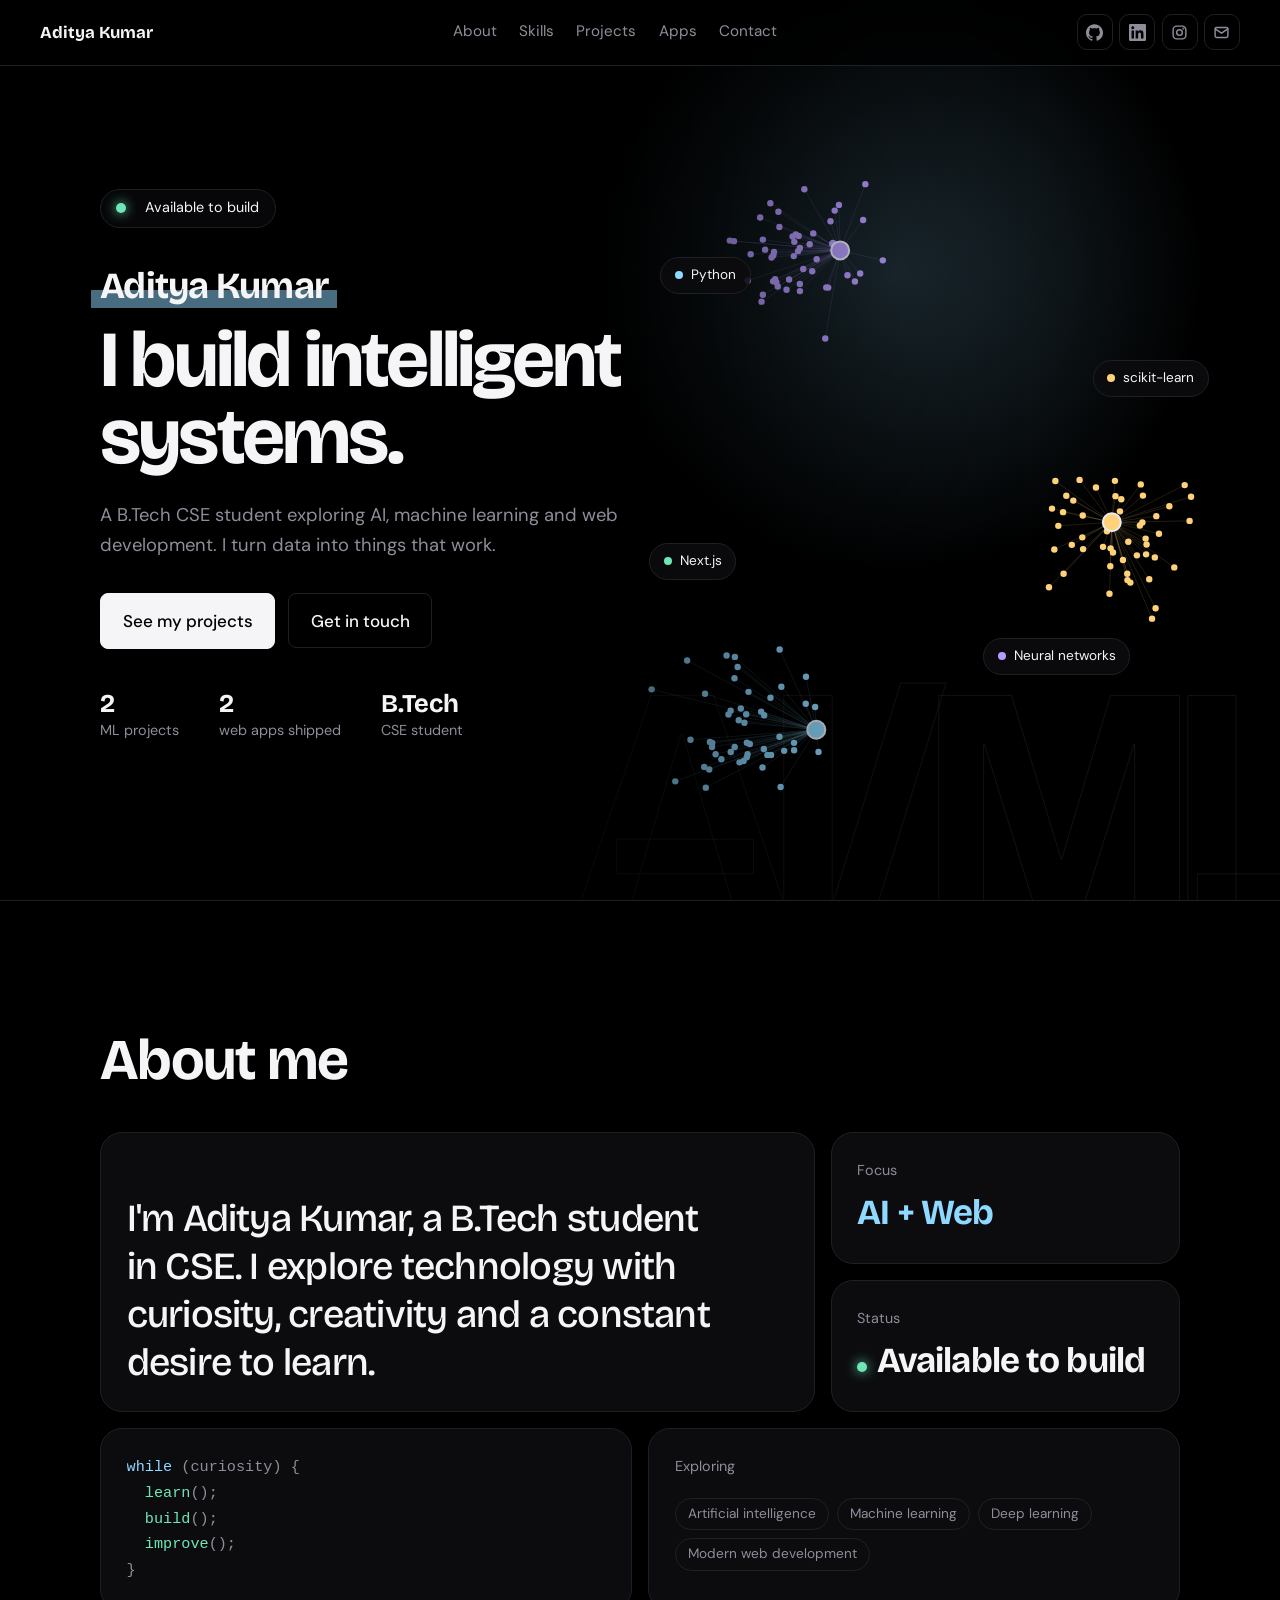
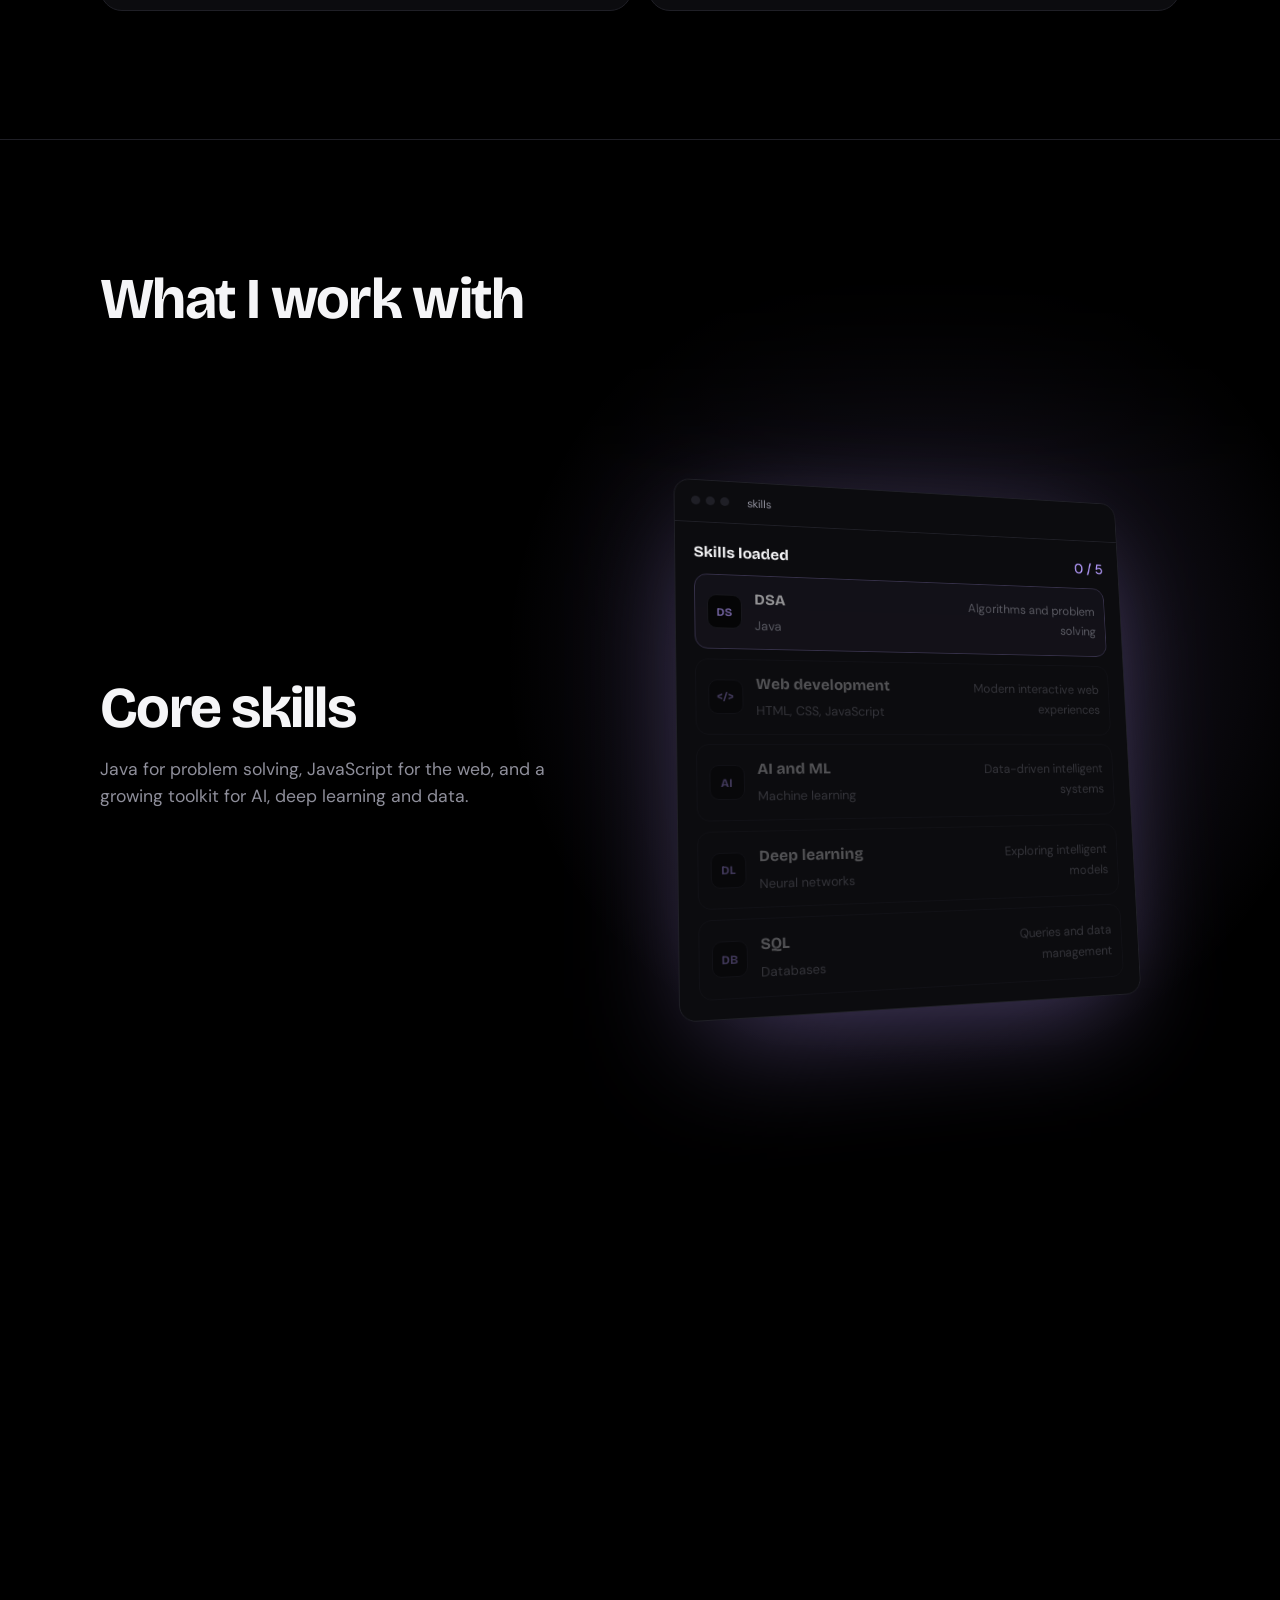
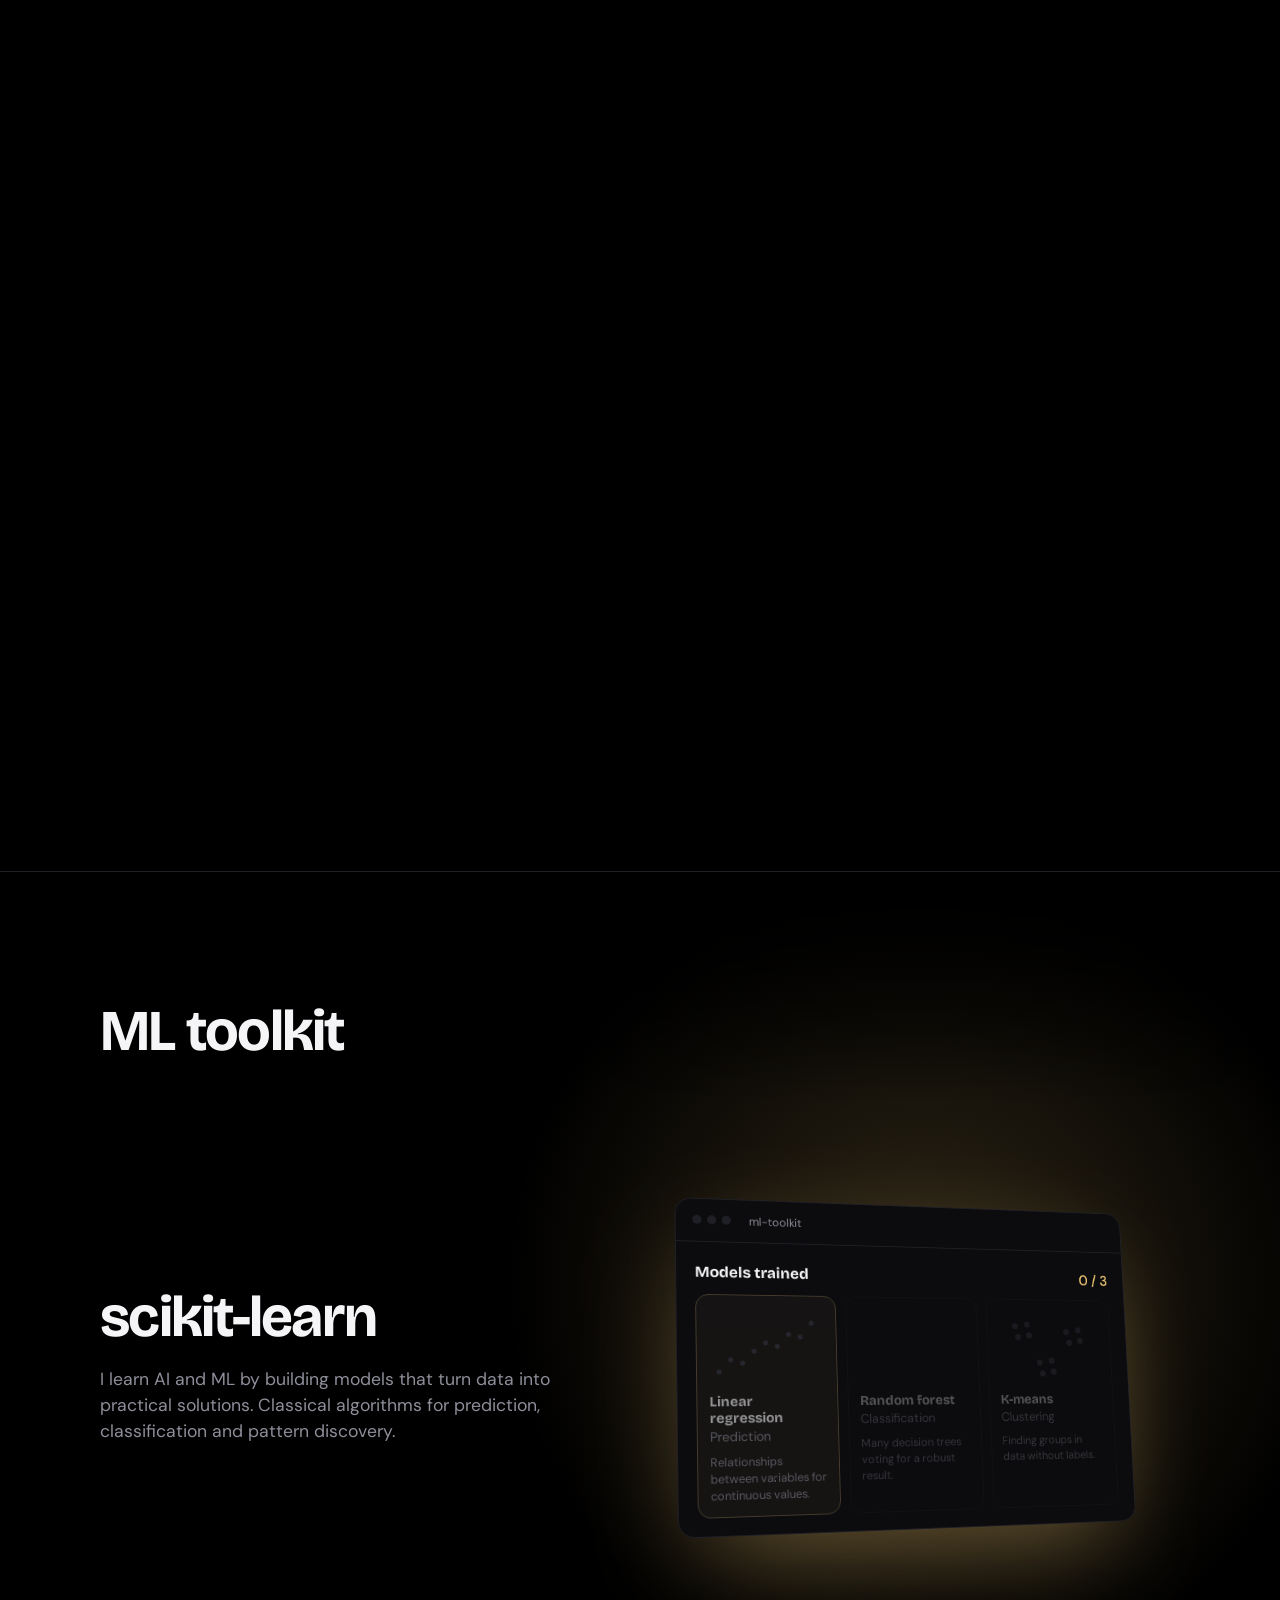
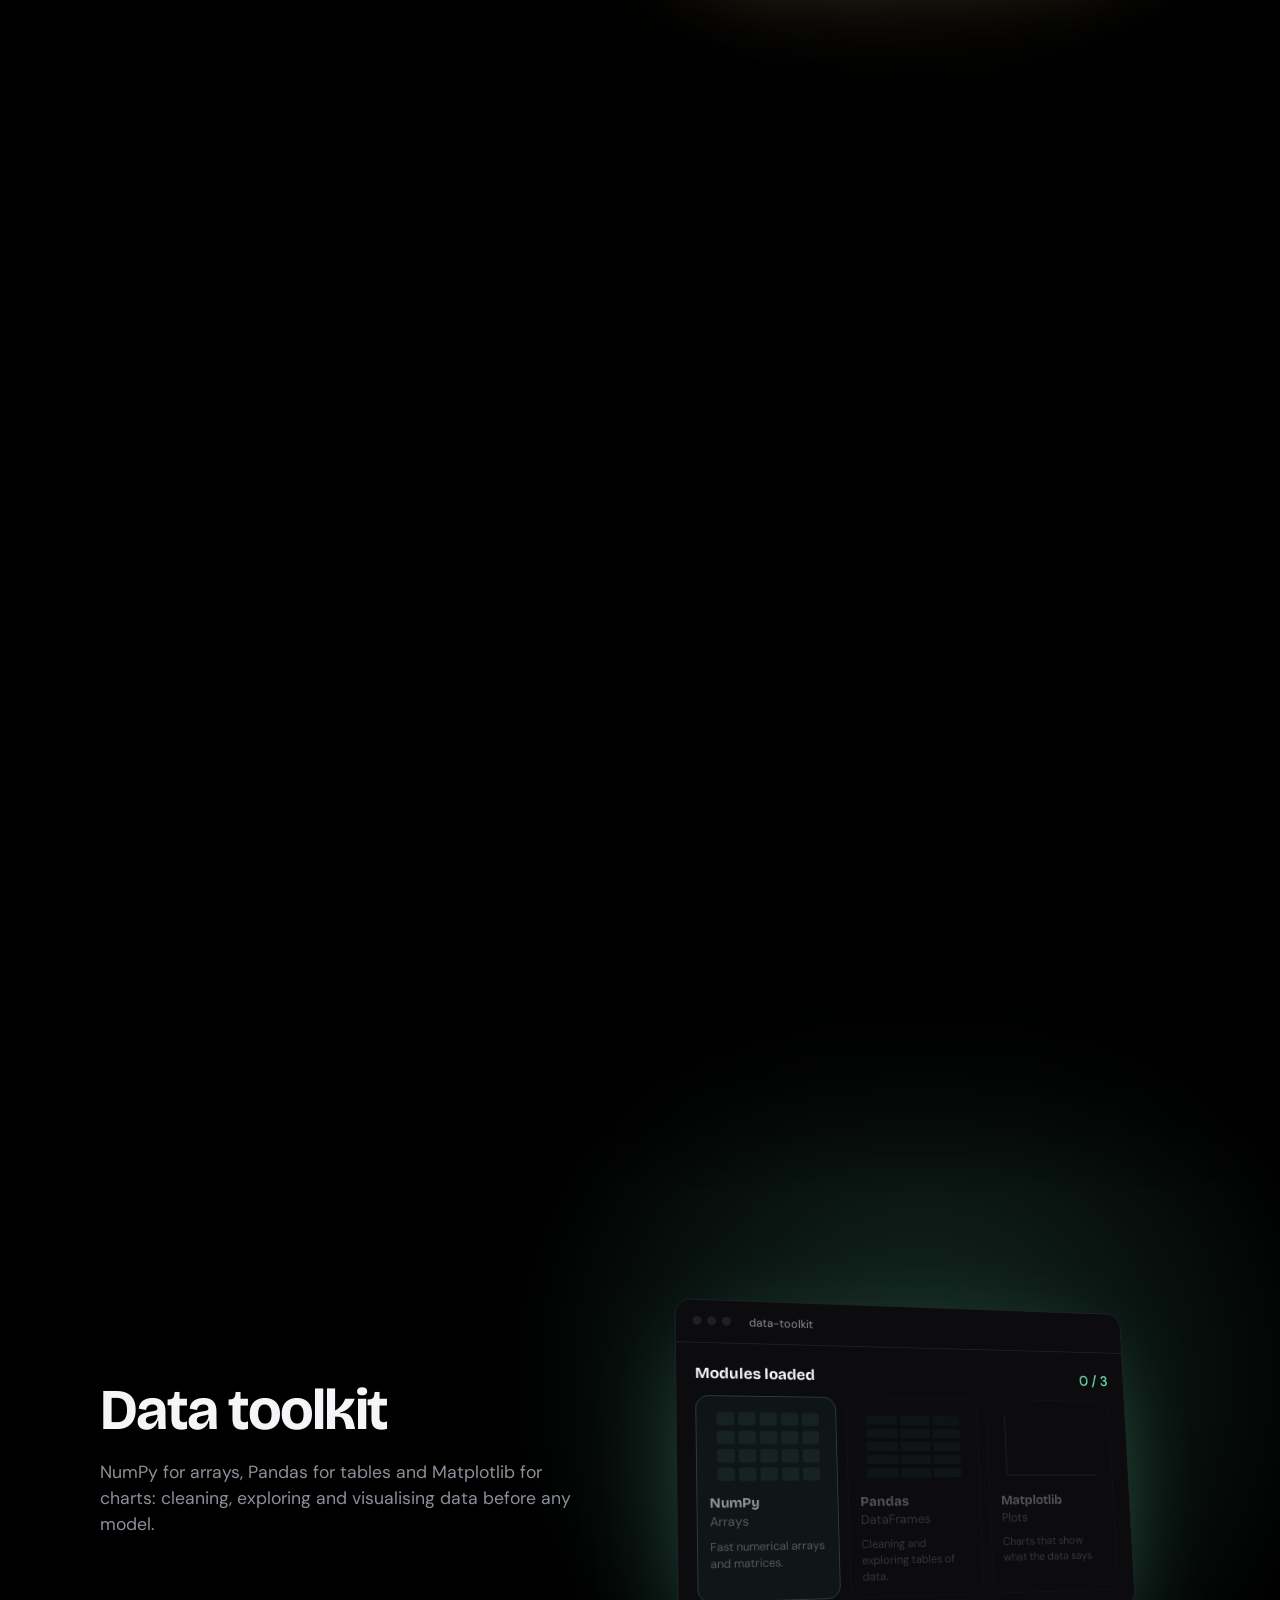
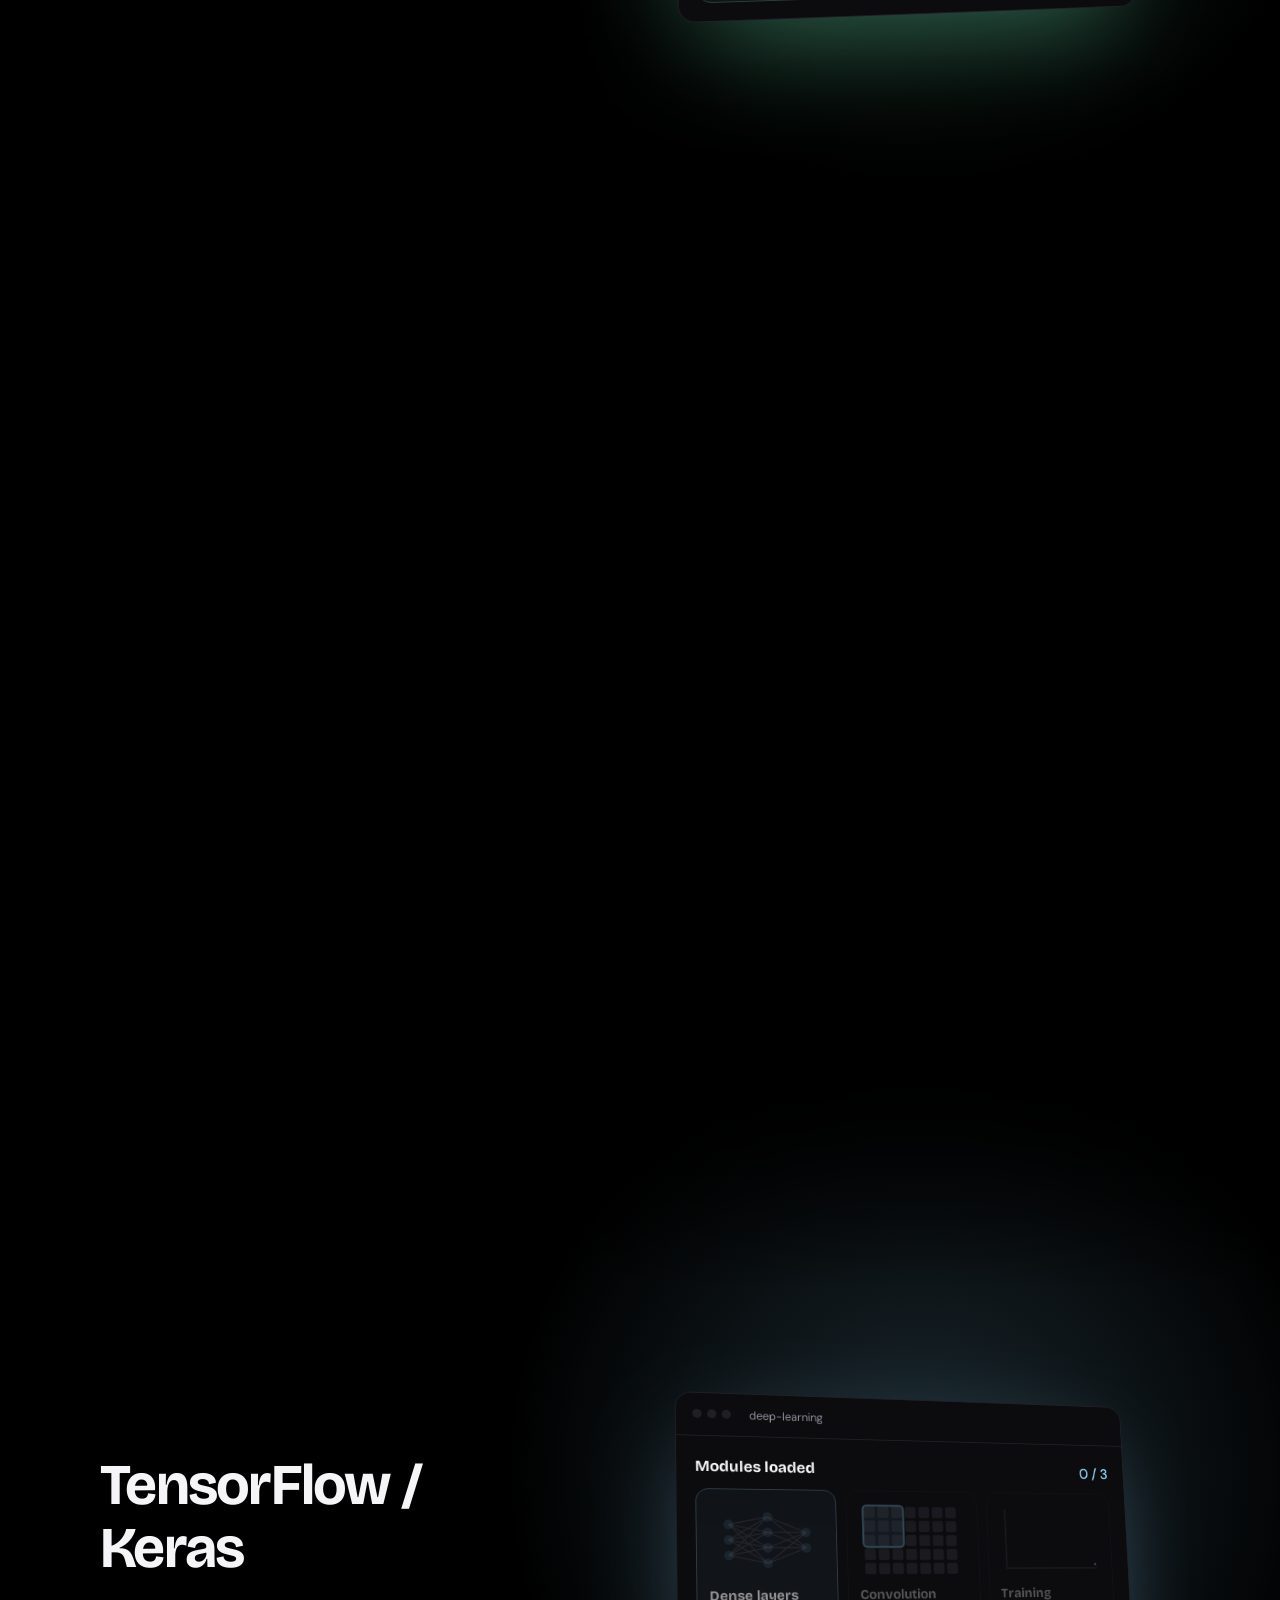
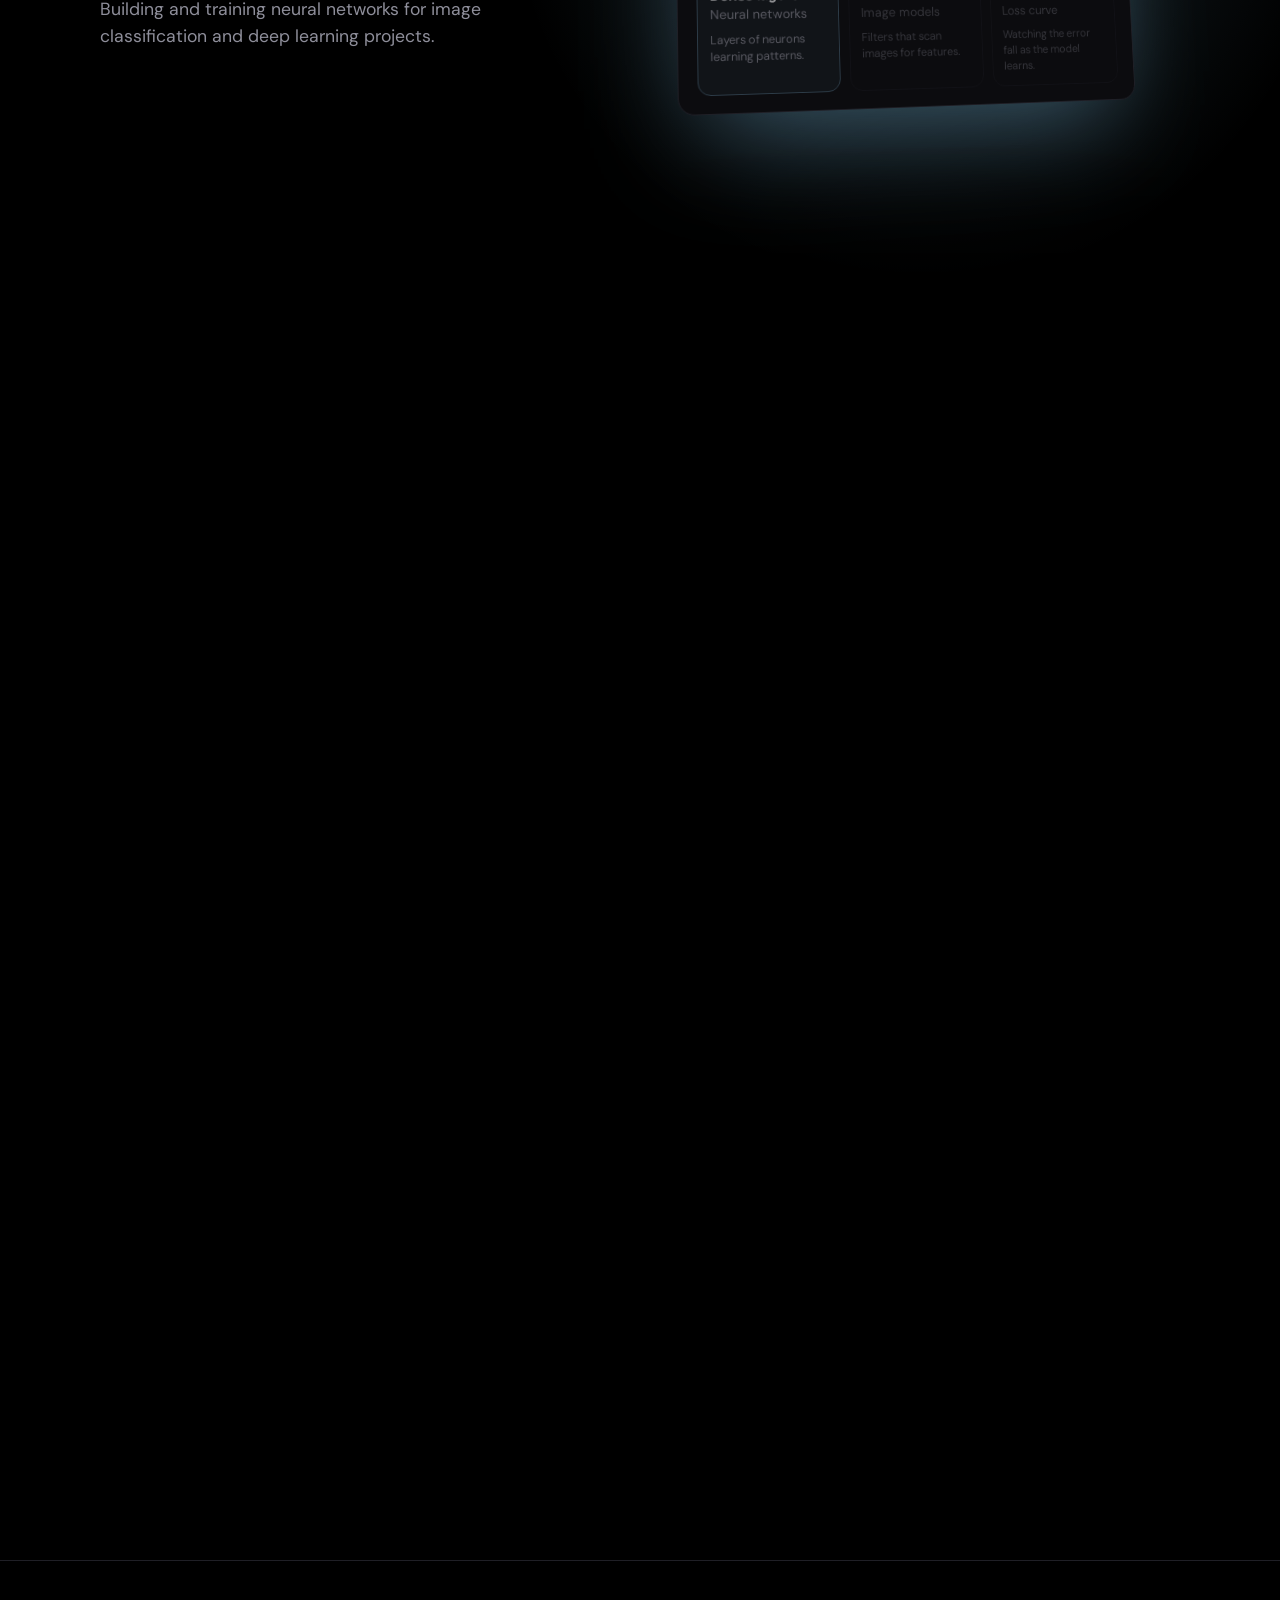
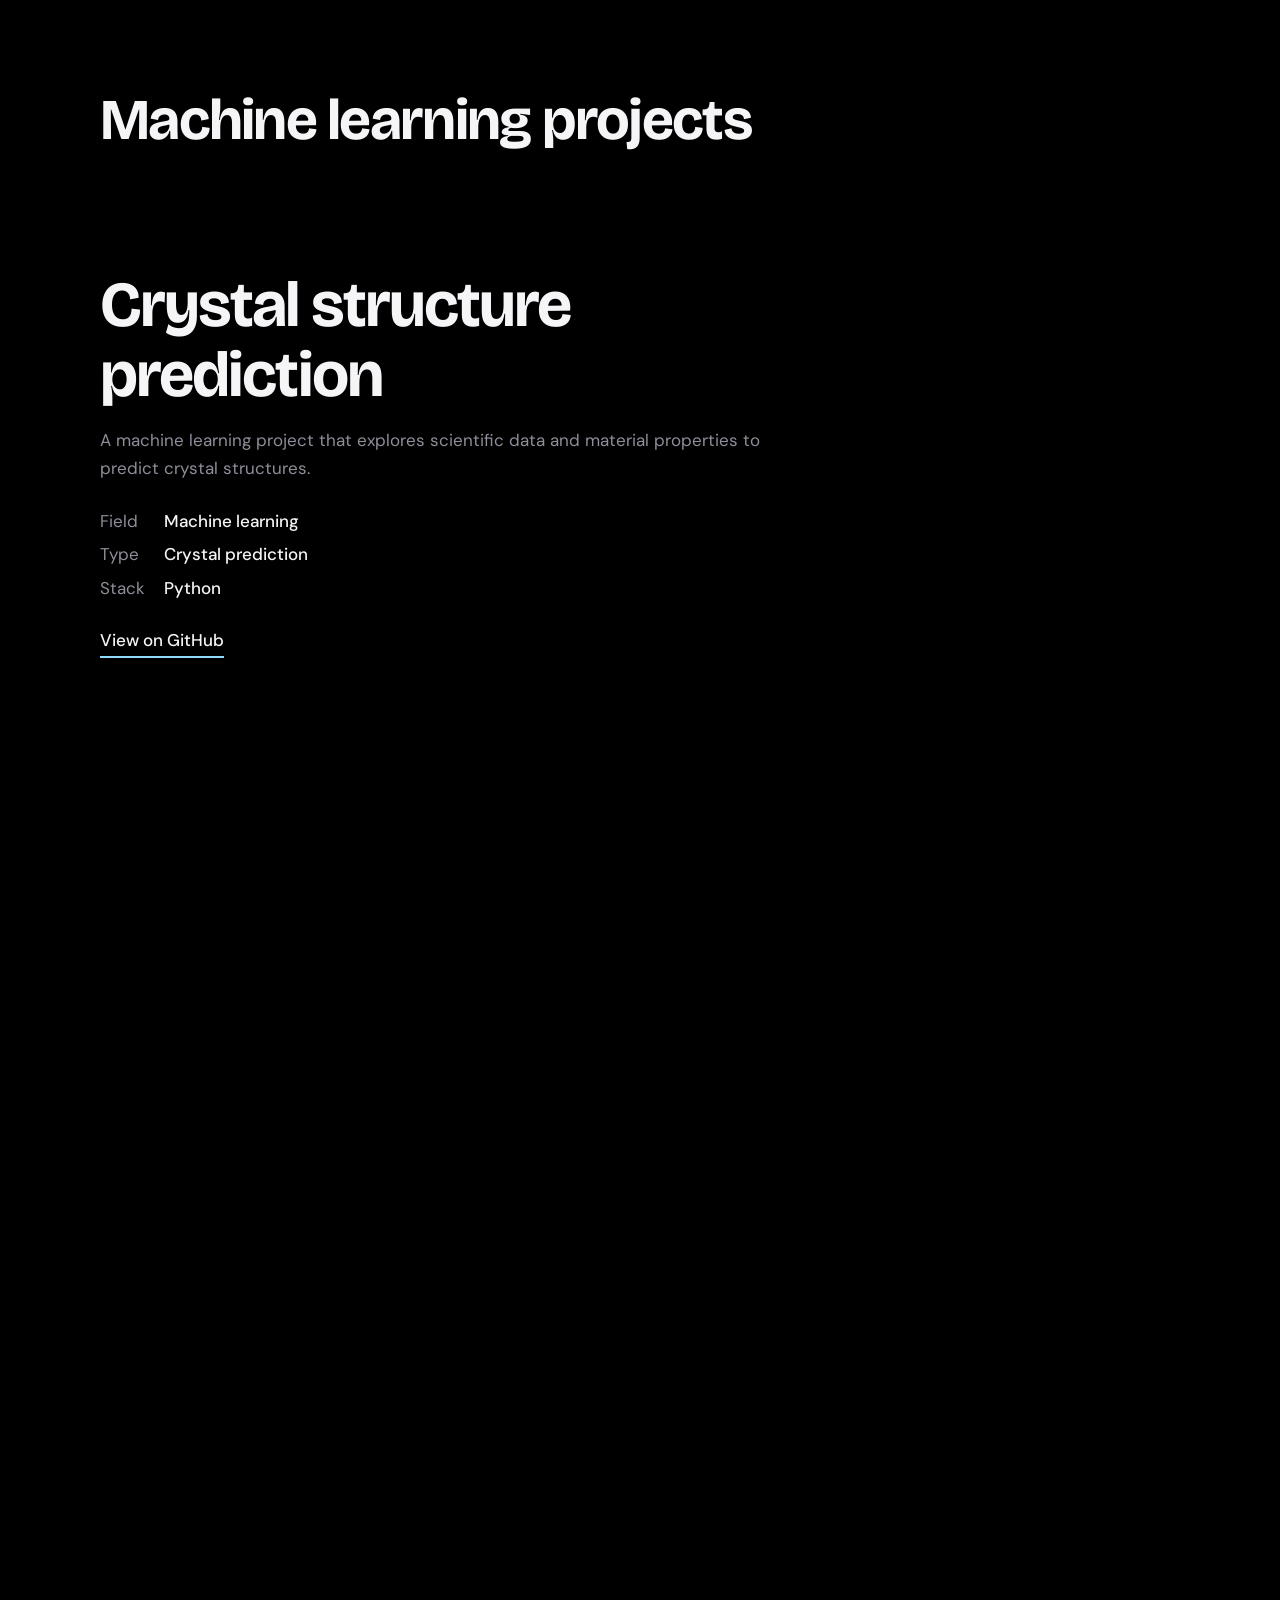
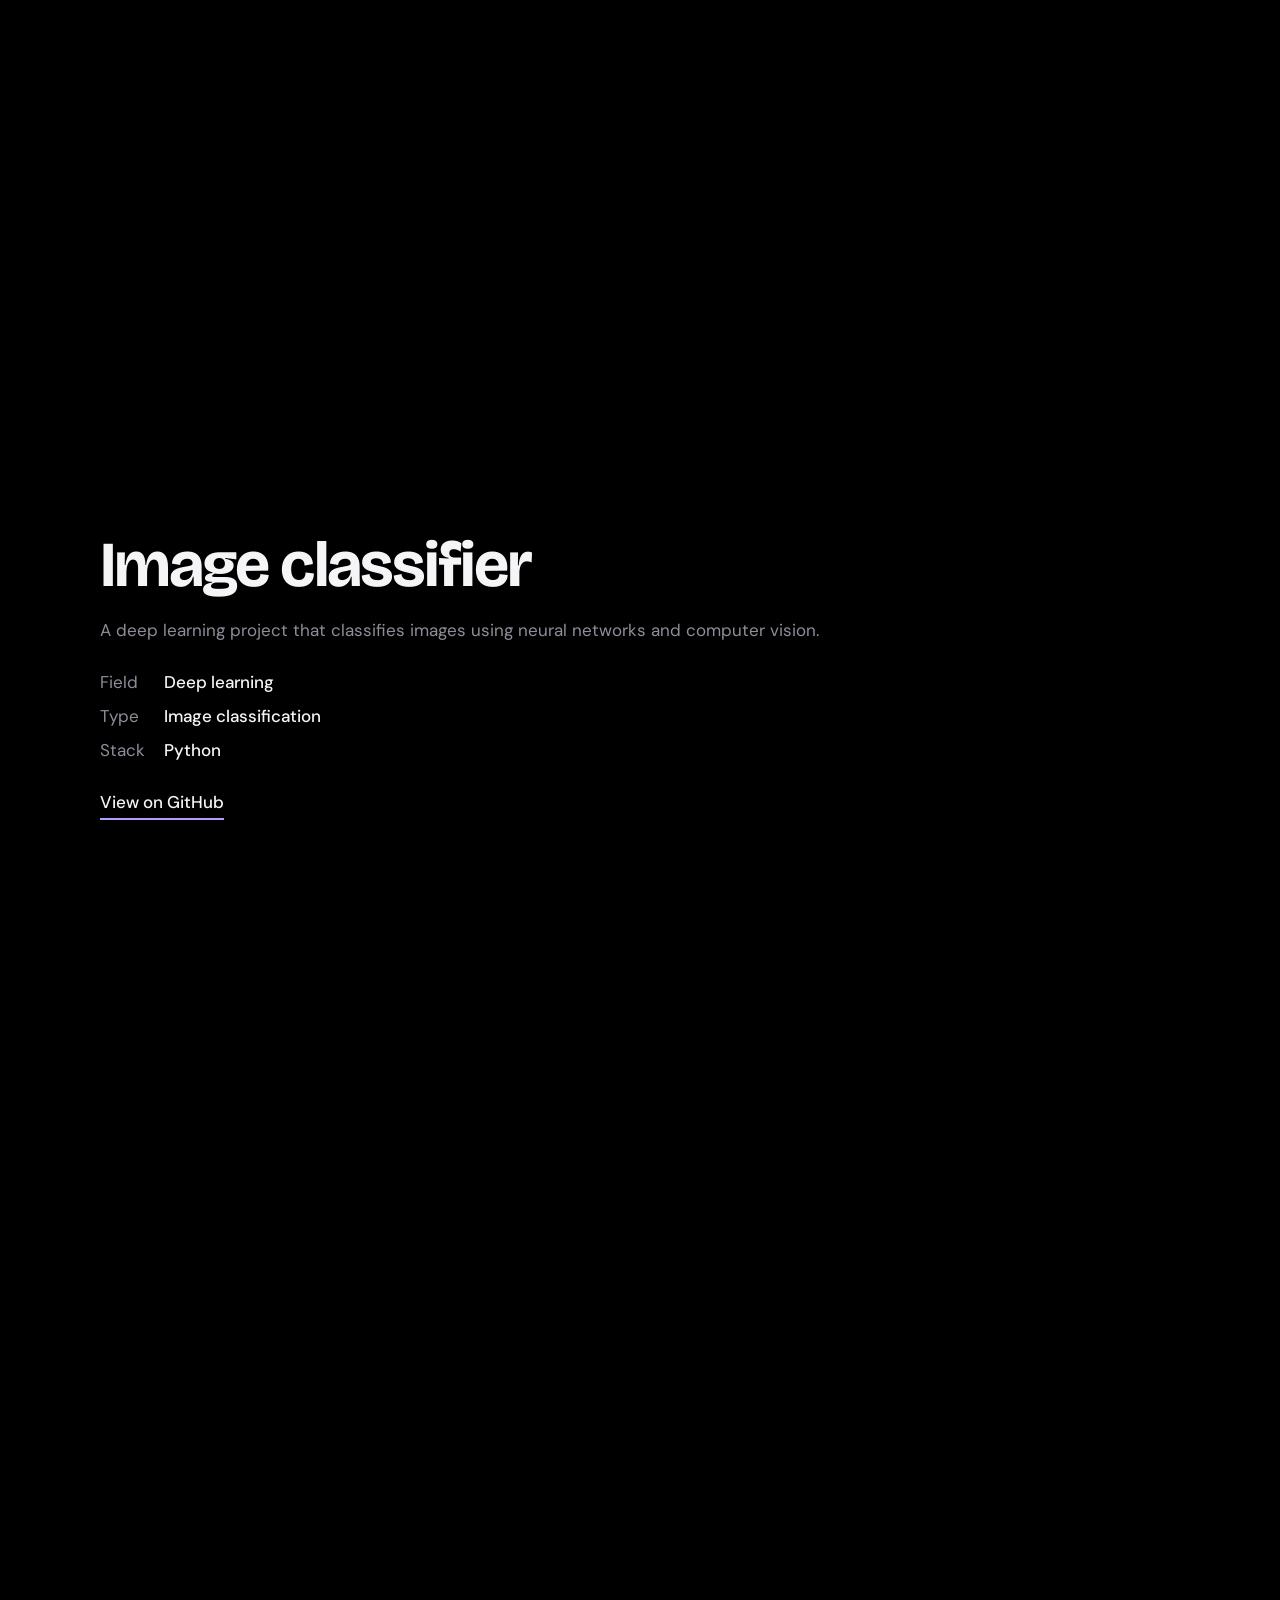
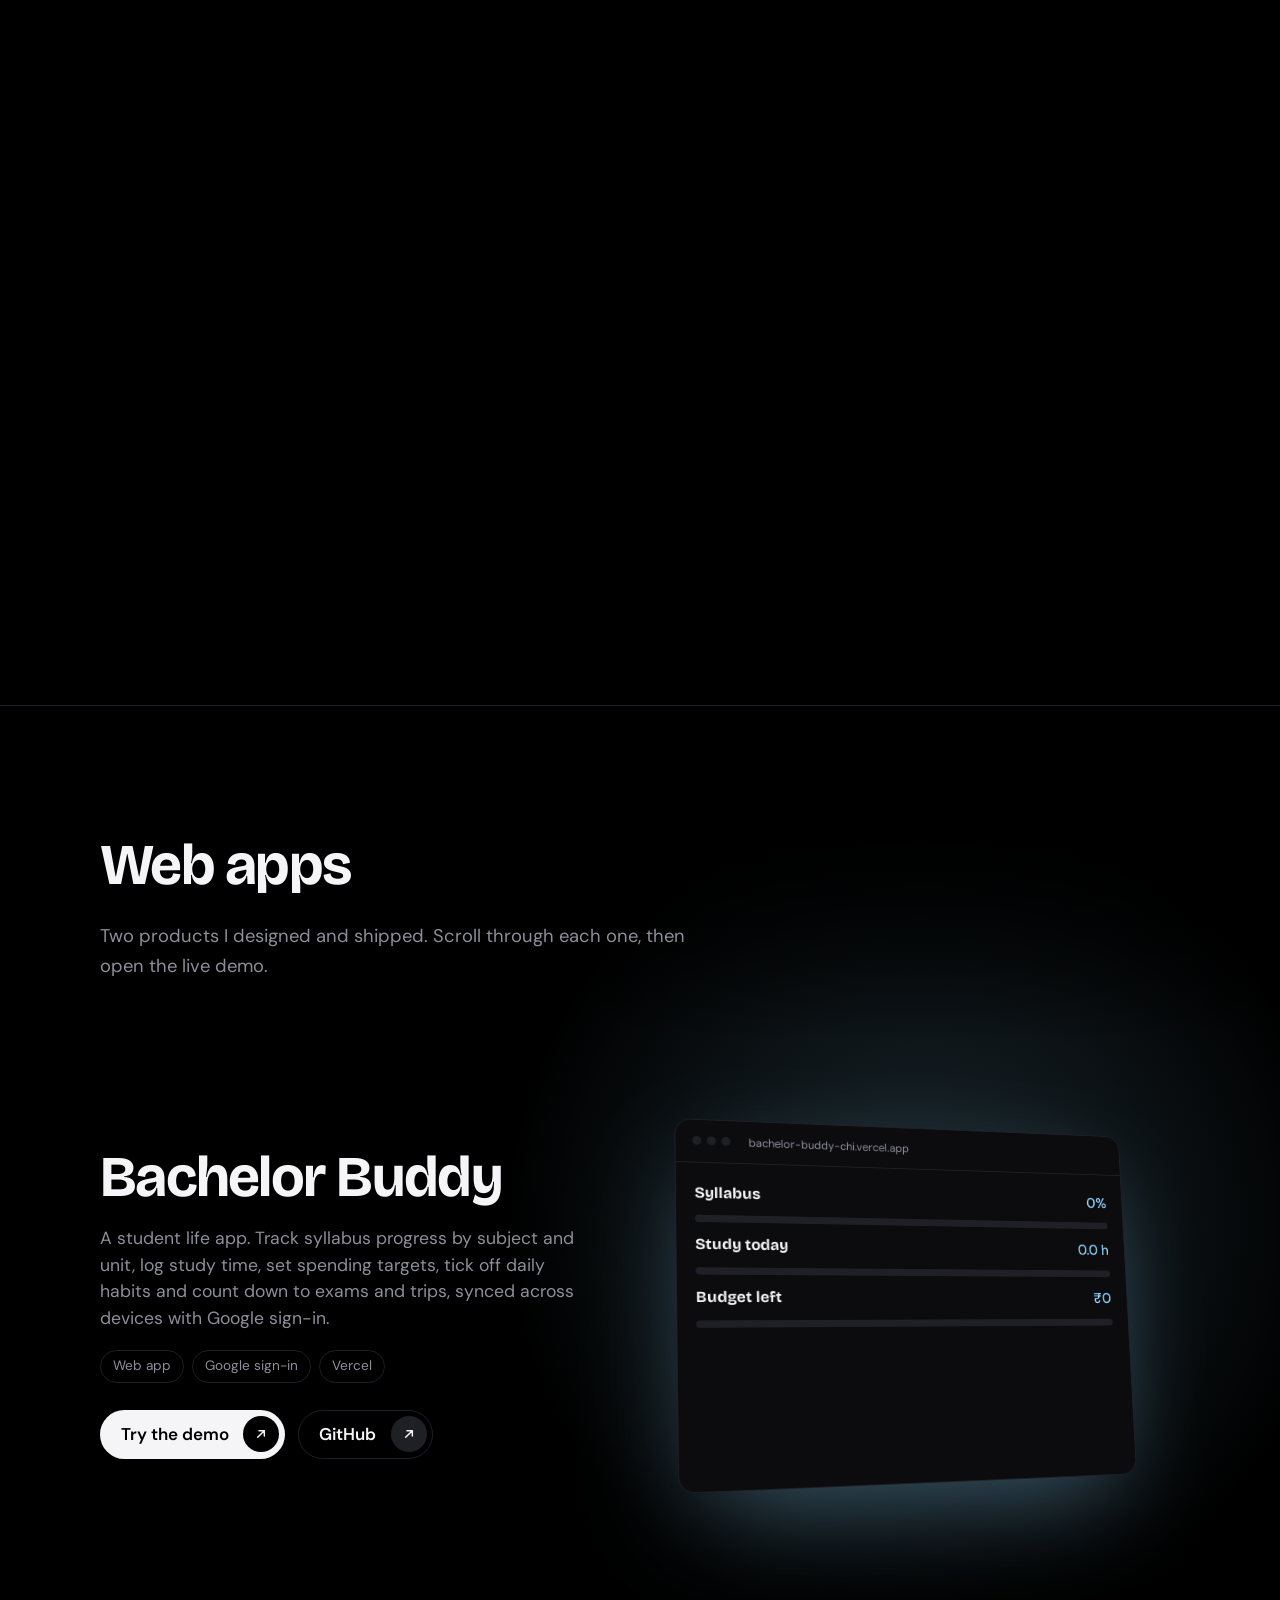
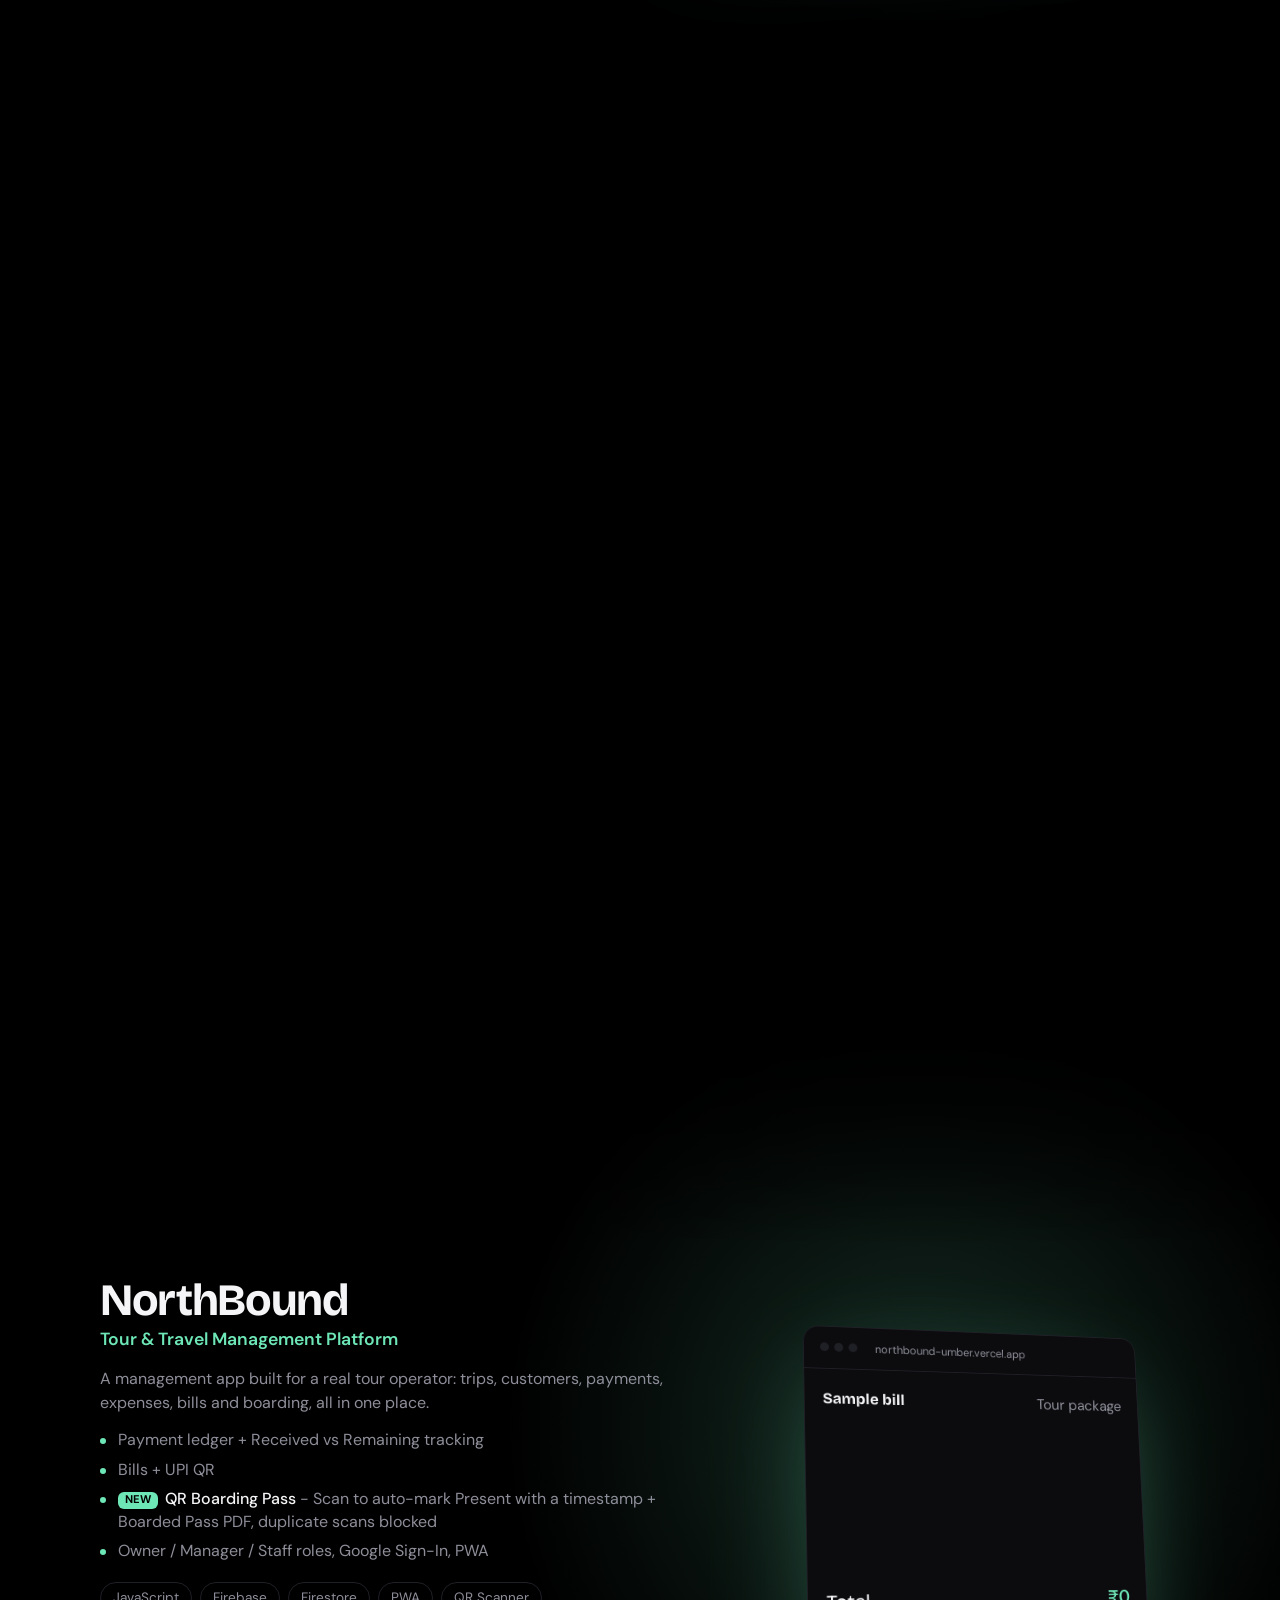
<file: index.html>
<!DOCTYPE html>
<html lang="en">
<head>
<meta charset="utf-8">
<meta name="viewport" content="width=device-width, initial-scale=1, viewport-fit=cover">
<title>Aditya Kumar | AI / ML Developer</title>
<meta name="description" content="Portfolio of Aditya Kumar, a B.Tech CSE student building machine learning, deep learning and web projects.">
<meta property="og:title" content="Aditya Kumar | AI / ML Developer">
<meta property="og:description" content="B.Tech CSE student building machine learning, deep learning and web projects.">
<meta property="og:type" content="website">
<meta name="twitter:card" content="summary">
<meta name="theme-color" content="#000000">
<link rel="icon" href="data:image/svg+xml,<svg xmlns=%22http://www.w3.org/2000/svg%22 viewBox=%220 0 32 32%22><circle cx=%2210%22 cy=%2212%22 r=%225%22 fill=%22%236ea8ff%22/><circle cx=%2222%22 cy=%2212%22 r=%225%22 fill=%22%23f2c14e%22/><circle cx=%2216%22 cy=%2223%22 r=%225%22 fill=%22%235fd3b0%22/></svg>">
<link rel="preconnect" href="https://fonts.googleapis.com">
<link rel="preconnect" href="https://fonts.gstatic.com" crossorigin>
<link href="https://fonts.googleapis.com/css2?family=Bricolage+Grotesque:opsz,wght@12..96,500;12..96,700&family=DM+Sans:wght@400;500&display=swap" rel="stylesheet">
<style>
:root{
  --ink:#000; --ink-2:#0c0c0f; --line:#1f1f26;
  --text:#f5f5f7; --muted:#8e8e9a;
  --blue:#8fd8ff; --amber:#ffd27a; --mint:#6ee7b7; --violet:#b69cff;
  --display:'Bricolage Grotesque',system-ui,sans-serif;
  --body:'DM Sans',system-ui,sans-serif;
  --wrap:1080px;
}
*{box-sizing:border-box;margin:0}
html{scroll-behavior:smooth;scroll-padding-top:72px}
body{background:var(--ink);color:var(--text);font:400 1.0625rem/1.65 var(--body);-webkit-font-smoothing:antialiased}
a{color:inherit;text-decoration:none}
a:focus-visible{outline:2px solid var(--amber);outline-offset:3px;border-radius:4px}
h1,h2,h3{font-family:var(--display);line-height:1.1;letter-spacing:-.02em}
p{color:var(--muted);max-width:60ch}
p+p,p+pre{margin-top:1rem}
strong{color:var(--text);font-weight:500}
.wrap{width:min(var(--wrap),100% - 2.5rem);margin-inline:auto}

/* nav */
.nav{position:fixed;inset:0 0 auto;z-index:10;display:flex;justify-content:space-between;align-items:center;gap:1.5rem;padding:.9rem clamp(1.25rem,4vw,2.5rem);background:rgba(0,0,0,.72);backdrop-filter:blur(12px);border-bottom:1px solid var(--line)}
.brand{font:700 1.05rem var(--display)}
.nav nav{display:flex;gap:1.4rem;overflow-x:auto;font-size:.95rem}
.nav nav a{color:var(--muted);padding:.2rem 0;border-bottom:2px solid transparent;transition:color .2s,border-color .2s;white-space:nowrap}
.nav nav a:hover,.nav nav a[aria-current]{color:var(--text)}
.nav nav a[aria-current]{border-color:var(--amber)}

/* hero */
.hero{position:relative;min-height:100svh;display:grid;align-items:center;overflow:hidden;padding-top:4rem}
h1{font-size:clamp(2.8rem,8.5vw,6rem);font-weight:700;letter-spacing:-.035em;line-height:.98;max-width:11ch}
.lead{font-size:1.15rem;margin-top:1.5rem;max-width:46ch}
.cta{display:flex;flex-wrap:wrap;gap:.8rem;margin-top:2rem}
.btn{display:inline-block;padding:.8rem 1.35rem;border:1px solid var(--line);border-radius:8px;font-weight:500;transition:background .2s,border-color .2s}
.btn:hover{border-color:var(--muted);background:var(--ink-2)}
.btn.primary{background:var(--amber);border-color:var(--amber);color:var(--ink)}
.btn.primary:hover{background:#f6d27a}

/* sections */
section:not(.hero){padding-block:clamp(4.5rem,10vw,8rem);border-top:1px solid var(--line)}
h2{font-size:clamp(1.8rem,4vw,2.7rem);font-weight:700}
h2.big{font-size:clamp(2.2rem,6vw,4.2rem);max-width:14ch}
.split{display:grid;grid-template-columns:minmax(0,1fr) minmax(0,2fr);gap:clamp(2rem,6vw,5rem)}
.split h2{margin-bottom:1rem}

pre{background:var(--ink-2);border:1px solid var(--line);border-radius:10px;padding:1.25rem 1.5rem;font:.95rem/1.7 ui-monospace,SFMono-Regular,Menlo,monospace;color:var(--muted);overflow-x:auto;width:fit-content;max-width:100%}
pre .k{color:var(--blue)} pre .f{color:var(--mint)}

/* rows (skills, toolkit, contact) */
.rows{list-style:none;padding:0;margin-top:2.5rem}
.split .rows{margin-top:0}
.rows li{display:grid;grid-template-columns:1.1fr 1fr 1.4fr;gap:1rem;align-items:baseline;padding:1.3rem 0;border-top:1px solid var(--line)}
.rows li:last-child{border-bottom:1px solid var(--line)}
.rows h3{font-size:1.3rem;transition:color .2s}
.rows li:hover h3{color:var(--amber)}
.tool{color:var(--blue);font-weight:500}
.rows.two li{grid-template-columns:1fr auto;align-items:start}
.rows.two p{margin-top:.4rem}

/* projects */
dl{display:grid;grid-template-columns:auto 1fr;gap:.35rem 1.2rem;margin-bottom:1.2rem}
dt{color:var(--muted)} dd{font-weight:500}
.link{display:inline-block;color:var(--text);font-weight:500;border-bottom:2px solid var(--amber);padding-bottom:2px;transition:color .2s}
.link:hover{color:var(--amber)}

.foot{display:flex;justify-content:space-between;gap:1rem;flex-wrap:wrap;padding-block:2rem;border-top:1px solid var(--line);color:var(--muted);font-size:.9rem}

@media (max-width:800px){
  .split,.project{grid-template-columns:1fr}
  .rows li{grid-template-columns:1fr;gap:.2rem}
  .rows.two li{grid-template-columns:1fr}
  .brand{display:none}
  .nav nav{gap:1.1rem}
}
@media (prefers-reduced-motion:reduce){html{scroll-behavior:auto}*{transition:none!important}}

/* scroll experience */
.progress{position:fixed;inset:0 0 auto;height:3px;z-index:20;background:linear-gradient(90deg,var(--blue),var(--amber),var(--mint));transform:scaleX(0);transform-origin:0 50%}
@keyframes rise{from{opacity:0;transform:translateY(28px)}}
.js .hero-copy>*{animation:rise 1s cubic-bezier(.2,.7,.2,1) both}
.hero-copy>:nth-child(2){animation-delay:.1s}.hero-copy>:nth-child(3){animation-delay:.2s}.hero-copy>:nth-child(4){animation-delay:.3s}
.js .rv{opacity:0;transform:translateY(40px) scale(.98)}
.js .rv.in{opacity:1;transform:none;transition:opacity .9s cubic-bezier(.2,.7,.2,1),transform .9s cubic-bezier(.2,.7,.2,1)}

/* contact tiles */
.tiles{list-style:none;padding:0;display:grid;grid-template-columns:repeat(auto-fit,minmax(min(230px,100%),1fr));gap:1rem;margin-top:3rem}
.tile{--c:var(--text);position:relative;display:flex;flex-direction:column;gap:1.6rem;height:100%;padding:1.5rem;background:var(--ink-2);border:1px solid var(--line);border-radius:18px;overflow:hidden;transition:transform .3s cubic-bezier(.2,.7,.2,1),border-color .3s}
.tile::before{content:"";position:absolute;inset:0;background:radial-gradient(260px circle at var(--mx,50%) var(--my,0),color-mix(in srgb,var(--c) 20%,transparent),transparent 70%);opacity:0;transition:opacity .3s}
.tile::after{content:"\2197";position:absolute;top:1.3rem;right:1.4rem;color:var(--muted);transition:color .3s,transform .3s}
.tile:hover{transform:translateY(-6px);border-color:var(--c)}
.tile:hover::before{opacity:1}
.tile:hover::after{color:var(--c);transform:translate(3px,-3px)}
.t-li{--c:var(--blue)}.t-ig{--c:var(--amber)}.t-ml{--c:var(--mint)}
.logo{position:relative;width:52px;height:52px;display:grid;place-items:center;border-radius:14px;background:var(--ink);border:1px solid var(--line);transition:background .3s,color .3s,border-color .3s}
.logo svg{width:24px;height:24px;fill:currentColor}
.logo svg.s{fill:none;stroke:currentColor;stroke-width:2;stroke-linecap:round;stroke-linejoin:round}
.tile:hover .logo{background:var(--c);border-color:var(--c);color:var(--ink)}
.tile h3{position:relative;font-size:1.25rem}
.tile small{position:relative;display:block;color:var(--muted);font-size:.95rem;overflow-wrap:anywhere}
.foot a:hover{color:var(--text)}
.nav{padding-top:calc(.9rem + env(safe-area-inset-top,0px))}

/* black redesign */
h2{font-size:clamp(2.2rem,5vw,3.6rem);letter-spacing:-.03em}
.btn.primary{background:var(--text);border-color:var(--text)}.btn.primary:hover{background:#fff}
.social{display:flex;gap:.4rem}
.social a{width:36px;height:36px;display:grid;place-items:center;border:1px solid var(--line);border-radius:10px;color:var(--muted);transition:color .25s,background .25s,border-color .25s}
.social a:hover{color:var(--ink);background:var(--text);border-color:var(--text)}
.social svg{width:17px;height:17px;fill:currentColor}
.social svg.s{fill:none;stroke:currentColor;stroke-width:2;stroke-linecap:round;stroke-linejoin:round}
@media (max-width:700px){.nav nav{display:none}.brand{display:block}}

/* 3D project stages */
#projects{padding-bottom:0}
.track{height:260vh;margin-top:clamp(2rem,5vw,4rem)}
.sticky{position:sticky;top:0;height:100svh;box-sizing:border-box;padding-top:4.5rem;display:grid;align-items:center;overflow:hidden}
.sticky::after{content:"";position:absolute;inset:0;pointer-events:none;background:linear-gradient(90deg,#000 8%,rgba(0,0,0,.55) 45%,transparent 78%)}
.scene{position:absolute;inset:0;width:100%;height:100%}
.copy{position:relative;z-index:2}
.copy h3{font-size:clamp(2.2rem,5.5vw,4rem);letter-spacing:-.03em;max-width:12ch;margin-bottom:1rem}
.copy dl{margin:1.5rem 0}
.copy .link{border-color:var(--blue)}
.track[data-scene=scan] .link{border-color:var(--violet)}

/* web apps */
.chrome{display:flex;align-items:center;gap:.4rem;padding:.8rem 1.1rem;border-bottom:1px solid var(--line)}
.chrome i{width:10px;height:10px;border-radius:50%;background:var(--line)}
.chrome span{margin-left:.8rem;font-size:.8rem;color:var(--muted)}
.tags{list-style:none;padding:0;display:flex;flex-wrap:wrap;gap:.5rem;margin-top:1.2rem}
.tags li{padding:.25rem .75rem;border:1px solid var(--line);border-radius:99px;font-size:.85rem;color:var(--muted)}

/* interactive background + app showcases */
.atrack{--p:1;--ac:var(--blue);height:240vh;margin-top:clamp(2rem,5vw,4rem)}
.atrack[data-theme=mint]{--ac:var(--mint)}
.asticky{position:sticky;top:0;height:100svh;box-sizing:border-box;padding-top:4.5rem;display:grid;align-items:center}
.aglow{position:absolute;inset:0;pointer-events:none;background:radial-gradient(640px circle at var(--mx,72%) var(--my,45%),color-mix(in srgb,var(--ac) 18%,transparent),transparent 65%)}
.acols{position:relative;display:grid;grid-template-columns:minmax(0,1fr) minmax(0,1.1fr);gap:clamp(1.5rem,5vw,4rem);align-items:center}
.atrack .link,.atrack .btn.primary:hover{border-color:var(--ac)}
.device{background:var(--ink-2);border:1px solid var(--line);border-radius:18px;overflow:hidden;box-shadow:0 40px 120px -30px color-mix(in srgb,var(--ac) 40%,transparent);transform:perspective(1200px) rotateY(calc(16deg - var(--p)*28deg + var(--tx,0)*8deg)) rotateX(calc(7deg - var(--p)*9deg - var(--ty,0)*6deg)) scale(calc(.88 + var(--p)*.12));transition:transform .12s linear}
.screen{padding:1.5rem;display:grid;gap:.8rem}
.mrow,.ln,.total{display:flex;justify-content:space-between;gap:1rem}
.mrow b,.total{font-family:var(--display)}
.num{color:var(--ac);font-weight:500}
.muted{color:var(--muted)}
.bar{height:8px;border-radius:99px;background:var(--line);overflow:hidden}
.bar u{display:block;height:100%;width:calc(var(--p)*var(--w)*100%);border-radius:inherit;background:var(--ac)}
.checks{list-style:none;padding:0;display:grid;gap:.5rem}
.checks li,.chip,.ln,.stamp{--k:clamp(0,calc((var(--p) - var(--t,0))*8),1);opacity:var(--k);transform:translateY(calc((1 - var(--k))*12px))}
.checks li::before{content:"";display:inline-block;width:14px;height:14px;margin-right:.6rem;border-radius:4px;background:var(--ac);vertical-align:-2px}
.chip{justify-self:start;padding:.3rem .8rem;border:1px solid var(--ac);border-radius:99px;font-size:.85rem;color:var(--ac)}
.ln{padding:.6rem 0;border-bottom:1px solid var(--line)}
.total{font-size:1.4rem;padding-top:.4rem}
.stamp{justify-self:start;margin-top:.4rem;padding:.4rem 1rem;border:2px solid var(--ac);border-radius:8px;color:var(--ac);font-weight:700;transform:rotate(-4deg) scale(calc(1.3 - var(--k)*.3))}
@media (max-width:800px){.acols{grid-template-columns:1fr;gap:1.25rem}.atrack{height:200vh}.copy h3{font-size:2rem;margin-bottom:.5rem}.copy p{font-size:.95rem}.screen{padding:1rem;gap:.55rem}}

/* about bento */
.bento{display:grid;grid-template-columns:repeat(6,1fr);gap:1rem;margin-top:2.5rem}
.cell{--mx:50%;--my:0;position:relative;overflow:hidden;padding:1.6rem;background:var(--ink-2);border:1px solid var(--line);border-radius:22px;transition:border-color .3s}
.cell::before{content:"";position:absolute;inset:0;background:radial-gradient(300px circle at var(--mx) var(--my),rgba(143,216,255,.13),transparent 70%);opacity:0;transition:opacity .3s}
.cell:hover{border-color:#34343f}.cell:hover::before{opacity:1}
.cell>*{position:relative}
.cell small{display:block;color:var(--muted);font-size:.9rem}
.cell b{display:block;margin-top:.7rem;font:700 clamp(1.5rem,3vw,2.2rem)/1.1 var(--display);letter-spacing:-.025em}
.c-main{grid-column:span 4;grid-row:span 2;display:flex;align-items:flex-end;min-height:280px}
.c-main p{font:500 clamp(1.5rem,3vw,2.4rem)/1.25 var(--display);letter-spacing:-.02em;color:var(--text);max-width:24ch}
.c-focus{grid-column:span 2}.c-focus b{color:var(--blue)}
.c-open{grid-column:span 2}
.c-code{grid-column:span 3;display:flex;align-items:center}
.c-code pre{border:0;background:none;padding:0}
.c-stack{grid-column:span 3}
.dot{display:inline-block;width:10px;height:10px;margin-right:.6rem;border-radius:50%;background:var(--mint);box-shadow:0 0 12px var(--mint)}
@media (max-width:800px){.bento{grid-template-columns:1fr}.bento>.cell{grid-column:auto;grid-row:auto}.c-main{min-height:200px}}

/* cursor glow: follows the pointer, changes colour per section, never animates on its own */
@property --glow{syntax:'<color>';inherits:true;initial-value:#8fd8ff}
#bg{position:fixed;left:0;top:0;width:640px;height:640px;margin:-320px 0 0 -320px;z-index:-1;pointer-events:none;border-radius:50%;background:radial-gradient(circle,color-mix(in srgb,var(--glow) 20%,transparent),transparent 68%);transform:translate(var(--gx,70vw),var(--gy,30vh));transition:transform .35s cubic-bezier(.2,.7,.2,1),--glow .9s}

/* skills + ML toolkit showcases */
.atrack[data-theme=violet]{--ac:var(--violet)}
.atrack[data-theme=amber]{--ac:var(--amber)}
.srow,.mini{border:1px solid var(--line);border-radius:14px;--k:clamp(0,calc((var(--p) - var(--t) + .15)*8),1);--a:clamp(0,calc(1 - max(var(--p) - var(--t),var(--t) - var(--p))*5),1);--d:clamp(0,calc((var(--p) - var(--t) + .1)*3),1);opacity:calc(.3 + var(--k)*.7);background:color-mix(in srgb,var(--ac) calc(var(--a)*14%),transparent);border-color:color-mix(in srgb,var(--ac) calc(var(--a)*70%),var(--line))}
.srow{display:grid;grid-template-columns:auto 1fr auto;gap:.9rem;align-items:center;padding:.8rem}
.srow i{width:38px;height:38px;display:grid;place-items:center;border-radius:10px;background:var(--ink);border:1px solid var(--line);font:700 .8rem var(--display);font-style:normal;color:var(--ac)}
.srow b{display:block;font-family:var(--display)}
.srow small,.srow span,.mini small,.mini p{color:var(--muted)}
.srow span{font-size:.9rem;text-align:right;max-width:18ch}
.minis{display:grid;grid-template-columns:repeat(3,1fr);gap:.7rem}
.mini{padding:.8rem}
.mini svg{width:100%;display:block;margin-bottom:.6rem}
.mini b{display:block;font:700 .95rem var(--display)}
.mini small{display:block;margin-bottom:.4rem}
.mini p{font-size:.8rem;line-height:1.4}
.pt{fill:#3a3a46}
.ln2{fill:none;stroke:var(--ac);stroke-width:2.5;stroke-linecap:round;stroke-dasharray:1;stroke-dashoffset:calc(1 - var(--d))}
.bar2{fill:var(--ac);transform-box:fill-box;transform-origin:50% 100%;transform:scaleY(clamp(0,calc(var(--d)*1.6 - var(--s,0)),1))}
.cc{opacity:var(--d)}.c1{fill:var(--blue)}.c2{fill:var(--amber)}.c3{fill:var(--violet)}
@media (max-width:800px){.srow span,.mini p{display:none}.srow{padding:.55rem}.mini{padding:.5rem}}

/* front page */
.hero{padding-top:5rem;padding-bottom:3rem}
.hero-grid{position:relative;z-index:2;display:grid;grid-template-columns:minmax(0,1.05fr) minmax(0,1fr);gap:clamp(2rem,5vw,4rem);align-items:center}
.hero h1{font-size:clamp(2.6rem,6.2vw,5.2rem)}
.hero-copy{transform:translateY(calc(var(--p,0)*60px));opacity:calc(1 - var(--p,0)*1.6)}
.hero-copy>:nth-child(5){animation-delay:.4s}
.pill{display:inline-flex;align-items:center;gap:.6rem;margin-bottom:1.4rem;padding:.4rem .95rem;border:1px solid var(--line);border-radius:99px;background:rgba(12,12,15,.6);color:var(--text);font-size:.9rem}
.stats{list-style:none;display:flex;flex-wrap:wrap;gap:1.5rem 2.5rem;margin-top:2.5rem;padding:0}
.stats li{color:var(--muted);font-size:.9rem}
.stats b{display:block;color:var(--text);font:700 1.6rem var(--display)}
.ghost{position:absolute;right:-2vw;bottom:-3vw;z-index:1;font:700 clamp(9rem,26vw,24rem)/.8 var(--display);letter-spacing:-.06em;color:transparent;-webkit-text-stroke:1px rgba(255,255,255,.07);pointer-events:none;user-select:none}
.hero-card{position:relative;transform:translateY(calc(var(--p,0)*-50px)) scale(calc(1 - var(--p,0)*.08));opacity:calc(1 - var(--p,0)*1.4)}
.js .hero-card{animation:rise 1.1s .25s cubic-bezier(.2,.7,.2,1) both}
.fl{position:absolute;z-index:3;padding:.4rem .85rem;border:1px solid var(--line);border-radius:99px;background:rgba(12,12,15,.85);backdrop-filter:blur(8px);font-size:.85rem;transform:translate(calc(var(--tx,0)*var(--z)*1px),calc(var(--ty,0)*var(--z)*1px));transition:transform .2s ease-out}
.fl::before{content:"";display:inline-block;width:8px;height:8px;margin-right:.5rem;border-radius:50%;background:var(--c)}
.f1{top:-1.2rem;left:-1.5rem}.f2{top:22%;right:-1.8rem}.f3{bottom:20%;left:-2.2rem}.f4{bottom:-1.2rem;right:10%}
@media (max-width:800px){.hero-grid{grid-template-columns:1fr}.fl{display:none}.hero{padding-top:6rem}}

/* contact popup */
dialog{width:min(560px,calc(100% - 2rem));max-height:90svh;padding:0;border:1px solid var(--line);border-radius:24px;background:var(--ink-2);color:var(--text);box-shadow:0 40px 120px -20px rgba(143,216,255,.25);overflow:auto}
dialog::backdrop{background:rgba(0,0,0,.72);backdrop-filter:blur(8px)}
dialog[open]{animation:pop .35s cubic-bezier(.2,.7,.2,1)}
@keyframes pop{from{opacity:0;transform:translateY(16px) scale(.96)}}
html:has(dialog[open]){overflow:hidden}
.dbox{position:relative;padding:clamp(1.25rem,4vw,2rem)}
.dbox h3{font-size:1.8rem;margin-bottom:.5rem}
.dbox .tiles{grid-template-columns:repeat(2,1fr);margin-top:1.5rem}
.dclose{position:absolute;top:.9rem;right:1rem;width:36px;height:36px;border:1px solid var(--line);border-radius:10px;background:none;color:var(--muted);font-size:1.3rem;line-height:1;cursor:pointer;transition:color .2s,background .2s}
.dclose:hover{color:var(--ink);background:var(--text)}
@media (max-width:480px){.dbox .tiles{grid-template-columns:1fr}}

/* stages: gaps are trimmed by js/interactive.js; headings stay above pinned stages */
section:not(.hero) h2,section:not(.hero) .lead{position:relative;z-index:3}
.aglow{-webkit-mask-image:linear-gradient(transparent,#000 25%,#000 75%,transparent);mask-image:linear-gradient(transparent,#000 25%,#000 75%,transparent)}

/* hero: K-means background and highlighted name */
#cluster{position:absolute;inset:0;width:100%;height:100%}
.hero::after{content:"";position:absolute;inset:0;z-index:1;pointer-events:none;background:linear-gradient(90deg,#000 10%,rgba(0,0,0,.55) 48%,transparent 80%)}
.hero-card{min-height:clamp(260px,32vw,380px)}
.name{margin-bottom:.9rem;color:var(--text);font:700 clamp(1.5rem,3vw,2.3rem)/1.1 var(--display);letter-spacing:-.02em}
.name mark{margin-left:-.25em;padding:0 .25em;color:var(--text);background:linear-gradient(transparent 60%,rgba(143,216,255,.5) 60%);-webkit-box-decoration-break:clone;box-decoration-break:clone}
.hero-copy>:nth-child(6){animation-delay:.5s}

/* web app stages: fit below the top bar on any screen */
.atrack .copy h3{font-size:clamp(1.8rem,min(5.5vw,6.5vh),3.6rem)}
.atrack .copy p{font-size:clamp(.92rem,2.1vh,1.1rem);line-height:1.5}
.atrack .screen{padding:clamp(.8rem,2.2vh,1.5rem);gap:clamp(.4rem,1.2vh,.8rem)}
.atrack .cta{margin-top:clamp(1rem,3vh,2rem)}
@media (max-width:800px){.atrack .tags,.chip,.checks li:nth-child(3){display:none}.hero::after{background:linear-gradient(180deg,rgba(0,0,0,.88),rgba(0,0,0,.5))}}

/* demo and GitHub buttons */
.go{display:inline-flex;align-items:center;gap:.9rem;padding:.35rem .35rem .35rem 1.3rem;border-radius:99px;background:var(--text);color:var(--ink);font-weight:600;transition:background .25s,transform .25s}
.go:hover{background:#fff;transform:translateY(-2px)}
.go i{display:grid;place-items:center;width:36px;height:36px;border-radius:50%;background:var(--ink);color:var(--text);transition:transform .3s cubic-bezier(.2,.7,.2,1),background .3s,color .3s}
.go:hover i{background:var(--ac);color:var(--ink);transform:rotate(45deg)}
.go svg{width:16px;height:16px;fill:none;stroke:currentColor;stroke-width:2.2;stroke-linecap:round;stroke-linejoin:round}
.go.alt{background:transparent;color:var(--text);border:1px solid var(--line)}
.go.alt:hover{background:var(--ink);border-color:var(--ac)}
.go.alt i{background:var(--line)}

/* extra toolkit visuals */
.cell2{fill:var(--ac);opacity:clamp(.12,calc(var(--d)*2 - var(--s,0)),1)}
.nd{fill:var(--ac);opacity:clamp(.15,calc(var(--d)*2.2 - var(--s,0)),1)}
.ax{fill:none;stroke:#3a3a46;stroke-width:1.5}
.flt{fill:color-mix(in srgb,var(--ac) 22%,transparent);stroke:var(--ac);stroke-width:2;transform:translate(calc(var(--d)*60px),calc(var(--d)*30px))}

/* NorthBound card text */
.sub{margin:-.4rem 0 .8rem;color:var(--ac);font-weight:600;font-size:clamp(.95rem,2.2vh,1.1rem)}
.hl{list-style:none;padding:0;margin:.9rem 0 0;display:grid;gap:.45rem;font-size:clamp(.85rem,1.9vh,1rem);line-height:1.4;color:var(--muted)}
.hl li{position:relative;padding-left:1.1rem}
.hl li::before{content:"";position:absolute;left:0;top:.55em;width:6px;height:6px;border-radius:50%;background:var(--ac)}
.hl b{color:var(--text);font-weight:500}
.new{display:inline-block;margin-right:.45rem;padding:.05rem .45rem;border-radius:6px;background:var(--ac);color:var(--ink);font-size:.7em;font-weight:700;vertical-align:.1em}
.impact{margin-top:.9rem;color:var(--text);font-size:clamp(.85rem,1.9vh,1rem);line-height:1.4}
.impact b{color:var(--ac)}

/* NorthBound card: keeps its animated window */
.atrack[data-compact] .acols{grid-template-columns:minmax(0,1.4fr) minmax(0,.9fr)}
.atrack[data-compact] .copy h3{font-size:clamp(1.8rem,min(4.2vw,5vh),2.8rem);margin-bottom:.4rem}
.atrack[data-compact] .copy p{font-size:clamp(.85rem,1.9vh,1rem)}
.atrack[data-compact] .cta{margin-top:clamp(.8rem,2vh,1.2rem)}
@media (max-width:800px){
  .atrack[data-compact]{height:auto}
  .atrack[data-compact] .asticky{position:static;height:auto;padding:3rem 0}
  .atrack[data-compact] .acols{grid-template-columns:1fr}
  .atrack[data-compact] .tags{display:flex}
}
</style>
</head>
<body>
<div class="progress" aria-hidden="true"></div>
<div id="bg" aria-hidden="true"></div>

<header class="nav">
  <a class="brand" href="#home">Aditya Kumar</a>
  <nav aria-label="Main"><a href="#about">About</a><a href="#skills">Skills</a><a href="#projects">Projects</a><a href="#apps">Apps</a><a href="#contact">Contact</a></nav>
  <div class="social"><a href="https://github.com/aditya5393" aria-label="GitHub" title="GitHub" target="_blank" rel="noopener"><svg viewBox="0 0 24 24" aria-hidden="true"><path d="M12 .297c-6.63 0-12 5.373-12 12 0 5.303 3.438 9.8 8.205 11.385.6.113.82-.258.82-.577 0-.285-.01-1.04-.015-2.04-3.338.724-4.042-1.61-4.042-1.61C4.422 18.07 3.633 17.7 3.633 17.7c-1.087-.744.084-.729.084-.729 1.205.084 1.838 1.236 1.838 1.236 1.07 1.835 2.809 1.305 3.495.998.108-.776.417-1.305.76-1.605-2.665-.3-5.466-1.332-5.466-5.93 0-1.31.465-2.38 1.235-3.22-.135-.303-.54-1.523.105-3.176 0 0 1.005-.322 3.3 1.23.96-.267 1.98-.399 3-.405 1.02.006 2.04.138 3 .405 2.28-1.552 3.285-1.23 3.285-1.23.645 1.653.24 2.873.12 3.176.765.84 1.23 1.91 1.23 3.22 0 4.61-2.805 5.625-5.475 5.92.42.36.81 1.096.81 2.22 0 1.606-.015 2.896-.015 3.286 0 .315.21.69.825.57C20.565 22.092 24 17.592 24 12.297c0-6.627-5.373-12-12-12"/></svg></a><a href="https://www.linkedin.com/in/aditya8666/" aria-label="LinkedIn" title="LinkedIn" target="_blank" rel="noopener"><svg viewBox="0 0 24 24" aria-hidden="true"><path d="M20.447 20.452h-3.554v-5.569c0-1.328-.027-3.037-1.852-3.037-1.853 0-2.136 1.445-2.136 2.939v5.667H9.351V9h3.414v1.561h.046c.477-.9 1.637-1.85 3.37-1.85 3.601 0 4.267 2.37 4.267 5.455v6.286zM5.337 7.433c-1.144 0-2.063-.926-2.063-2.065 0-1.138.92-2.063 2.063-2.063 1.14 0 2.064.925 2.064 2.063 0 1.139-.925 2.065-2.064 2.065zm1.782 13.019H3.555V9h3.564v11.452zM22.225 0H1.771C.792 0 0 .774 0 1.729v20.542C0 23.227.792 24 1.771 24h20.451C23.2 24 24 23.227 24 22.271V1.729C24 .774 23.2 0 22.222 0h.003z"/></svg></a><a href="https://www.instagram.com/_adityyasingh29/" aria-label="Instagram" title="Instagram" target="_blank" rel="noopener"><svg class="s" viewBox="0 0 24 24" aria-hidden="true"><rect x="3" y="3" width="18" height="18" rx="5"/><circle cx="12" cy="12" r="4"/><circle cx="17.5" cy="6.5" r=".6"/></svg></a><a href="mailto:adityakumarjbad92@gmail.com" aria-label="Email" title="Email"><svg class="s" viewBox="0 0 24 24" aria-hidden="true"><rect x="3" y="5" width="18" height="14" rx="2"/><path d="m3 7 9 6 9-6"/></svg></a></div>
</header>

<main>
  <section class="hero" id="home">
    <canvas id="cluster" aria-hidden="true"></canvas>
    <div class="ghost" aria-hidden="true">AI/ML</div>
    <div class="wrap hero-grid">
      <div class="hero-copy">
        <p class="pill"><span class="dot"></span>Available to build</p>
        <p class="name"><mark>Aditya Kumar</mark></p>
        <h1>I build intelligent systems.</h1>
        <p class="lead">A B.Tech CSE student exploring AI, machine learning and web development. I turn data into things that work.</p>
        <div class="cta">
          <a class="btn primary" href="#projects">See my projects</a>
          <a class="btn" href="#contact" data-contact>Get in touch</a>
        </div>
        <ul class="stats"><li><b>2</b>ML projects</li><li><b>2</b>web apps shipped</li><li><b>B.Tech</b>CSE student</li></ul>
      </div>
      <div class="hero-card" aria-hidden="true">
        <span class="fl f1" style="--z:34;--c:var(--blue)">Python</span>
        <span class="fl f2" style="--z:-26;--c:var(--amber)">scikit-learn</span>
        <span class="fl f3" style="--z:42;--c:var(--mint)">Next.js</span>
        <span class="fl f4" style="--z:-38;--c:var(--violet)">Neural networks</span>
      </div>
    </div>
  </section>

  <section id="about">
    <div class="wrap">
      <h2>About me</h2>
      <div class="bento">
        <div class="cell c-main"><p>I'm Aditya Kumar, a B.Tech student in CSE. I explore technology with curiosity, creativity and a constant desire to learn.</p></div>
        <div class="cell c-focus"><small>Focus</small><b>AI + Web</b></div>
        <div class="cell c-open"><small>Status</small><b><span class="dot"></span>Available to build</b></div>
        <div class="cell c-code"><pre><code><span class="k">while</span> (curiosity) {
  <span class="f">learn</span>();
  <span class="f">build</span>();
  <span class="f">improve</span>();
}</code></pre></div>
        <div class="cell c-stack"><small>Exploring</small><ul class="tags"><li>Artificial intelligence</li><li>Machine learning</li><li>Deep learning</li><li>Modern web development</li></ul></div>
      </div>
    </div>
  </section>

  <section id="skills">
    <div class="wrap"><h2>What I work with</h2></div>
  <div class="atrack" data-theme="violet">
    <div class="asticky">
      <div class="aglow" aria-hidden="true"></div>
      <div class="wrap acols">
        <div class="copy"><h3>Core skills</h3><p>Java for problem solving, JavaScript for the web, and a growing toolkit for AI, deep learning and data.</p></div>
        <div class="device">
          <div class="chrome"><i></i><i></i><i></i><span>skills</span></div>
          <div class="screen">
            <div class="mrow"><b>Skills loaded</b><span class="num" data-count="5" data-suf=" / 5">0 / 5</span></div>
            <div class="srow" style="--t:.1"><i>DS</i><div><b>DSA</b><small>Java</small></div><span>Algorithms and problem solving</span></div>
            <div class="srow" style="--t:.3"><i>&lt;/&gt;</i><div><b>Web development</b><small>HTML, CSS, JavaScript</small></div><span>Modern interactive web experiences</span></div>
            <div class="srow" style="--t:.5"><i>AI</i><div><b>AI and ML</b><small>Machine learning</small></div><span>Data-driven intelligent systems</span></div>
            <div class="srow" style="--t:.7"><i>DL</i><div><b>Deep learning</b><small>Neural networks</small></div><span>Exploring intelligent models</span></div>
            <div class="srow" style="--t:.9"><i>DB</i><div><b>SQL</b><small>Databases</small></div><span>Queries and data management</span></div>
            
          </div>
        </div>
      </div>
    </div>
  </div>
  </section>

  <section id="lab">
    <div class="wrap"><h2>ML toolkit</h2></div>
  <div class="atrack" data-theme="amber">
    <div class="asticky">
      <div class="aglow" aria-hidden="true"></div>
      <div class="wrap acols">
        <div class="copy"><h3>scikit-learn</h3><p>I learn AI and ML by building models that turn data into practical solutions. Classical algorithms for prediction, classification and pattern discovery.</p></div>
        <div class="device">
          <div class="chrome"><i></i><i></i><i></i><span>ml-toolkit</span></div>
          <div class="screen">
            <div class="mrow"><b>Models trained</b><span class="num" data-count="3" data-suf=" / 3">0 / 3</span></div>
            <div class="minis"><div class="mini" style="--t:.1"><svg viewBox="0 0 120 80" aria-hidden="true"><circle class="pt" cx="10" cy="67.0" r="2.6"/><circle class="pt" cx="22" cy="54.5" r="2.6"/><circle class="pt" cx="34" cy="58.0" r="2.6"/><circle class="pt" cx="46" cy="45.5" r="2.6"/><circle class="pt" cx="58" cy="37.0" r="2.6"/><circle class="pt" cx="70" cy="40.5" r="2.6"/><circle class="pt" cx="82" cy="28.0" r="2.6"/><circle class="pt" cx="94" cy="30.5" r="2.6"/><circle class="pt" cx="106" cy="16.0" r="2.6"/><path class="ln2" pathLength="1" d="M6 68 L112 14"/></svg><b>Linear regression</b><small>Prediction</small><p>Relationships between variables for continuous values.</p></div><div class="mini" style="--t:.4"><svg viewBox="0 0 120 80" aria-hidden="true"><rect class="bar2" style="--s:0.0" x="8" y="32" width="14" height="40" rx="3"/><rect class="bar2" style="--s:0.12" x="30" y="16" width="14" height="56" rx="3"/><rect class="bar2" style="--s:0.24" x="52" y="24" width="14" height="48" rx="3"/><rect class="bar2" style="--s:0.36" x="74" y="10" width="14" height="62" rx="3"/><rect class="bar2" style="--s:0.48" x="96" y="36" width="14" height="36" rx="3"/></svg><b>Random forest</b><small>Classification</small><p>Many decision trees voting for a robust result.</p></div><div class="mini" style="--t:.7"><svg viewBox="0 0 120 80" aria-hidden="true"><circle class="pt" cx="20" cy="17" r="3.4"/><circle class="cc c1" cx="20" cy="17" r="3.4"/><circle class="pt" cx="34" cy="15" r="3.4"/><circle class="cc c1" cx="34" cy="15" r="3.4"/><circle class="pt" cx="23" cy="29" r="3.4"/><circle class="cc c1" cx="23" cy="29" r="3.4"/><circle class="pt" cx="36" cy="27" r="3.4"/><circle class="cc c1" cx="36" cy="27" r="3.4"/><circle class="pt" cx="80" cy="23" r="3.4"/><circle class="cc c2" cx="80" cy="23" r="3.4"/><circle class="pt" cx="94" cy="21" r="3.4"/><circle class="cc c2" cx="94" cy="21" r="3.4"/><circle class="pt" cx="83" cy="35" r="3.4"/><circle class="cc c2" cx="83" cy="35" r="3.4"/><circle class="pt" cx="96" cy="33" r="3.4"/><circle class="cc c2" cx="96" cy="33" r="3.4"/><circle class="pt" cx="47" cy="57" r="3.4"/><circle class="cc c3" cx="47" cy="57" r="3.4"/><circle class="pt" cx="61" cy="55" r="3.4"/><circle class="cc c3" cx="61" cy="55" r="3.4"/><circle class="pt" cx="50" cy="69" r="3.4"/><circle class="cc c3" cx="50" cy="69" r="3.4"/><circle class="pt" cx="63" cy="67" r="3.4"/><circle class="cc c3" cx="63" cy="67" r="3.4"/></svg><b>K-means</b><small>Clustering</small><p>Finding groups in data without labels.</p></div></div>
          </div>
        </div>
      </div>
    </div>
  </div>
  <div class="atrack" data-theme="mint">
    <div class="asticky">
      <div class="aglow" aria-hidden="true"></div>
      <div class="wrap acols">
        <div class="copy"><h3>Data toolkit</h3><p>NumPy for arrays, Pandas for tables and Matplotlib for charts: cleaning, exploring and visualising data before any model.</p></div>
        <div class="device">
          <div class="chrome"><i></i><i></i><i></i><span>data-toolkit</span></div>
          <div class="screen">
            <div class="mrow"><b>Modules loaded</b><span class="num" data-count="3" data-suf=" / 3">0 / 3</span></div>
            <div class="minis"><div class="mini" style="--t:.1"><svg viewBox="0 0 120 80" aria-hidden="true"><rect class="cell2" style="--s:0.00" x="8" y="4" width="18" height="14" rx="3"/><rect class="cell2" style="--s:0.09" x="30" y="4" width="18" height="14" rx="3"/><rect class="cell2" style="--s:0.18" x="52" y="4" width="18" height="14" rx="3"/><rect class="cell2" style="--s:0.27" x="74" y="4" width="18" height="14" rx="3"/><rect class="cell2" style="--s:0.36" x="96" y="4" width="18" height="14" rx="3"/><rect class="cell2" style="--s:0.45" x="8" y="23" width="18" height="14" rx="3"/><rect class="cell2" style="--s:0.54" x="30" y="23" width="18" height="14" rx="3"/><rect class="cell2" style="--s:0.63" x="52" y="23" width="18" height="14" rx="3"/><rect class="cell2" style="--s:0.72" x="74" y="23" width="18" height="14" rx="3"/><rect class="cell2" style="--s:0.81" x="96" y="23" width="18" height="14" rx="3"/><rect class="cell2" style="--s:0.90" x="8" y="42" width="18" height="14" rx="3"/><rect class="cell2" style="--s:0.99" x="30" y="42" width="18" height="14" rx="3"/><rect class="cell2" style="--s:1.08" x="52" y="42" width="18" height="14" rx="3"/><rect class="cell2" style="--s:1.17" x="74" y="42" width="18" height="14" rx="3"/><rect class="cell2" style="--s:1.26" x="96" y="42" width="18" height="14" rx="3"/><rect class="cell2" style="--s:1.35" x="8" y="61" width="18" height="14" rx="3"/><rect class="cell2" style="--s:1.44" x="30" y="61" width="18" height="14" rx="3"/><rect class="cell2" style="--s:1.53" x="52" y="61" width="18" height="14" rx="3"/><rect class="cell2" style="--s:1.62" x="74" y="61" width="18" height="14" rx="3"/><rect class="cell2" style="--s:1.71" x="96" y="61" width="18" height="14" rx="3"/></svg><b>NumPy</b><small>Arrays</small><p>Fast numerical arrays and matrices.</p></div><div class="mini" style="--t:.4"><svg viewBox="0 0 120 80" aria-hidden="true"><rect class="cell2" style="--s:0.00" x="8" y="6" width="104" height="10" rx="3"/><rect class="cell2" style="--s:0.30" x="8" y="20" width="104" height="10" rx="3"/><rect class="cell2" style="--s:0.60" x="8" y="34" width="104" height="10" rx="3"/><rect class="cell2" style="--s:0.90" x="8" y="48" width="104" height="10" rx="3"/><rect class="cell2" style="--s:1.20" x="8" y="62" width="104" height="10" rx="3"/><path d="M44 4V72M80 4V72" style="stroke:var(--ink-2);stroke-width:3"/></svg><b>Pandas</b><small>DataFrames</small><p>Cleaning and exploring tables of data.</p></div><div class="mini" style="--t:.7"><svg viewBox="0 0 120 80" aria-hidden="true"><path class="ax" d="M8 6V70H114"/><path class="ln2" pathLength="1" d="M8 62 L28 48 L48 54 L68 30 L88 36 L112 12"/></svg><b>Matplotlib</b><small>Plots</small><p>Charts that show what the data says.</p></div></div>
          </div>
        </div>
      </div>
    </div>
  </div>
  <div class="atrack" data-theme="ice">
    <div class="asticky">
      <div class="aglow" aria-hidden="true"></div>
      <div class="wrap acols">
        <div class="copy"><h3>TensorFlow / Keras</h3><p>Building and training neural networks for image classification and deep learning projects.</p></div>
        <div class="device">
          <div class="chrome"><i></i><i></i><i></i><span>deep-learning</span></div>
          <div class="screen">
            <div class="mrow"><b>Modules loaded</b><span class="num" data-count="3" data-suf=" / 3">0 / 3</span></div>
            <div class="minis"><div class="mini" style="--t:.1"><svg viewBox="0 0 120 80" aria-hidden="true"><path class="ax" d="M20 24 L60 16" style="stroke-width:1"/><path class="ax" d="M20 24 L60 32" style="stroke-width:1"/><path class="ax" d="M20 24 L60 48" style="stroke-width:1"/><path class="ax" d="M20 24 L60 64" style="stroke-width:1"/><path class="ax" d="M20 40 L60 16" style="stroke-width:1"/><path class="ax" d="M20 40 L60 32" style="stroke-width:1"/><path class="ax" d="M20 40 L60 48" style="stroke-width:1"/><path class="ax" d="M20 40 L60 64" style="stroke-width:1"/><path class="ax" d="M20 56 L60 16" style="stroke-width:1"/><path class="ax" d="M20 56 L60 32" style="stroke-width:1"/><path class="ax" d="M20 56 L60 48" style="stroke-width:1"/><path class="ax" d="M20 56 L60 64" style="stroke-width:1"/><path class="ax" d="M60 16 L100 32" style="stroke-width:1"/><path class="ax" d="M60 16 L100 48" style="stroke-width:1"/><path class="ax" d="M60 32 L100 32" style="stroke-width:1"/><path class="ax" d="M60 32 L100 48" style="stroke-width:1"/><path class="ax" d="M60 48 L100 32" style="stroke-width:1"/><path class="ax" d="M60 48 L100 48" style="stroke-width:1"/><path class="ax" d="M60 64 L100 32" style="stroke-width:1"/><path class="ax" d="M60 64 L100 48" style="stroke-width:1"/><circle class="nd" style="--s:0" cx="20" cy="24" r="5"/><circle class="nd" style="--s:0" cx="20" cy="40" r="5"/><circle class="nd" style="--s:0" cx="20" cy="56" r="5"/><circle class="nd" style="--s:0.5" cx="60" cy="16" r="5"/><circle class="nd" style="--s:0.5" cx="60" cy="32" r="5"/><circle class="nd" style="--s:0.5" cx="60" cy="48" r="5"/><circle class="nd" style="--s:0.5" cx="60" cy="64" r="5"/><circle class="nd" style="--s:1" cx="100" cy="32" r="5"/><circle class="nd" style="--s:1" cx="100" cy="48" r="5"/></svg><b>Dense layers</b><small>Neural networks</small><p>Layers of neurons learning patterns.</p></div><div class="mini" style="--t:.4"><svg viewBox="0 0 120 80" aria-hidden="true"><rect class="pt" x="6" y="4" width="12" height="12" rx="2"/><rect class="pt" x="21" y="4" width="12" height="12" rx="2"/><rect class="pt" x="36" y="4" width="12" height="12" rx="2"/><rect class="pt" x="51" y="4" width="12" height="12" rx="2"/><rect class="pt" x="66" y="4" width="12" height="12" rx="2"/><rect class="pt" x="81" y="4" width="12" height="12" rx="2"/><rect class="pt" x="96" y="4" width="12" height="12" rx="2"/><rect class="pt" x="6" y="19" width="12" height="12" rx="2"/><rect class="pt" x="21" y="19" width="12" height="12" rx="2"/><rect class="pt" x="36" y="19" width="12" height="12" rx="2"/><rect class="pt" x="51" y="19" width="12" height="12" rx="2"/><rect class="pt" x="66" y="19" width="12" height="12" rx="2"/><rect class="pt" x="81" y="19" width="12" height="12" rx="2"/><rect class="pt" x="96" y="19" width="12" height="12" rx="2"/><rect class="pt" x="6" y="34" width="12" height="12" rx="2"/><rect class="pt" x="21" y="34" width="12" height="12" rx="2"/><rect class="pt" x="36" y="34" width="12" height="12" rx="2"/><rect class="pt" x="51" y="34" width="12" height="12" rx="2"/><rect class="pt" x="66" y="34" width="12" height="12" rx="2"/><rect class="pt" x="81" y="34" width="12" height="12" rx="2"/><rect class="pt" x="96" y="34" width="12" height="12" rx="2"/><rect class="pt" x="6" y="49" width="12" height="12" rx="2"/><rect class="pt" x="21" y="49" width="12" height="12" rx="2"/><rect class="pt" x="36" y="49" width="12" height="12" rx="2"/><rect class="pt" x="51" y="49" width="12" height="12" rx="2"/><rect class="pt" x="66" y="49" width="12" height="12" rx="2"/><rect class="pt" x="81" y="49" width="12" height="12" rx="2"/><rect class="pt" x="96" y="49" width="12" height="12" rx="2"/><rect class="pt" x="6" y="64" width="12" height="12" rx="2"/><rect class="pt" x="21" y="64" width="12" height="12" rx="2"/><rect class="pt" x="36" y="64" width="12" height="12" rx="2"/><rect class="pt" x="51" y="64" width="12" height="12" rx="2"/><rect class="pt" x="66" y="64" width="12" height="12" rx="2"/><rect class="pt" x="81" y="64" width="12" height="12" rx="2"/><rect class="pt" x="96" y="64" width="12" height="12" rx="2"/><rect class="flt" x="5" y="3" width="44" height="44" rx="4"/></svg><b>Convolution</b><small>Image models</small><p>Filters that scan images for features.</p></div><div class="mini" style="--t:.7"><svg viewBox="0 0 120 80" aria-hidden="true"><path class="ax" d="M8 6V70H114"/><path class="ln2" pathLength="1" d="M8 12 C28 14 36 52 62 60 S96 66 112 66"/></svg><b>Training</b><small>Loss curve</small><p>Watching the error fall as the model learns.</p></div></div>
          </div>
        </div>
      </div>
    </div>
  </div>
  </section>

  <section id="projects">
    <div class="wrap"><h2>Machine learning projects</h2></div>
  <div class="track" data-scene="crystal">
    <div class="sticky">
      <canvas class="scene" aria-hidden="true"></canvas>
      <div class="wrap copy"><h3>Crystal structure prediction</h3><p>A machine learning project that explores scientific data and material properties to predict crystal structures.</p><dl><dt>Field</dt><dd>Machine learning</dd><dt>Type</dt><dd>Crystal prediction</dd><dt>Stack</dt><dd>Python</dd></dl><a class="link" href="https://github.com/aditya5393/Aditya-Kumar-Crystal-Structure-Predictor" target="_blank" rel="noopener">View on GitHub</a></div>
          </div>
  </div>
  <div class="track" data-scene="scan">
    <div class="sticky">
      <canvas class="scene" aria-hidden="true"></canvas>
      <div class="wrap copy"><h3>Image classifier</h3><p>A deep learning project that classifies images using neural networks and computer vision.</p><dl><dt>Field</dt><dd>Deep learning</dd><dt>Type</dt><dd>Image classification</dd><dt>Stack</dt><dd>Python</dd></dl><a class="link" href="https://github.com/aditya5393/AI-Product-Image-Classifier" target="_blank" rel="noopener">View on GitHub</a></div>
          </div>
  </div>
  </section>

  <section id="apps">
    <div class="wrap"><h2>Web apps</h2><p class="lead">Two products I designed and shipped. Scroll through each one, then open the live demo.</p></div>
  <div class="atrack" data-theme="ice">
    <div class="asticky">
      <div class="aglow" aria-hidden="true"></div>
      <div class="wrap acols">
        <div class="copy"><h3>Bachelor Buddy</h3><p>A student life app. Track syllabus progress by subject and unit, log study time, set spending targets, tick off daily habits and count down to exams and trips, synced across devices with Google sign-in.</p>
          <ul class="tags"><li>Web app</li><li>Google sign-in</li><li>Vercel</li></ul>
          <div class="cta"><a class="go" href="https://bachelor-buddy-chi.vercel.app/" target="_blank" rel="noopener">Try the demo<i><svg viewBox="0 0 24 24" aria-hidden="true"><path d="M7 17 17 7M9 7h8v8"/></svg></i></a><a class="go alt" href="https://github.com/aditya5393/bachelor-buddy" target="_blank" rel="noopener">GitHub<i><svg viewBox="0 0 24 24" aria-hidden="true"><path d="M7 17 17 7M9 7h8v8"/></svg></i></a></div>
        </div>
        <div class="device" aria-hidden="true">
          <div class="chrome"><i></i><i></i><i></i><span>bachelor-buddy-chi.vercel.app</span></div>
          <div class="screen">
            <div class="mrow"><b>Syllabus</b><span class="num" data-count="78" data-suf="%">0%</span></div><div class="bar"><u style="--w:.78"></u></div>
            <div class="mrow"><b>Study today</b><span class="num" data-count="4.5" data-dec="1" data-suf=" h">0 h</span></div><div class="bar"><u style="--w:.6"></u></div>
            <div class="mrow"><b>Budget left</b><span class="num" data-count="1240" data-pre="&#8377;">&#8377;0</span></div><div class="bar"><u style="--w:.45"></u></div>
            <ul class="checks"><li style="--t:.35">Wake up on time</li><li style="--t:.55">Go to college</li><li style="--t:.75">Study session done</li></ul>
            <div class="chip" style="--t:.85">Exam countdown: 12 days</div>
          </div>
        </div>
      </div>
    </div>
  </div>
  <div class="atrack" data-theme="mint" data-compact>
    <div class="asticky">
      <div class="aglow" aria-hidden="true"></div>
      <div class="wrap acols">
        <div class="copy"><h3>NorthBound</h3>
          <div class="sub">Tour &amp; Travel Management Platform</div>
          <p>A management app built for a real tour operator: trips, customers, payments, expenses, bills and boarding, all in one place.</p>
          <ul class="hl">
            <li>Payment ledger + Received vs Remaining tracking</li>
            <li>Bills + UPI QR</li>
            <li><span class="new">NEW</span><b>QR Boarding Pass</b> - Scan to auto-mark Present with a timestamp + Boarded Pass PDF, duplicate scans blocked</li>
            <li>Owner / Manager / Staff roles, Google Sign-In, PWA</li>
          </ul>
          <ul class="tags"><li>JavaScript</li><li>Firebase</li><li>Firestore</li><li>PWA</li><li>QR Scanner</li></ul>
          <div class="impact"><b>Impact:</b> Moved from diary + Excel to one app, boarding in seconds, profit in one click.</div>
          <div class="cta"><a class="go" href="https://northbound-umber.vercel.app/" target="_blank" rel="noopener">Try the demo<i><svg viewBox="0 0 24 24" aria-hidden="true"><path d="M7 17 17 7M9 7h8v8"/></svg></i></a><a class="go alt" href="https://github.com/aditya5393/northbound" target="_blank" rel="noopener">GitHub<i><svg viewBox="0 0 24 24" aria-hidden="true"><path d="M7 17 17 7M9 7h8v8"/></svg></i></a></div>
        </div>
        <div class="device" aria-hidden="true">
          <div class="chrome"><i></i><i></i><i></i><span>northbound-umber.vercel.app</span></div>
          <div class="screen">
            <div class="mrow"><b>Sample bill</b><span class="muted">Tour package</span></div>
            <div class="ln" style="--t:.1"><span>Package</span><span>&#8377;28,000</span></div>
            <div class="ln" style="--t:.28"><span>Hotel</span><span>&#8377;14,500</span></div>
            <div class="ln" style="--t:.46"><span>Transport</span><span>&#8377;6,000</span></div>
            <div class="total"><span>Total</span><span class="num" data-count="48500" data-pre="&#8377;">&#8377;0</span></div>
            <div class="stamp" style="--t:.8">Bill generated</div>
          </div>
        </div>
      </div>
    </div>
  </div>
  </section>

  <section id="contact">
    <div class="wrap">
      <h2 class="big">Let's build something together.</h2>
      <p class="lead">Have an idea, project or opportunity? Let's turn it into something real.</p>
      <ul class="tiles">
<li><a class="tile t-gh" href="https://github.com/aditya5393" target="_blank" rel="noopener"><div class="logo"><svg viewBox="0 0 24 24" aria-hidden="true"><path d="M12 .297c-6.63 0-12 5.373-12 12 0 5.303 3.438 9.8 8.205 11.385.6.113.82-.258.82-.577 0-.285-.01-1.04-.015-2.04-3.338.724-4.042-1.61-4.042-1.61C4.422 18.07 3.633 17.7 3.633 17.7c-1.087-.744.084-.729.084-.729 1.205.084 1.838 1.236 1.838 1.236 1.07 1.835 2.809 1.305 3.495.998.108-.776.417-1.305.76-1.605-2.665-.3-5.466-1.332-5.466-5.93 0-1.31.465-2.38 1.235-3.22-.135-.303-.54-1.523.105-3.176 0 0 1.005-.322 3.3 1.23.96-.267 1.98-.399 3-.405 1.02.006 2.04.138 3 .405 2.28-1.552 3.285-1.23 3.285-1.23.645 1.653.24 2.873.12 3.176.765.84 1.23 1.91 1.23 3.22 0 4.61-2.805 5.625-5.475 5.92.42.36.81 1.096.81 2.22 0 1.606-.015 2.896-.015 3.286 0 .315.21.69.825.57C20.565 22.092 24 17.592 24 12.297c0-6.627-5.373-12-12-12"/></svg></div><div><h3>GitHub</h3><small>aditya5393</small></div></a></li>
<li><a class="tile t-li" href="https://www.linkedin.com/in/aditya8666/" target="_blank" rel="noopener"><div class="logo"><svg viewBox="0 0 24 24" aria-hidden="true"><path d="M20.447 20.452h-3.554v-5.569c0-1.328-.027-3.037-1.852-3.037-1.853 0-2.136 1.445-2.136 2.939v5.667H9.351V9h3.414v1.561h.046c.477-.9 1.637-1.85 3.37-1.85 3.601 0 4.267 2.37 4.267 5.455v6.286zM5.337 7.433c-1.144 0-2.063-.926-2.063-2.065 0-1.138.92-2.063 2.063-2.063 1.14 0 2.064.925 2.064 2.063 0 1.139-.925 2.065-2.064 2.065zm1.782 13.019H3.555V9h3.564v11.452zM22.225 0H1.771C.792 0 0 .774 0 1.729v20.542C0 23.227.792 24 1.771 24h20.451C23.2 24 24 23.227 24 22.271V1.729C24 .774 23.2 0 22.222 0h.003z"/></svg></div><div><h3>LinkedIn</h3><small>Connect with me</small></div></a></li>
<li><a class="tile t-ig" href="https://www.instagram.com/_adityyasingh29/" target="_blank" rel="noopener"><div class="logo"><svg class="s" viewBox="0 0 24 24" aria-hidden="true"><rect x="3" y="3" width="18" height="18" rx="5"/><circle cx="12" cy="12" r="4"/><circle cx="17.5" cy="6.5" r=".6"/></svg></div><div><h3>Instagram</h3><small>_adityyasingh29</small></div></a></li>
<li><a class="tile t-ml" href="mailto:adityakumarjbad92@gmail.com"><div class="logo"><svg class="s" viewBox="0 0 24 24" aria-hidden="true"><rect x="3" y="5" width="18" height="14" rx="2"/><path d="m3 7 9 6 9-6"/></svg></div><div><h3>Email</h3><small>adityakumarjbad92@gmail.com</small></div></a></li>
</ul>
    </div>
  </section>
</main>

<footer class="wrap foot">
  <span>Aditya Kumar, AI / ML developer</span>
  <span>&copy; <span id="year">2026</span></span>
<a href="#home">Back to top</a>
</footer>

<dialog id="contactDialog" aria-labelledby="cdTitle">
  <div class="dbox">
    <button class="dclose" type="button" aria-label="Close" data-close>&times;</button>
    <h3 id="cdTitle">Get in touch</h3>
    <p>Choose where you'd like to reach me. Each option opens in its own app or tab.</p>
    <ul class="tiles">
<li><a class="tile t-gh" href="https://github.com/aditya5393" target="_blank" rel="noopener"><div class="logo"><svg viewBox="0 0 24 24" aria-hidden="true"><path d="M12 .297c-6.63 0-12 5.373-12 12 0 5.303 3.438 9.8 8.205 11.385.6.113.82-.258.82-.577 0-.285-.01-1.04-.015-2.04-3.338.724-4.042-1.61-4.042-1.61C4.422 18.07 3.633 17.7 3.633 17.7c-1.087-.744.084-.729.084-.729 1.205.084 1.838 1.236 1.838 1.236 1.07 1.835 2.809 1.305 3.495.998.108-.776.417-1.305.76-1.605-2.665-.3-5.466-1.332-5.466-5.93 0-1.31.465-2.38 1.235-3.22-.135-.303-.54-1.523.105-3.176 0 0 1.005-.322 3.3 1.23.96-.267 1.98-.399 3-.405 1.02.006 2.04.138 3 .405 2.28-1.552 3.285-1.23 3.285-1.23.645 1.653.24 2.873.12 3.176.765.84 1.23 1.91 1.23 3.22 0 4.61-2.805 5.625-5.475 5.92.42.36.81 1.096.81 2.22 0 1.606-.015 2.896-.015 3.286 0 .315.21.69.825.57C20.565 22.092 24 17.592 24 12.297c0-6.627-5.373-12-12-12"/></svg></div><div><h3>GitHub</h3><small>aditya5393</small></div></a></li>
<li><a class="tile t-li" href="https://www.linkedin.com/in/aditya8666/" target="_blank" rel="noopener"><div class="logo"><svg viewBox="0 0 24 24" aria-hidden="true"><path d="M20.447 20.452h-3.554v-5.569c0-1.328-.027-3.037-1.852-3.037-1.853 0-2.136 1.445-2.136 2.939v5.667H9.351V9h3.414v1.561h.046c.477-.9 1.637-1.85 3.37-1.85 3.601 0 4.267 2.37 4.267 5.455v6.286zM5.337 7.433c-1.144 0-2.063-.926-2.063-2.065 0-1.138.92-2.063 2.063-2.063 1.14 0 2.064.925 2.064 2.063 0 1.139-.925 2.065-2.064 2.065zm1.782 13.019H3.555V9h3.564v11.452zM22.225 0H1.771C.792 0 0 .774 0 1.729v20.542C0 23.227.792 24 1.771 24h20.451C23.2 24 24 23.227 24 22.271V1.729C24 .774 23.2 0 22.222 0h.003z"/></svg></div><div><h3>LinkedIn</h3><small>Connect with me</small></div></a></li>
<li><a class="tile t-ig" href="https://www.instagram.com/_adityyasingh29/" target="_blank" rel="noopener"><div class="logo"><svg class="s" viewBox="0 0 24 24" aria-hidden="true"><rect x="3" y="3" width="18" height="18" rx="5"/><circle cx="12" cy="12" r="4"/><circle cx="17.5" cy="6.5" r=".6"/></svg></div><div><h3>Instagram</h3><small>_adityyasingh29</small></div></a></li>
<li><a class="tile t-ml" href="mailto:adityakumarjbad92@gmail.com"><div class="logo"><svg class="s" viewBox="0 0 24 24" aria-hidden="true"><rect x="3" y="5" width="18" height="14" rx="2"/><path d="m3 7 9 6 9-6"/></svg></div><div><h3>Email</h3><small>adityakumarjbad92@gmail.com</small></div></a></li>
</ul>
  </div>
</dialog>

<script>
(function () {
  /* Hero: live K-means clustering on a canvas */
  var hero = document.querySelector('.hero');
  var c = document.getElementById('cluster');
  var g = c.getContext('2d');
  var COLORS = ['#8fd8ff', '#ffd27a', '#b69cff'];
  var reduce = matchMedia('(prefers-reduced-motion: reduce)').matches;
  var W, H, pts = [], cents = [], last = 0, run = true, it = 0;
  var iterEl = document.getElementById("iter"), stateEl = document.getElementById("state");

  function gauss() { return (Math.random() + Math.random() + Math.random() - 1.5) / 1.5; }

  function seed() {
    var blobs = [[.62, .28], [.88, .6], [.58, .8]];
    pts = [];
    for (var i = 0; i < 150; i++) {
      var b = blobs[i % 3];
      pts.push({ x: b[0] + gauss() * .09, y: b[1] + gauss() * .12, k: 0 });
    }
    reseed();
  }

  function reseed() {
    cents = [];
    for (var i = 0; i < 3; i++) {
      var x = .45 + Math.random() * .5, y = .15 + Math.random() * .7;
      cents.push({ x: x, y: y, tx: x, ty: y });
    }
    last = 0; it = 0;
    if (reduce) {
      for (var s = 0; s < 12; s++) step();
      cents.forEach(function (k) { k.x = k.tx; k.y = k.ty; });
      draw();
    }
  }

  // one Lloyd iteration: assign points, then move centroids to the mean
  function step() {
    var b = cents.map(function (k) { return k.tx + k.ty; });
    lloyd();
    var d = 0; cents.forEach(function (k, i) { d += Math.abs(k.tx + k.ty - b[i]); });
    it++;
    if (iterEl) { iterEl.textContent = 'iteration ' + it; stateEl.textContent = d < 1e-3 ? 'converged' : 'clustering'; }
  }

  function lloyd() {
    pts.forEach(function (p) {
      var d = 1e9;
      cents.forEach(function (k, i) {
        var e = Math.pow(p.x - k.tx, 2) + Math.pow(p.y - k.ty, 2);
        if (e < d) { d = e; p.k = i; }
      });
    });
    cents.forEach(function (k, i) {
      var m = pts.filter(function (p) { return p.k === i; });
      if (!m.length) return;
      k.tx = m.reduce(function (s, p) { return s + p.x; }, 0) / m.length;
      k.ty = m.reduce(function (s, p) { return s + p.y; }, 0) / m.length;
    });
  }

  function draw() {
    g.clearRect(0, 0, W, H);
    pts.forEach(function (p) {
      var k = cents[p.k];
      g.strokeStyle = COLORS[p.k] + '22';
      g.beginPath(); g.moveTo(p.x * W, p.y * H); g.lineTo(k.x * W, k.y * H); g.stroke();
    });
    pts.forEach(function (p) {
      g.fillStyle = COLORS[p.k];
      g.beginPath(); g.arc(p.x * W, p.y * H, 3.2, 0, 7); g.fill();
    });
    g.lineWidth = 2; g.strokeStyle = '#e9ecf5';
    cents.forEach(function (k, i) {
      g.fillStyle = COLORS[i];
      g.beginPath(); g.arc(k.x * W, k.y * H, 9, 0, 7); g.fill(); g.stroke();
    });
    g.lineWidth = 1;
  }

  function loop(t) {
    if (run) {
      if (t - last > 800) { step(); last = t; }
      cents.forEach(function (k) { k.x += (k.tx - k.x) * .08; k.y += (k.ty - k.y) * .08; });
      draw();
    }
    requestAnimationFrame(loop);
  }

  function resize() {
    var dpr = Math.min(window.devicePixelRatio || 1, 2);
    W = c.clientWidth; H = c.clientHeight;
    c.width = W * dpr; c.height = H * dpr;
    g.setTransform(dpr, 0, 0, dpr, 0, 0);
    if (reduce) draw();
  }

  window.addEventListener('resize', resize);
  hero.addEventListener('click', function (e) { if (!e.target.closest('a, button')) reseed(); });
  if (!reduce) hero.addEventListener('pointermove', function (e) {
    var r = hero.getBoundingClientRect();
    hero.style.setProperty('--tx', (((e.clientX - r.left) / r.width - .5) * 2).toFixed(2));
    hero.style.setProperty('--ty', (((e.clientY - r.top) / r.height - .5) * 2).toFixed(2));
  });
  new IntersectionObserver(function (es) { run = es[0].isIntersecting; }).observe(hero);
  resize(); seed();
  if (!reduce) requestAnimationFrame(loop);

  /* Nav: highlight the section in view */
  var links = [].slice.call(document.querySelectorAll('.nav nav a'));
  var io = new IntersectionObserver(function (es) {
    es.forEach(function (e) {
      if (!e.isIntersecting) return;
      links.forEach(function (a) {
        if (a.getAttribute('href') === '#' + e.target.id) a.setAttribute('aria-current', 'true');
        else a.removeAttribute('aria-current');
      });
    });
  }, { rootMargin: '-45% 0px -50% 0px' });
  document.querySelectorAll('main section[id]').forEach(function (s) { io.observe(s); });

  document.getElementById('year').textContent = new Date().getFullYear();
})();

/* Scroll experience: progress bar, hero parallax, staggered reveals, tile spotlight */
(function () {
  var root = document.documentElement;
  var reduce = matchMedia('(prefers-reduced-motion: reduce)').matches;
  var hero = document.querySelector('.hero'), bar = document.querySelector('.progress');
  var clamp = function (v) { return Math.min(1, Math.max(0, v)); };

  document.querySelectorAll('.tile, .cell').forEach(function (t) {
    t.addEventListener('pointermove', function (e) {
      var r = t.getBoundingClientRect();
      t.style.setProperty('--mx', (e.clientX - r.left) + 'px');
      t.style.setProperty('--my', (e.clientY - r.top) + 'px');
    });
  });
  if (reduce) return;
  root.classList.add('js');

  var io = new IntersectionObserver(function (es) {
    es.forEach(function (e) {
      if (!e.isIntersecting) return;
      var el = e.target; el.classList.add('in'); io.unobserve(el);
      setTimeout(function () { el.classList.remove('rv', 'in'); el.style.transitionDelay = ''; }, 1300);
    });
  }, { threshold: .15, rootMargin: '0px 0px -6% 0px' });
  document.querySelectorAll('section:not(.hero) h2, .rows li, .cell, .tile, #contact .lead').forEach(function (el) {
    el.classList.add('rv');
    el.style.transitionDelay = Math.min([].indexOf.call(el.parentNode.children, el), 5) * 80 + 'ms';
    io.observe(el);
  });

  var ticking = false;
  function update() {
    ticking = false;
    var y = window.scrollY, vh = window.innerHeight, max = root.scrollHeight - vh;
    bar.style.transform = 'scaleX(' + (max > 0 ? y / max : 0) + ')';
    hero.style.setProperty('--p', clamp(y / (hero.offsetHeight * .8)).toFixed(3));
  }
  function queue() { if (!ticking) { ticking = true; requestAnimationFrame(update); } }
  addEventListener('scroll', queue, { passive: true });
  addEventListener('resize', queue);
  update();
})();

/* 3D scenes for the project stages: a crystal and a neural network that rotate with scroll */
(function () {
  var reduce = matchMedia('(prefers-reduced-motion: reduce)').matches;
  var cl = function (v) { return Math.min(1, Math.max(0, v)); };

  function crystal() {
    var V = [], F = [], E = [], P = [], i, x, y, z, R = .62, H = 1.1, n = 3, m = 4;
    for (i = 0; i < 12; i++) { var a = (i % 6) * Math.PI / 3; V.push([R * Math.cos(a), i < 6 ? -H : H, R * Math.sin(a)]); }
    V.push([0, H + .9, 0], [0, -H - .9, 0]);
    for (i = 0; i < 6; i++) { var j = (i + 1) % 6; F.push([i, j, 6 + j, 6 + i], [6 + i, 6 + j, 12], [j, i, 13]); }
    var b = V.length, id = function (x, y, z) { return b + (x * m + y) * n + z; };
    for (x = 0; x < n; x++) for (y = 0; y < m; y++) for (z = 0; z < n; z++) { V.push([(x - 1) * .3, (y - 1.5) * .5, (z - 1) * .3]); P.push(id(x, y, z)); }
    for (x = 0; x < n; x++) for (y = 0; y < m; y++) for (z = 0; z < n; z++) {
      if (x < n - 1) E.push([id(x, y, z), id(x + 1, y, z)]);
      if (y < m - 1) E.push([id(x, y, z), id(x, y + 1, z)]);
      if (z < n - 1) E.push([id(x, y, z), id(x, y, z + 1)]);
    }
    return { V: V, F: F, E: E, P: P };
  }

  function rr(g, x, y, w, h, r) { g.beginPath(); if (g.roundRect) g.roundRect(x, y, w, h, r); else g.rect(x, y, w, h); }

  /* Image classifier: a robot scans an image, rays follow the scroll, then a box locks on */
  function robot(s, p, t) {
    var g = s.g, W = s.cv.clientWidth, H = s.cv.clientHeight, mob = W < 800;
    var U = mob ? W * .2 : Math.min(W, H) * .3, cy = mob ? H * .68 : H / 2, rx = mob ? W * .26 : W * .54, fx = mob ? W * .72 : W * .82;
    var fw = 1.5 * U, fh = 1.1 * U, fl = fx - fw / 2, ft = cy - fh / 2, cols = 12, rows = 9, cw = fw / cols, ch = fh / rows;
    var sp = cl(p / .75), lock = cl((p - .78) / .2), pulse = Math.sin(t * 40) * .5 + .5;
    var sy = ft + fh * sp, C = lock > 0 ? '255,210,122' : '182,156,255';
    var hx = rx - .45 * U, hy = cy - .75 * U, ey = hy + .3 * U, ex = rx + .2 * U;
    g.clearRect(0, 0, W, H);
    for (var r = 0; r < rows; r++) for (var c = 0; c < cols; c++) {
      var u = (c + .5) / cols - .5, v = (r + .5) / rows - .5, obj = u * u / .09 + v * v / .12 < 1, seen = ft + (r + 1) * ch <= sy, base = .1 + ((c * 7 + r * 13) % 5) * .03;
      g.fillStyle = obj ? 'rgba(255,210,122,' + (.22 + (seen ? .55 : 0)) + ')' : seen ? 'rgba(182,156,255,' + (base + .12) + ')' : 'rgba(255,255,255,' + base + ')';
      g.fillRect(fl + c * cw + 1, ft + r * ch + 1, cw - 2, ch - 2);
    }
    g.lineWidth = 1.5; g.strokeStyle = 'rgba(255,255,255,.25)'; rr(g, fl - 6, ft - 6, fw + 12, fh + 12, 10); g.stroke();
    if (p > .01) {
      g.fillStyle = 'rgba(' + C + ',.14)'; g.strokeStyle = 'rgba(' + C + ',.55)';
      g.beginPath(); g.moveTo(ex, ey); g.lineTo(fl, sy); g.lineTo(fl + fw, sy); g.closePath(); g.fill(); g.stroke();
      g.shadowColor = 'rgb(' + C + ')'; g.shadowBlur = 14; g.lineWidth = 2.5; g.strokeStyle = 'rgb(' + C + ')';
      g.beginPath(); g.moveTo(fl - 6, sy); g.lineTo(fl + fw + 6, sy); g.stroke(); g.shadowBlur = 0;
    }
    if (lock > 0) {
      var k = 1.12 - .12 * lock, bw = fw * .6 * k, bh = fh * .7 * k, bx = fx - bw / 2, by = cy - bh / 2, L = .12 * U;
      g.lineWidth = 2.5; g.strokeStyle = 'rgba(255,210,122,' + lock + ')';
      [[bx, by, 1, 1], [bx + bw, by, -1, 1], [bx, by + bh, 1, -1], [bx + bw, by + bh, -1, -1]].forEach(function (q) {
        g.beginPath(); g.moveTo(q[0], q[1] + q[3] * L); g.lineTo(q[0], q[1]); g.lineTo(q[0] + q[2] * L, q[1]); g.stroke();
      });
      g.fillStyle = 'rgba(255,210,122,' + lock + ')'; g.fillRect(bx, by - 24, 104, 22);
      g.fillStyle = '#000'; g.font = '600 13px system-ui,sans-serif'; g.fillText('Object  ' + Math.round(97 * lock) + '%', bx + 8, by - 8);
    }
    g.lineWidth = 1.5; g.strokeStyle = 'rgba(255,255,255,.28)'; g.fillStyle = '#0c0c0f';
    rr(g, rx - .38 * U, cy - .1 * U, .76 * U, .7 * U, 12); g.fill(); g.stroke();
    g.fillStyle = '#111116'; rr(g, hx, hy, .9 * U, .6 * U, 14); g.fill(); g.stroke();
    g.beginPath(); g.moveTo(rx, hy); g.lineTo(rx, hy - .2 * U); g.stroke();
    g.fillStyle = 'rgba(' + C + ',' + (.4 + .6 * pulse) + ')'; g.beginPath(); g.arc(rx, hy - .22 * U, .04 * U, 0, 7); g.fill();
    var ang = Math.atan2(sy - ey, fl + fw / 2 - rx);
    [-.2, .2].forEach(function (o) {
      g.fillStyle = '#000'; g.strokeStyle = 'rgb(' + C + ')'; g.beginPath(); g.arc(rx + o * U, ey, .1 * U, 0, 7); g.fill(); g.stroke();
      g.fillStyle = 'rgba(' + C + ',' + (.6 + .4 * pulse) + ')'; g.beginPath(); g.arc(rx + o * U + Math.cos(ang) * .04 * U, ey + Math.sin(ang) * .04 * U, .05 * U, 0, 7); g.fill();
    });
    g.fillStyle = 'rgba(' + C + ',.9)'; g.fillRect(rx - .15 * U, cy + .1 * U, .3 * U, 3);
    g.fillStyle = '#8e8e9a'; g.font = '13px system-ui,sans-serif';
    g.fillText(lock > 0 ? 'Classified' : 'Scanning ' + Math.round(sp * 100) + '%', fl, ft + fh + 28);
  }

  function draw(s, p, t) {
    if (s.rb) return robot(s, p, t);
    var g = s.g, W = s.cv.clientWidth, H = s.cv.clientHeight, m = s.m, mob = W < 800;
    var cx = mob ? W / 2 : W * .68, cy = mob ? H * .68 : H / 2, S = Math.min(W, H) * (mob ? .2 : .3) * (.8 + .3 * p);
    var ay = p * 6.283 + t, ca = Math.cos(ay), sa = Math.sin(ay), cb = Math.cos(.4), sb = Math.sin(.4);
    g.clearRect(0, 0, W, H);
    var R = m.V.map(function (v) {
      var x = v[0] * ca + v[2] * sa, z = -v[0] * sa + v[2] * ca, y = v[1] * cb - z * sb; z = v[1] * sb + z * cb;
      var k = 4 / (4 - z); return [cx + x * k * S, cy - y * k * S, z, k, x, y];
    });
    if (m.F) {
      g.strokeStyle = 'rgba(143,216,255,.2)';
      m.E.forEach(function (e) { g.beginPath(); g.moveTo(R[e[0]][0], R[e[0]][1]); g.lineTo(R[e[1]][0], R[e[1]][1]); g.stroke(); });
      g.fillStyle = 'rgba(255,255,255,.85)';
      m.P.forEach(function (i) { g.beginPath(); g.arc(R[i][0], R[i][1], 2 * R[i][3], 0, 7); g.fill(); });
      m.F.map(function (f) {
        var a = R[f[0]], b = R[f[1]], c = R[f[2]], ux = b[4] - a[4], uy = b[5] - a[5], uz = b[2] - a[2], vx = c[4] - a[4], vy = c[5] - a[5], vz = c[2] - a[2];
        var nx = uy * vz - uz * vy, ny = uz * vx - ux * vz, nz = ux * vy - uy * vx, l = Math.hypot(nx, ny, nz) || 1;
        return { f: f, d: f.reduce(function (q, i) { return q + R[i][2]; }, 0) / f.length, sh: Math.abs((nx * .3 + ny * .6 + nz * .75) / l) };
      }).sort(function (a, b) { return a.d - b.d; }).forEach(function (o) {
        g.beginPath(); o.f.forEach(function (i, n) { g[n ? 'lineTo' : 'moveTo'](R[i][0], R[i][1]); }); g.closePath();
        g.fillStyle = 'rgba(143,216,255,' + (.06 + .32 * o.sh).toFixed(3) + ')'; g.fill();
        g.strokeStyle = 'rgba(210,240,255,' + (.25 + .5 * o.sh).toFixed(2) + ')'; g.stroke();
      });
    }
  }

  var scenes = [].map.call(document.querySelectorAll('.track'), function (tr) {
    var cv = tr.querySelector('canvas');
    return { tr: tr, cv: cv, g: cv.getContext('2d'), rb: tr.dataset.scene === 'scan', m: tr.dataset.scene === 'scan' ? null : crystal() };
  });
  function size(s) {
    var d = Math.min(window.devicePixelRatio || 1, 2);
    s.cv.width = s.cv.clientWidth * d; s.cv.height = s.cv.clientHeight * d; s.g.setTransform(d, 0, 0, d, 0, 0);
  }
  function frame(t) {
    scenes.forEach(function (s) {
      var r = s.tr.getBoundingClientRect();
      if (r.bottom < 0 || r.top > innerHeight) return;
      draw(s, cl(-r.top / (r.height - innerHeight)), reduce ? 0 : t * .00015);
    });
    requestAnimationFrame(frame);
  }
  scenes.forEach(size);
  addEventListener('resize', function () { scenes.forEach(size); });
  requestAnimationFrame(frame);
})();

/* Cursor glow (follows the pointer, changes colour per section) and scroll-driven app showcases.
   Nothing here runs on its own: it only reacts to scrolling and pointer movement. */
(function () {
  var reduce = matchMedia('(prefers-reduced-motion: reduce)').matches;
  var cl = function (v) { return Math.min(1, Math.max(0, v)); };
  var bg = document.getElementById('bg');
  var tracks = [].slice.call(document.querySelectorAll('.atrack'));
  var nums = [].slice.call(document.querySelectorAll('[data-count]'));
  nums.forEach(function (el) { el._t = el.closest('.atrack'); });

  function apps() {
    tracks.forEach(function (t) {
      var r = t.getBoundingClientRect(), p = reduce ? 1 : (t.hasAttribute('data-compact') && innerWidth <= 800) ? cl((innerHeight * .95 - t.querySelector('.device').getBoundingClientRect().top) / (innerHeight * .55)) : cl(-r.top / (r.height - innerHeight));
      t._p = p; t.style.setProperty('--p', p.toFixed(3));
    });
    nums.forEach(function (el) {
      var v = (+el.dataset.count) * cl((el._t._p - .05) / .75), dec = +el.dataset.dec || 0;
      el.textContent = (el.dataset.pre || '') + v.toLocaleString('en-IN', { minimumFractionDigits: dec, maximumFractionDigits: dec }) + (el.dataset.suf || '');
    });
  }

  var tick = false;
  function queue() { if (!tick) { tick = true; requestAnimationFrame(function () { tick = false; apps(); }); } }
  addEventListener('scroll', queue, { passive: true });
  addEventListener('resize', queue);
  apps();
  if (reduce) return;

  addEventListener('pointermove', function (e) {
    bg.style.setProperty('--gx', e.clientX + 'px'); bg.style.setProperty('--gy', e.clientY + 'px');
  });
  tracks.forEach(function (t) {
    t.addEventListener('pointermove', function (e) {
      var r = t.querySelector('.asticky').getBoundingClientRect(), nx = (e.clientX - r.left) / r.width, ny = (e.clientY - r.top) / r.height;
      t.style.setProperty('--mx', (nx * 100).toFixed(1) + '%'); t.style.setProperty('--my', (ny * 100).toFixed(1) + '%');
      t.style.setProperty('--tx', ((nx - .5) * 2).toFixed(2)); t.style.setProperty('--ty', ((ny - .5) * 2).toFixed(2));
    });
  });

  var COL = { home: '#8fd8ff', about: '#b69cff', skills: '#8fd8ff', lab: '#ffd27a', contact: '#ffd27a', crystal: '#8fd8ff', scan: '#b69cff', ice: '#8fd8ff', mint: '#6ee7b7', violet: '#b69cff', amber: '#ffd27a' };
  var io = new IntersectionObserver(function (es) {
    es.forEach(function (e) {
      if (e.isIntersecting) bg.style.setProperty('--glow', COL[e.target.id || e.target.dataset.scene || e.target.dataset.theme] || '#8fd8ff');
    });
  }, { rootMargin: '-50% 0px -50% 0px' });
  document.querySelectorAll('#home, #about, #contact, .track, .atrack').forEach(function (el) { io.observe(el); });
})();

/* Pinned stages: trim the empty space above and below each one so content follows content */
(function () {
  var stages = [].slice.call(document.querySelectorAll('.track, .atrack'));
  var isStage = function (el) { return el && el.matches('.track, .atrack'); };
  function fit() {
    var H = window.innerHeight, g = H * .09, prevE = 0;
    stages.forEach(function (t) {
      var c = t.querySelector('.acols') || t.querySelector('.copy');
      var flow = t.hasAttribute('data-compact') && window.innerWidth <= 800;
      var e = Math.max(0, (H - c.offsetHeight) / 2), chained = isStage(t.previousElementSibling);
      if (flow) {
        t.style.marginTop = chained ? -Math.max(0, prevE - g) + 'px' : '';
        t.style.marginBottom = '';
      } else {
        t.style.marginTop = -Math.max(0, chained ? 2 * e - g : e - g) + 'px';
        t.style.marginBottom = isStage(t.nextElementSibling) ? '' : -Math.max(0, e - g) + 'px';
      }
      prevE = e;
    });
  }
  addEventListener('resize', fit);
  addEventListener('load', fit);
  if (document.fonts) document.fonts.ready.then(fit);
  fit();
})();

/* Contact popup: every [data-contact] button opens it; each option opens its own app */
(function () {
  var dlg = document.getElementById('contactDialog');
  if (!dlg || !dlg.showModal) return;
  document.querySelectorAll('[data-contact]').forEach(function (b) {
    b.addEventListener('click', function (e) { e.preventDefault(); dlg.showModal(); });
  });
  dlg.addEventListener('click', function (e) { if (e.target === dlg || e.target.closest('[data-close]')) dlg.close(); });
})();

/* Smooth wheel scrolling: eases toward the target and stops by itself (mouse and trackpad only) */
(function () {
  if (matchMedia('(prefers-reduced-motion: reduce)').matches || matchMedia('(pointer: coarse)').matches) return;
  var target = scrollY, cur = scrollY, raf = 0;
  function step() {
    cur += (target - cur) * .11;
    if (Math.abs(target - cur) < .4) { cur = target; raf = 0; } else raf = requestAnimationFrame(step);
    scrollTo({ top: cur, behavior: 'instant' });
  }
  addEventListener('wheel', function (e) {
    if (e.ctrlKey || e.defaultPrevented || document.querySelector('dialog[open]')) return;
    e.preventDefault();
    if (!raf) { cur = target = scrollY; }
    var dy = e.deltaMode === 1 ? e.deltaY * 32 : e.deltaY;
    target = Math.max(0, Math.min(document.documentElement.scrollHeight - innerHeight, target + dy));
    if (!raf) raf = requestAnimationFrame(step);
  }, { passive: false });
  addEventListener('scroll', function () { if (!raf) cur = target = scrollY; }, { passive: true });
})();
</script>
</body>
</html>
</file>
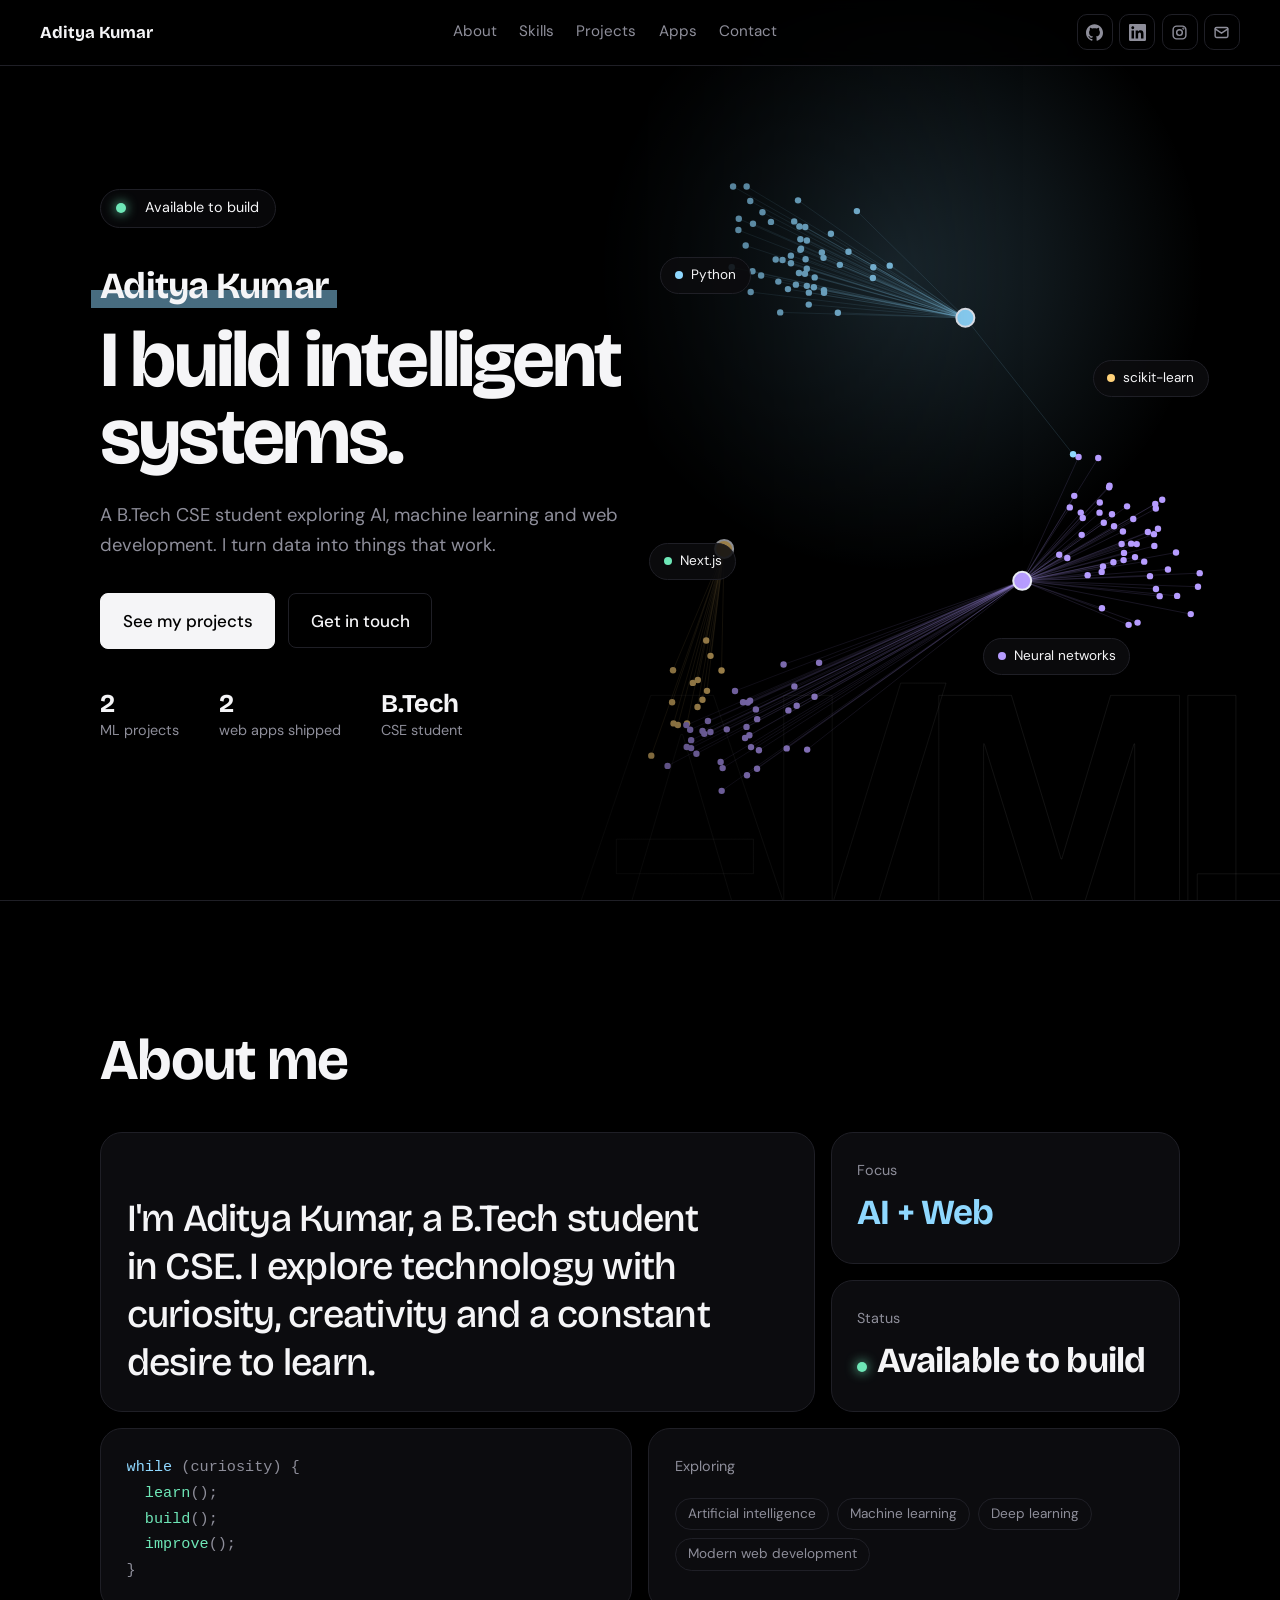
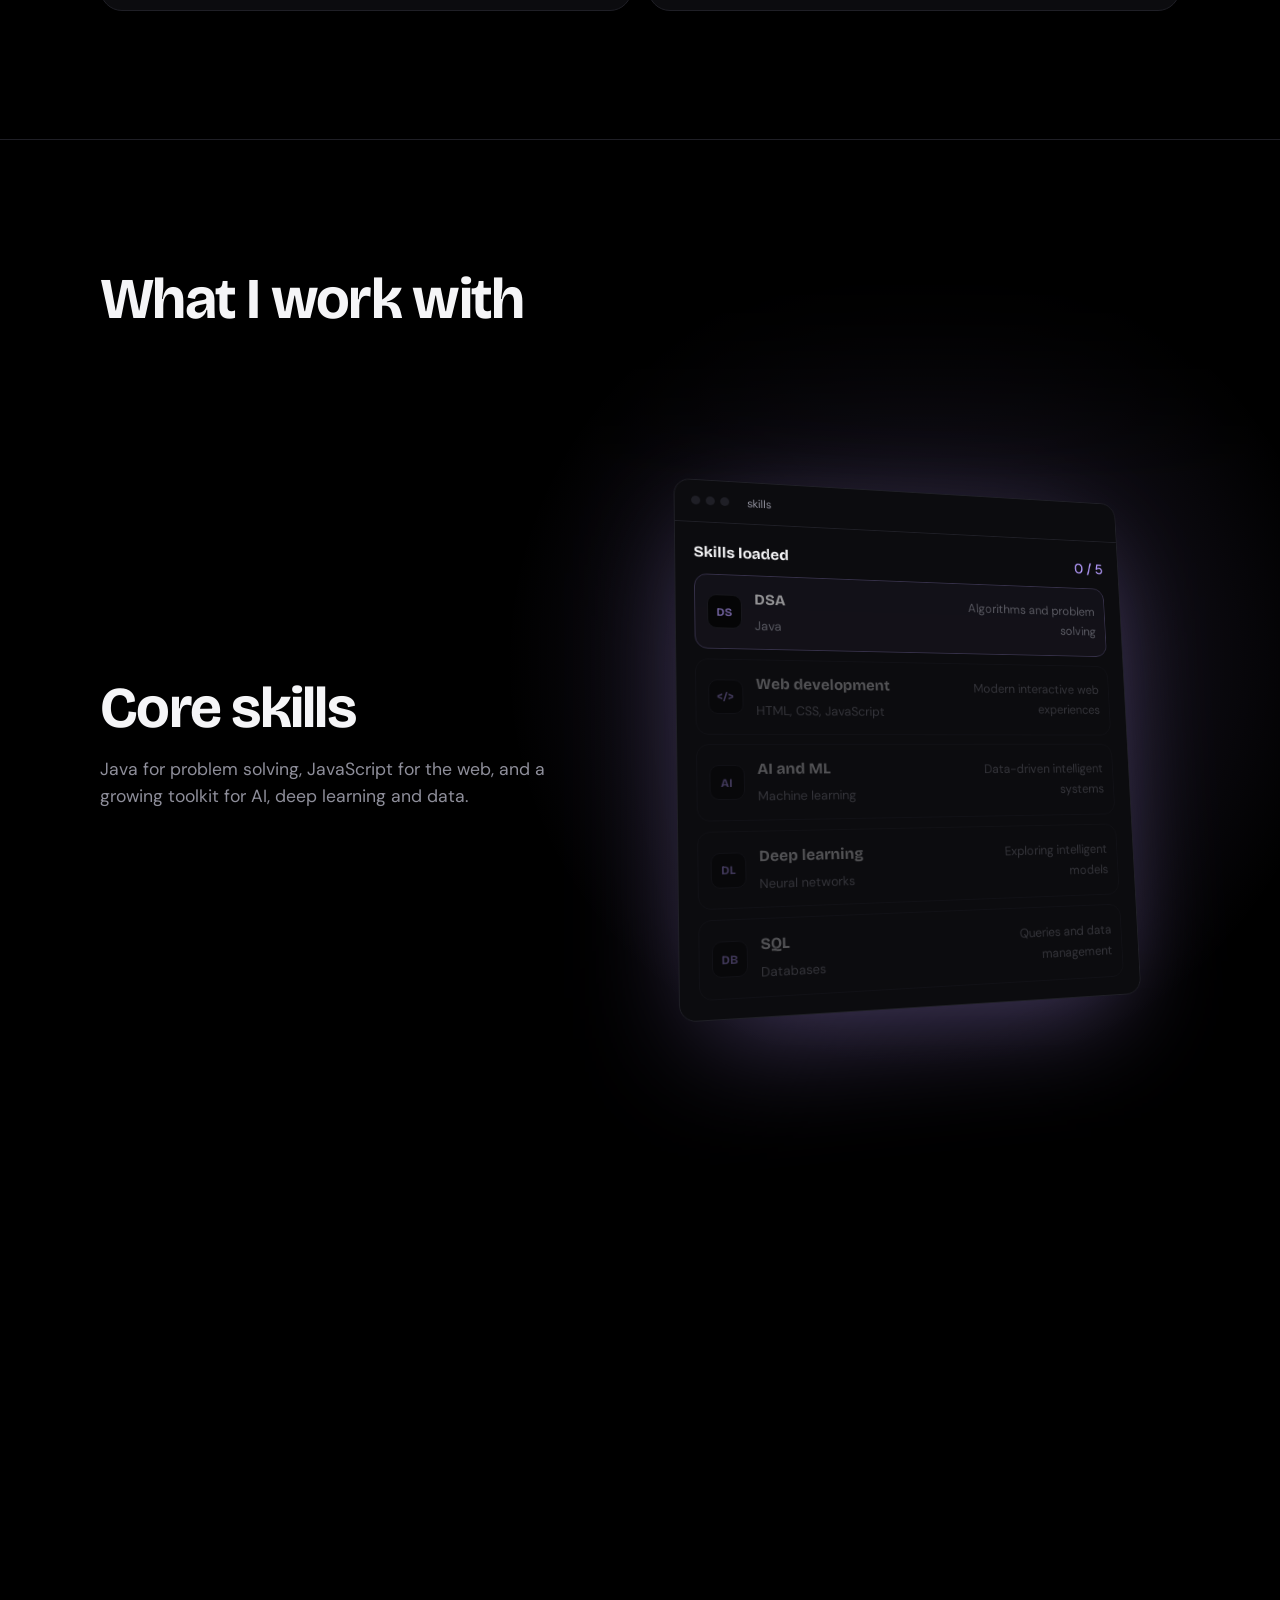
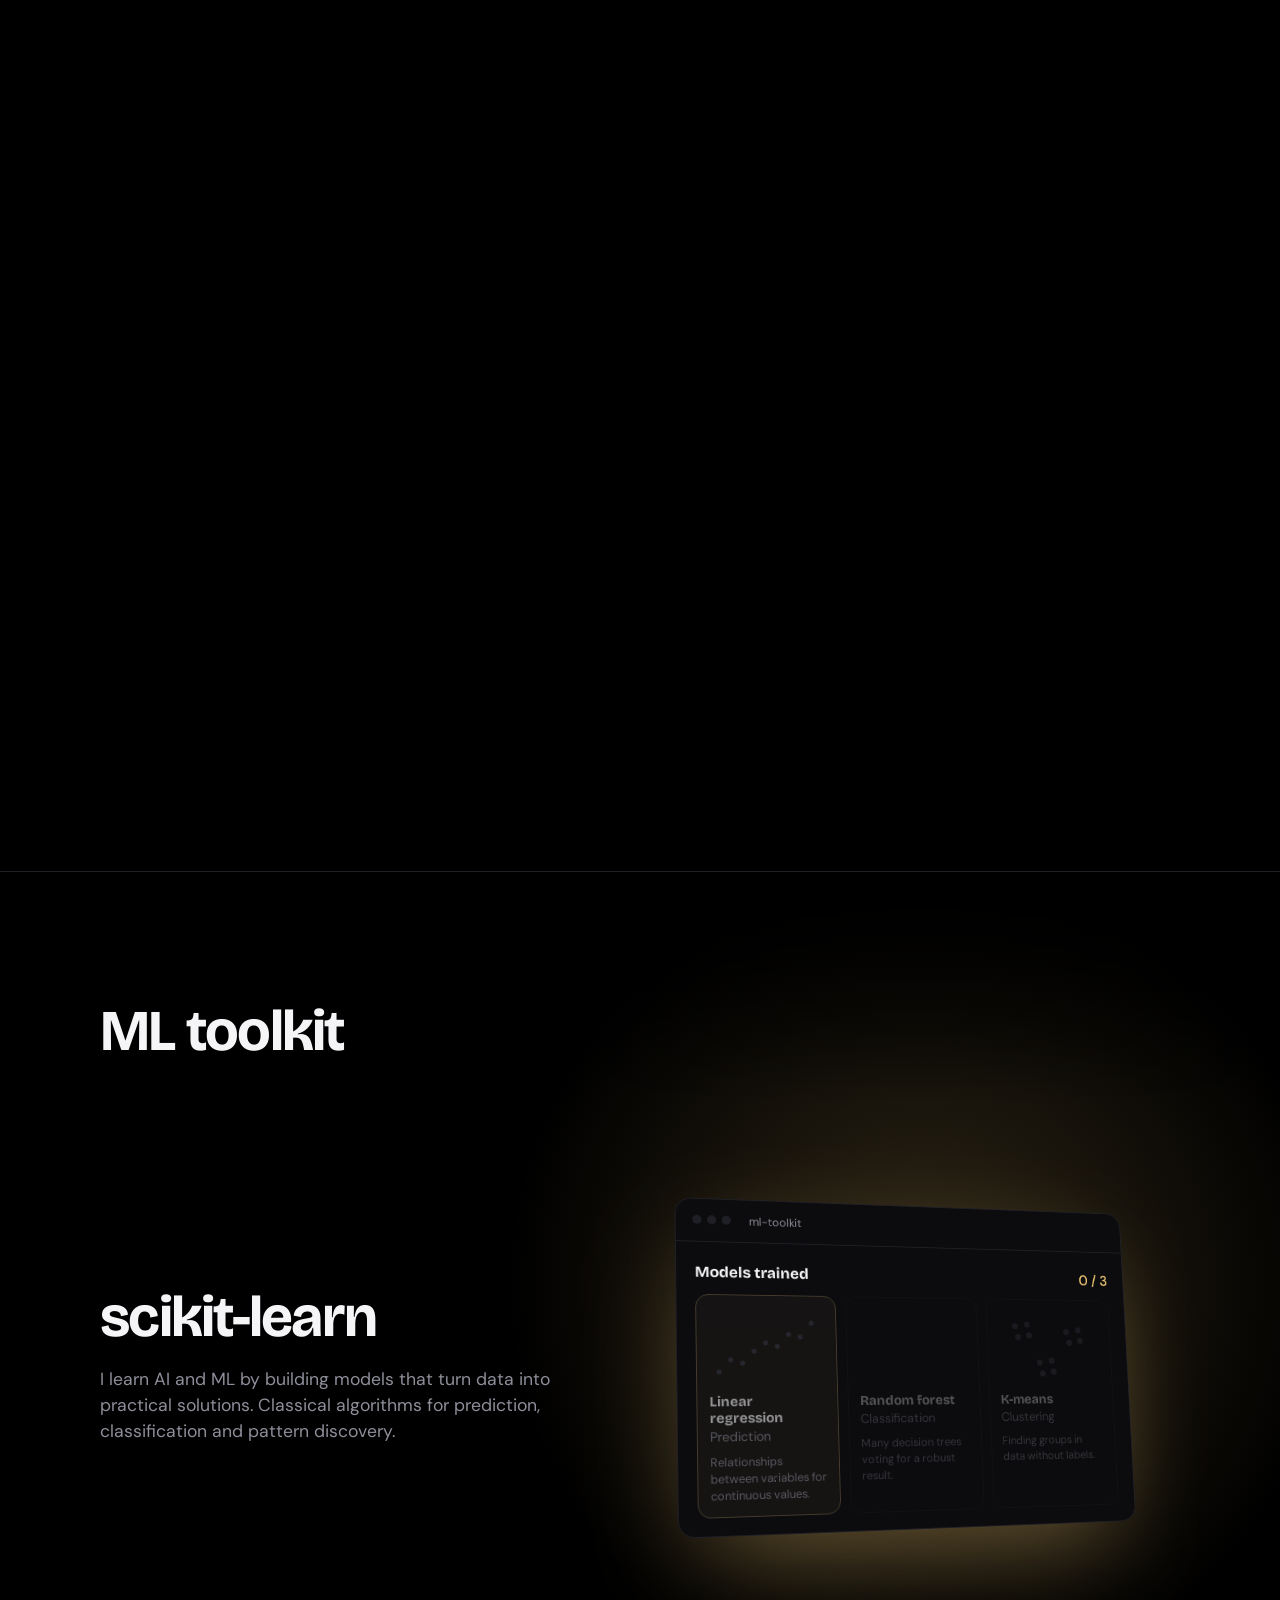
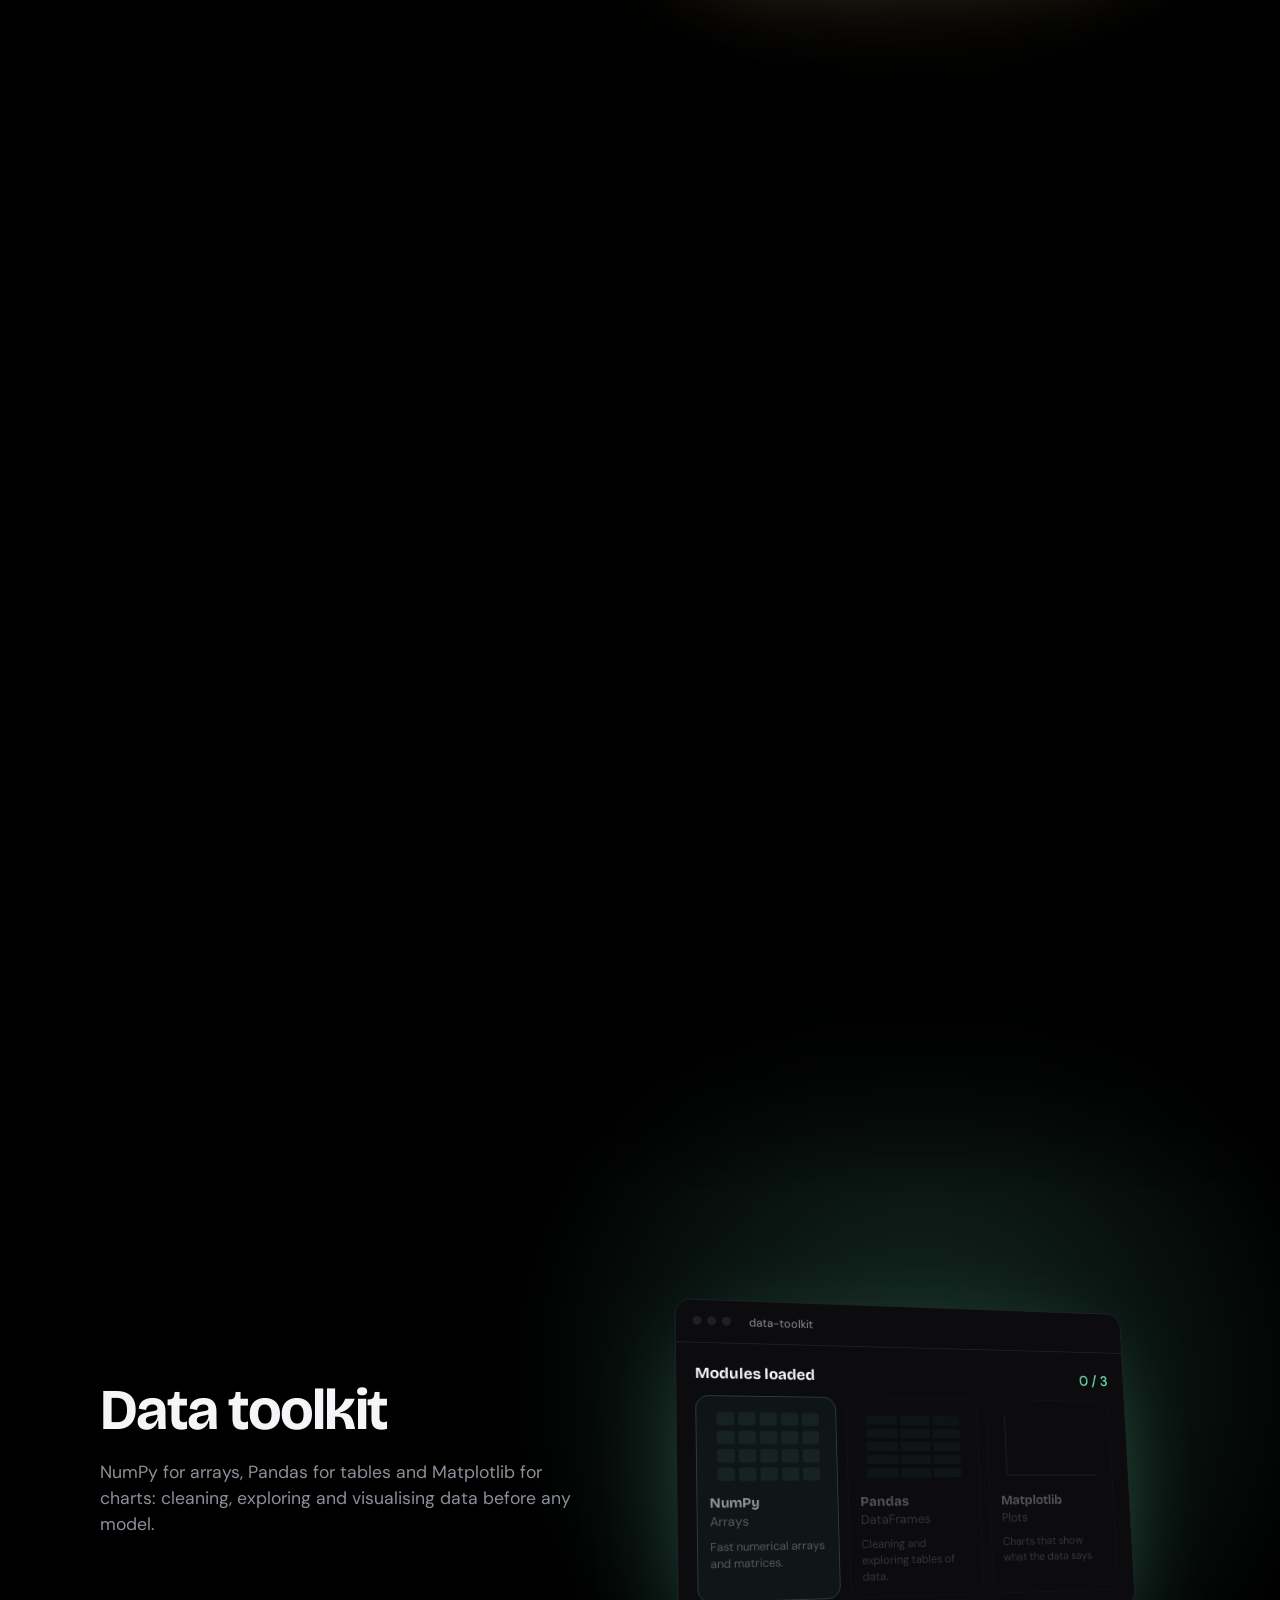
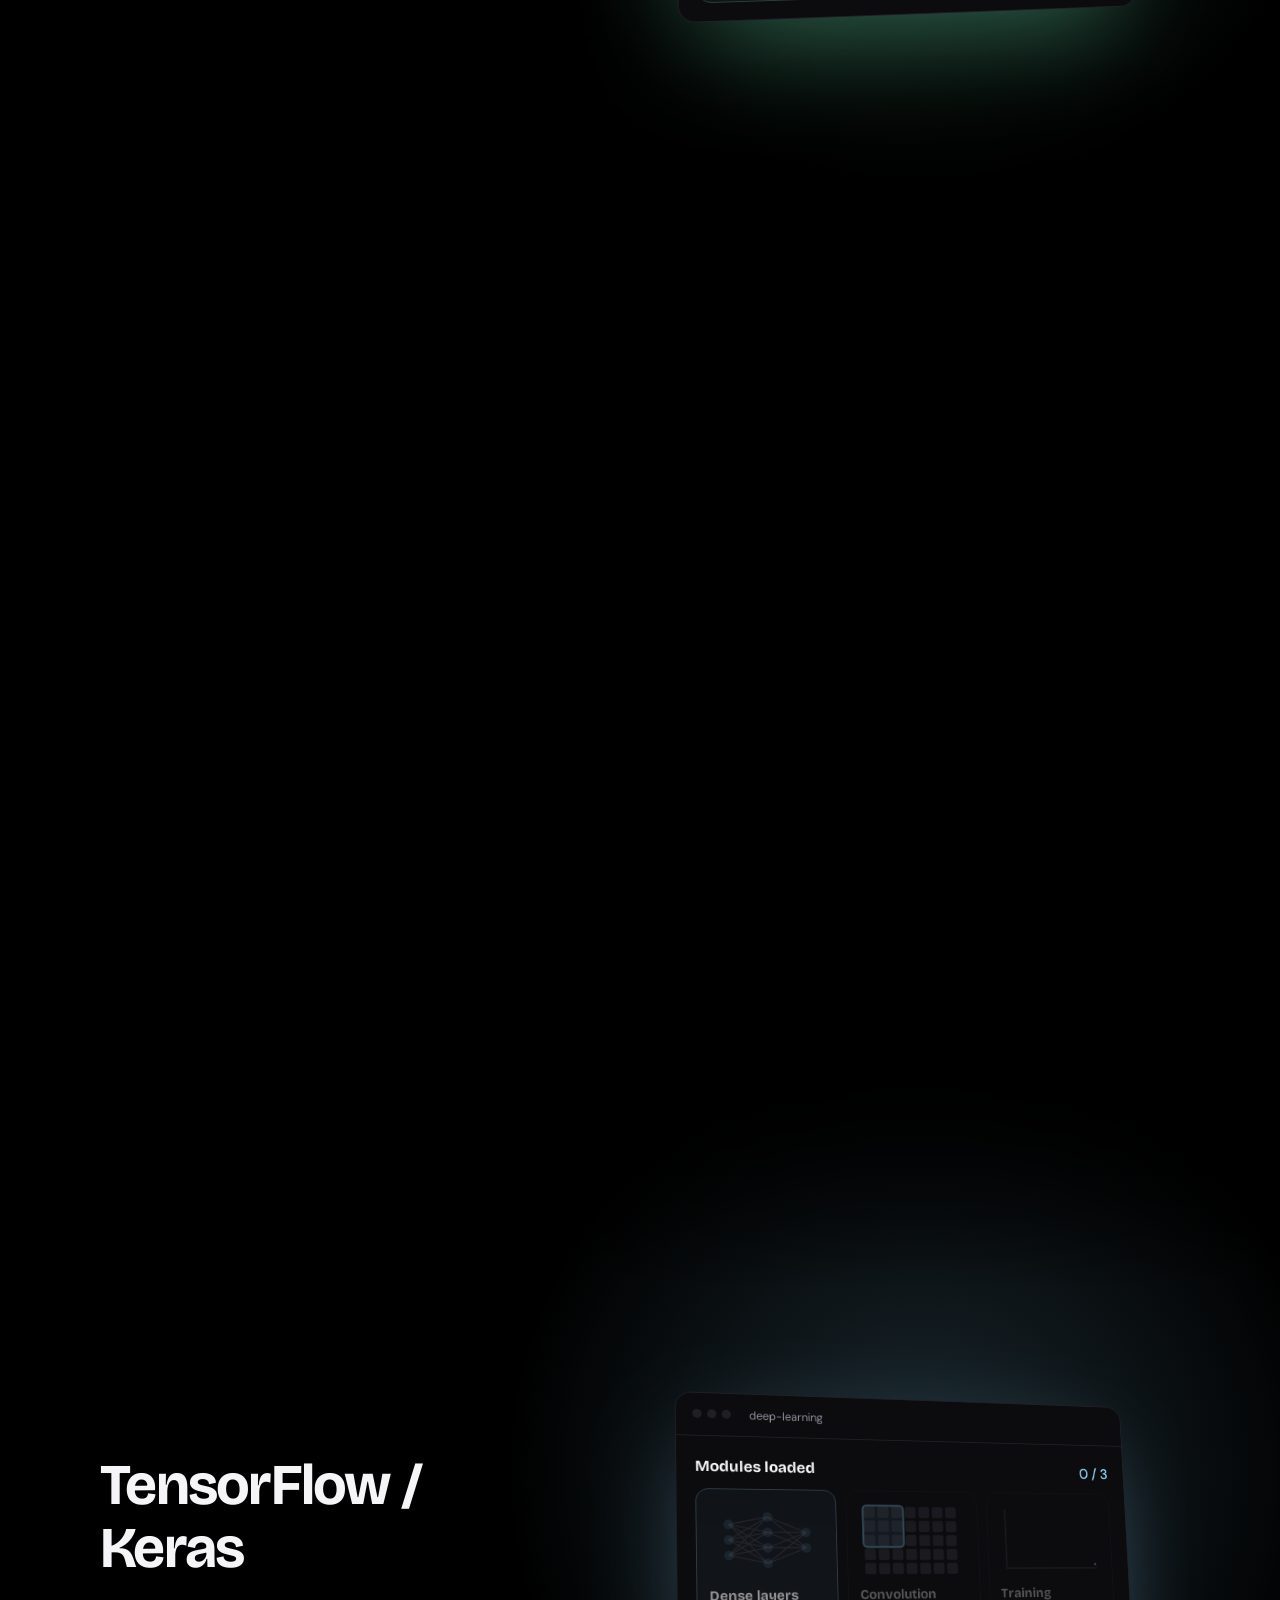
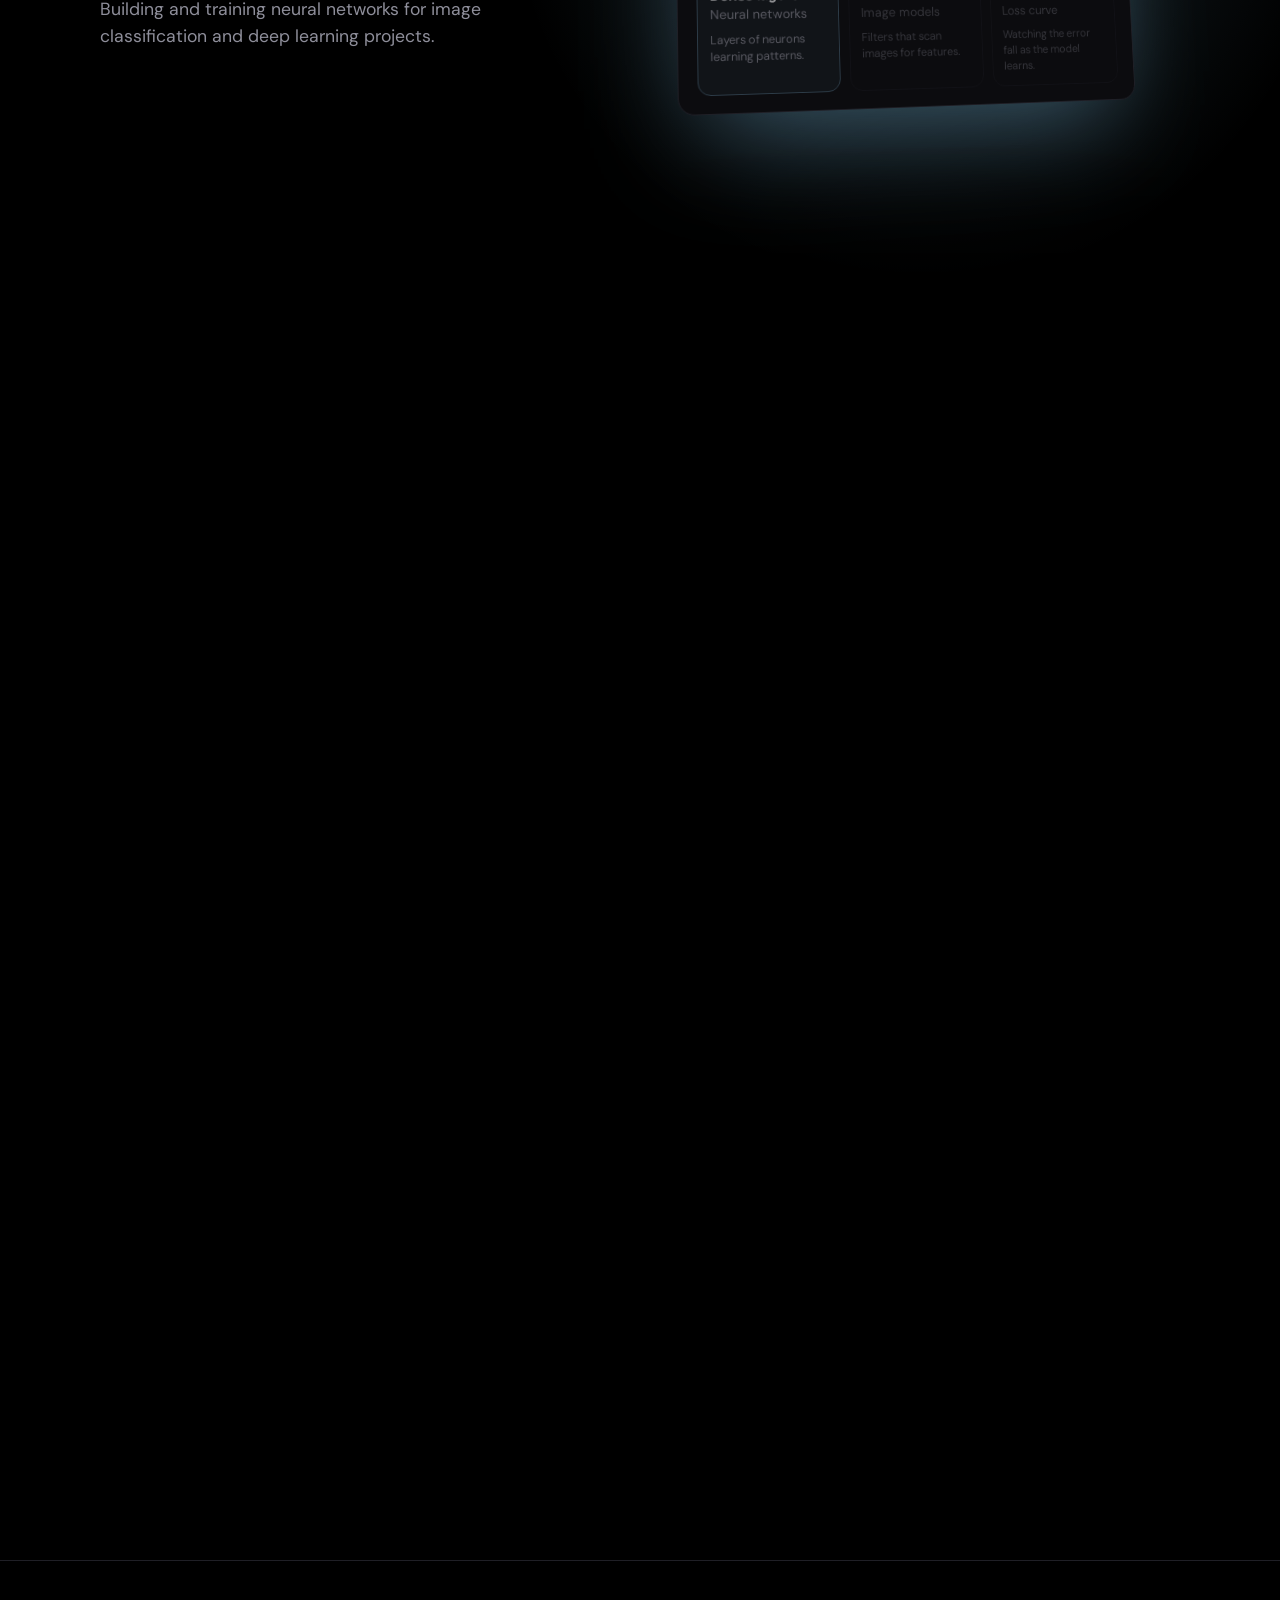
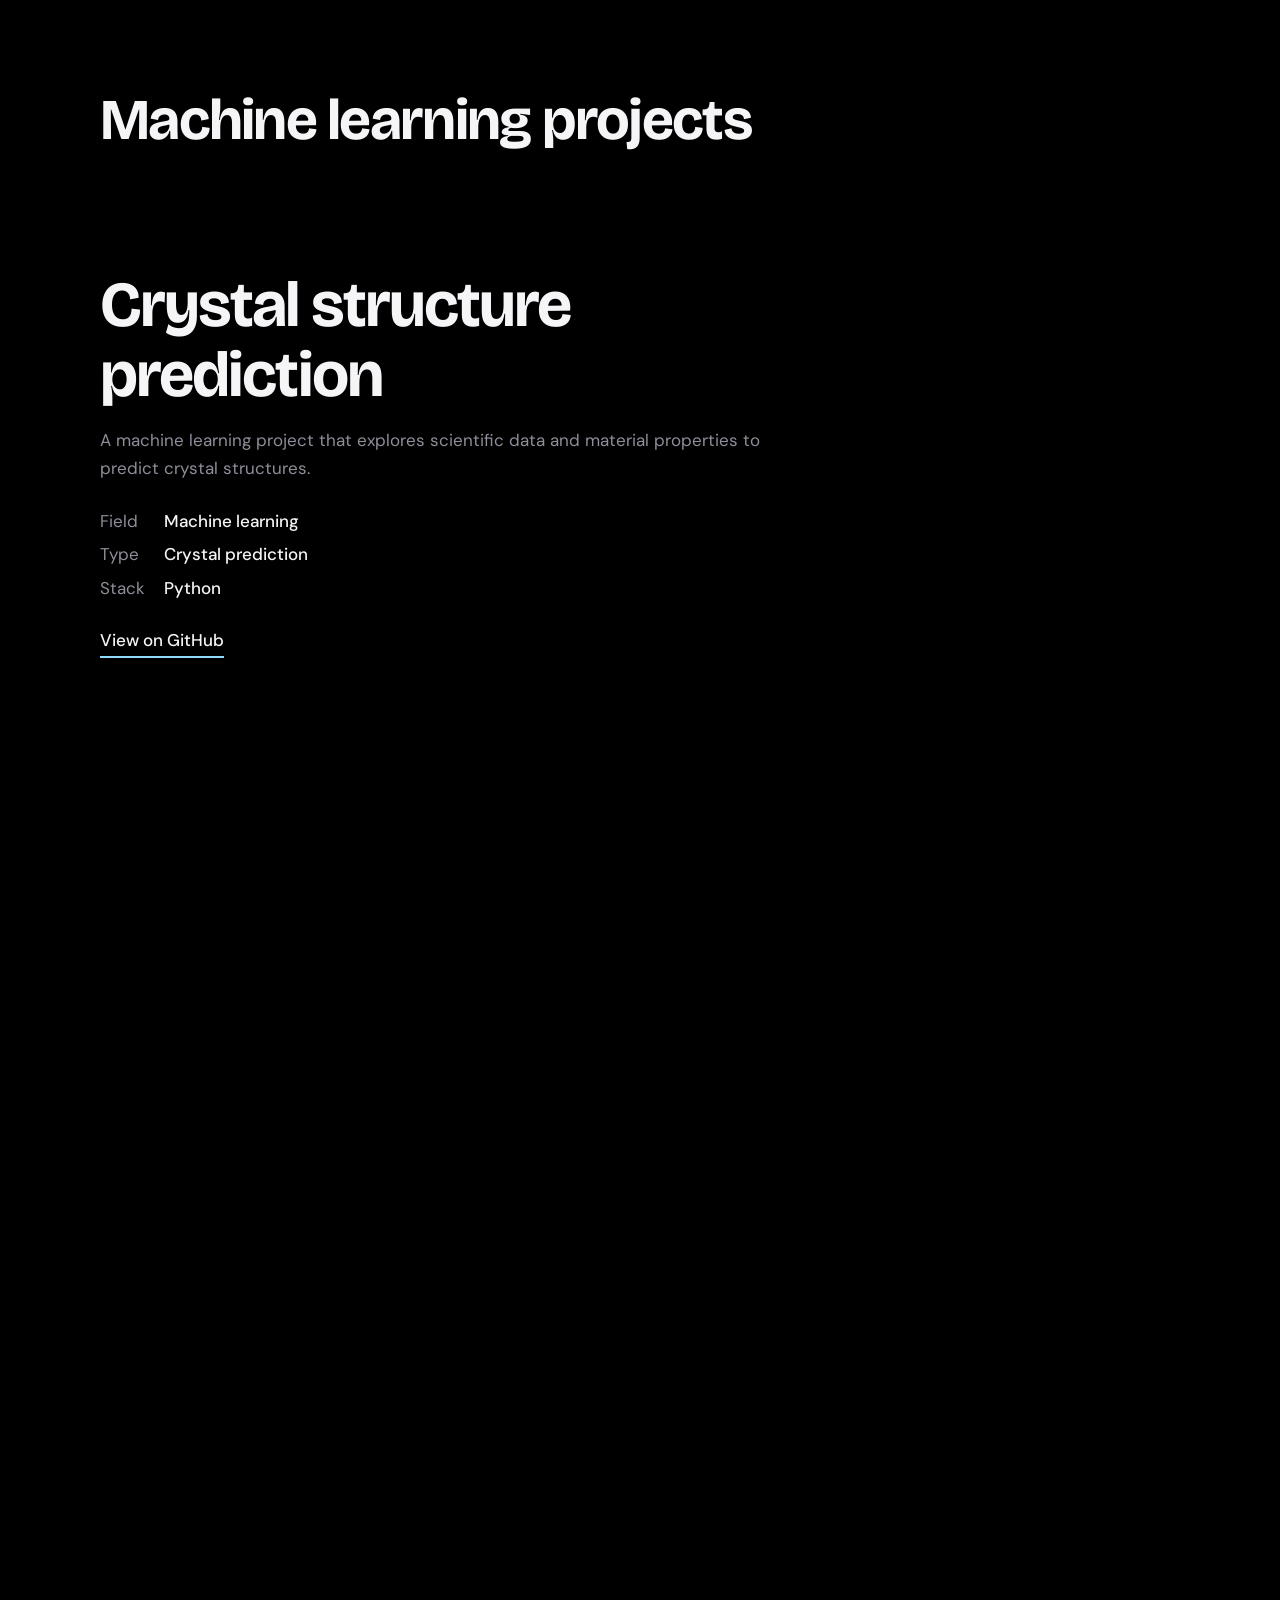
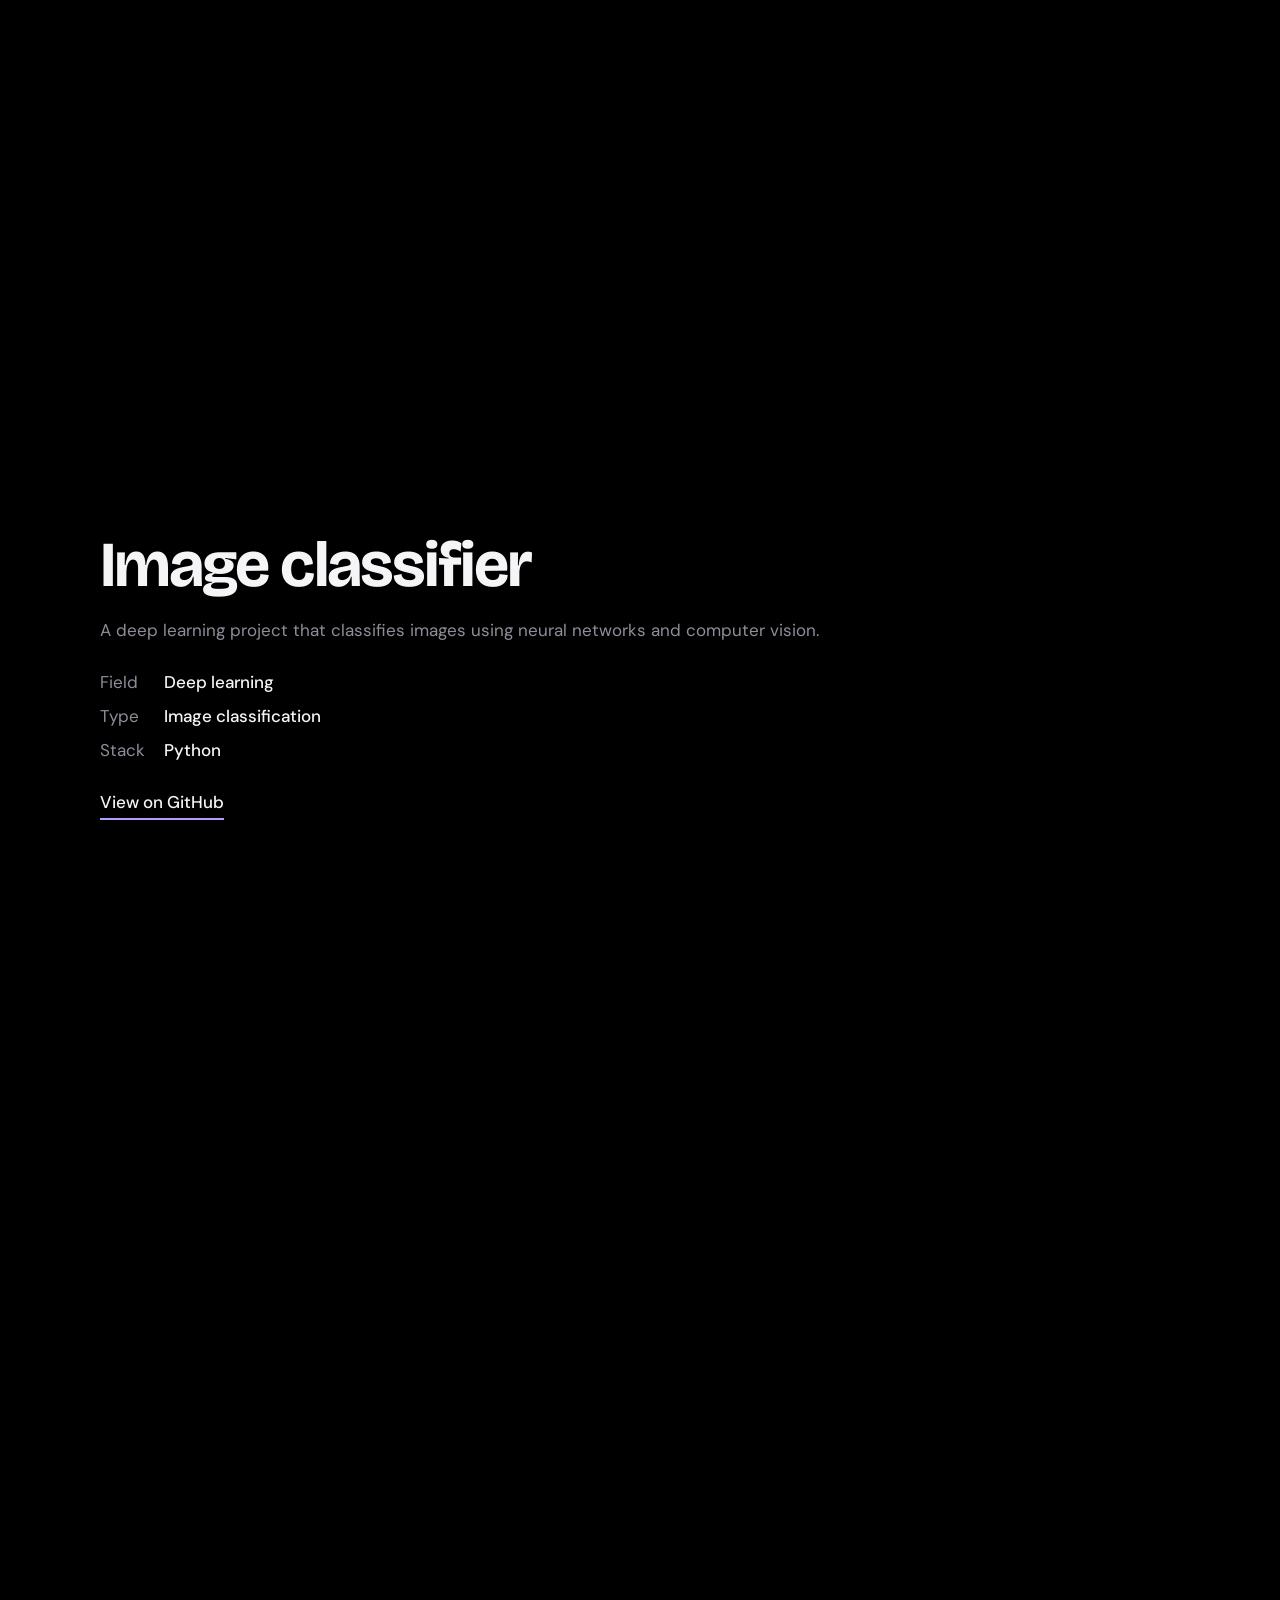
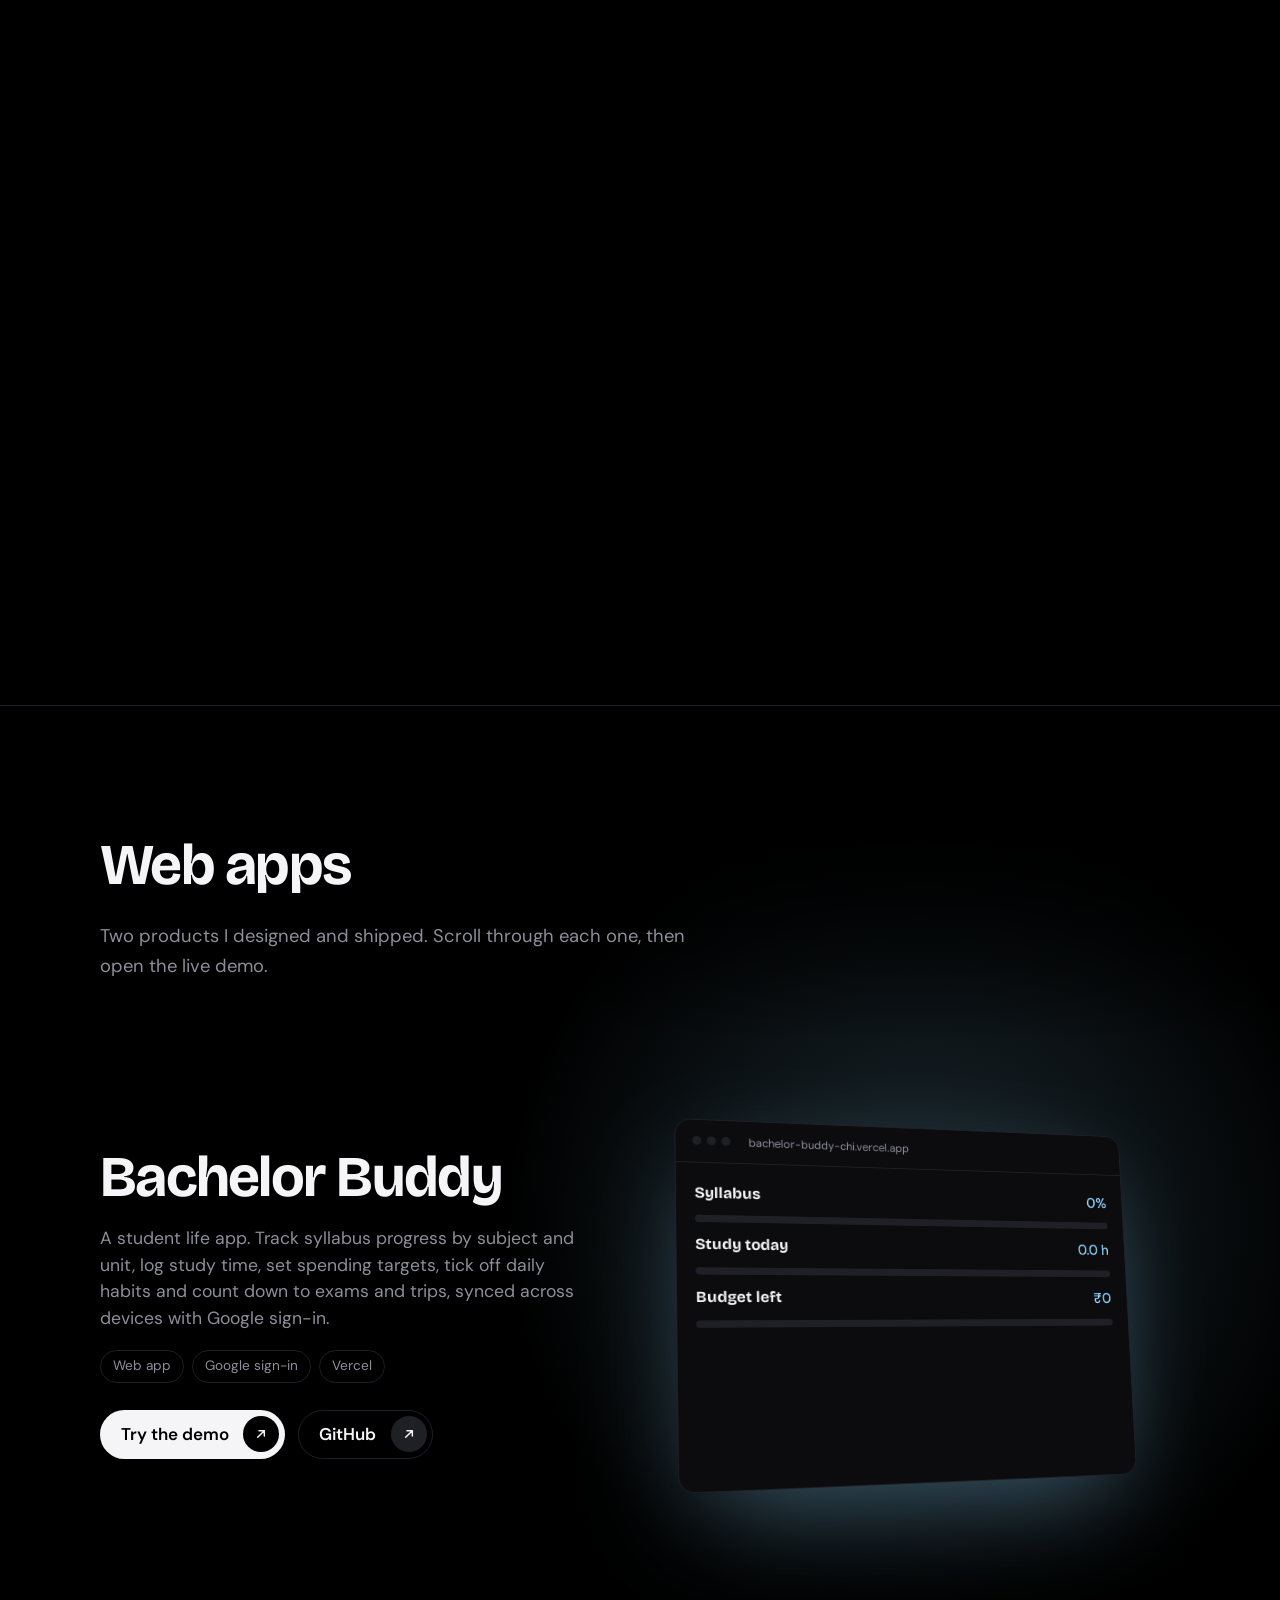
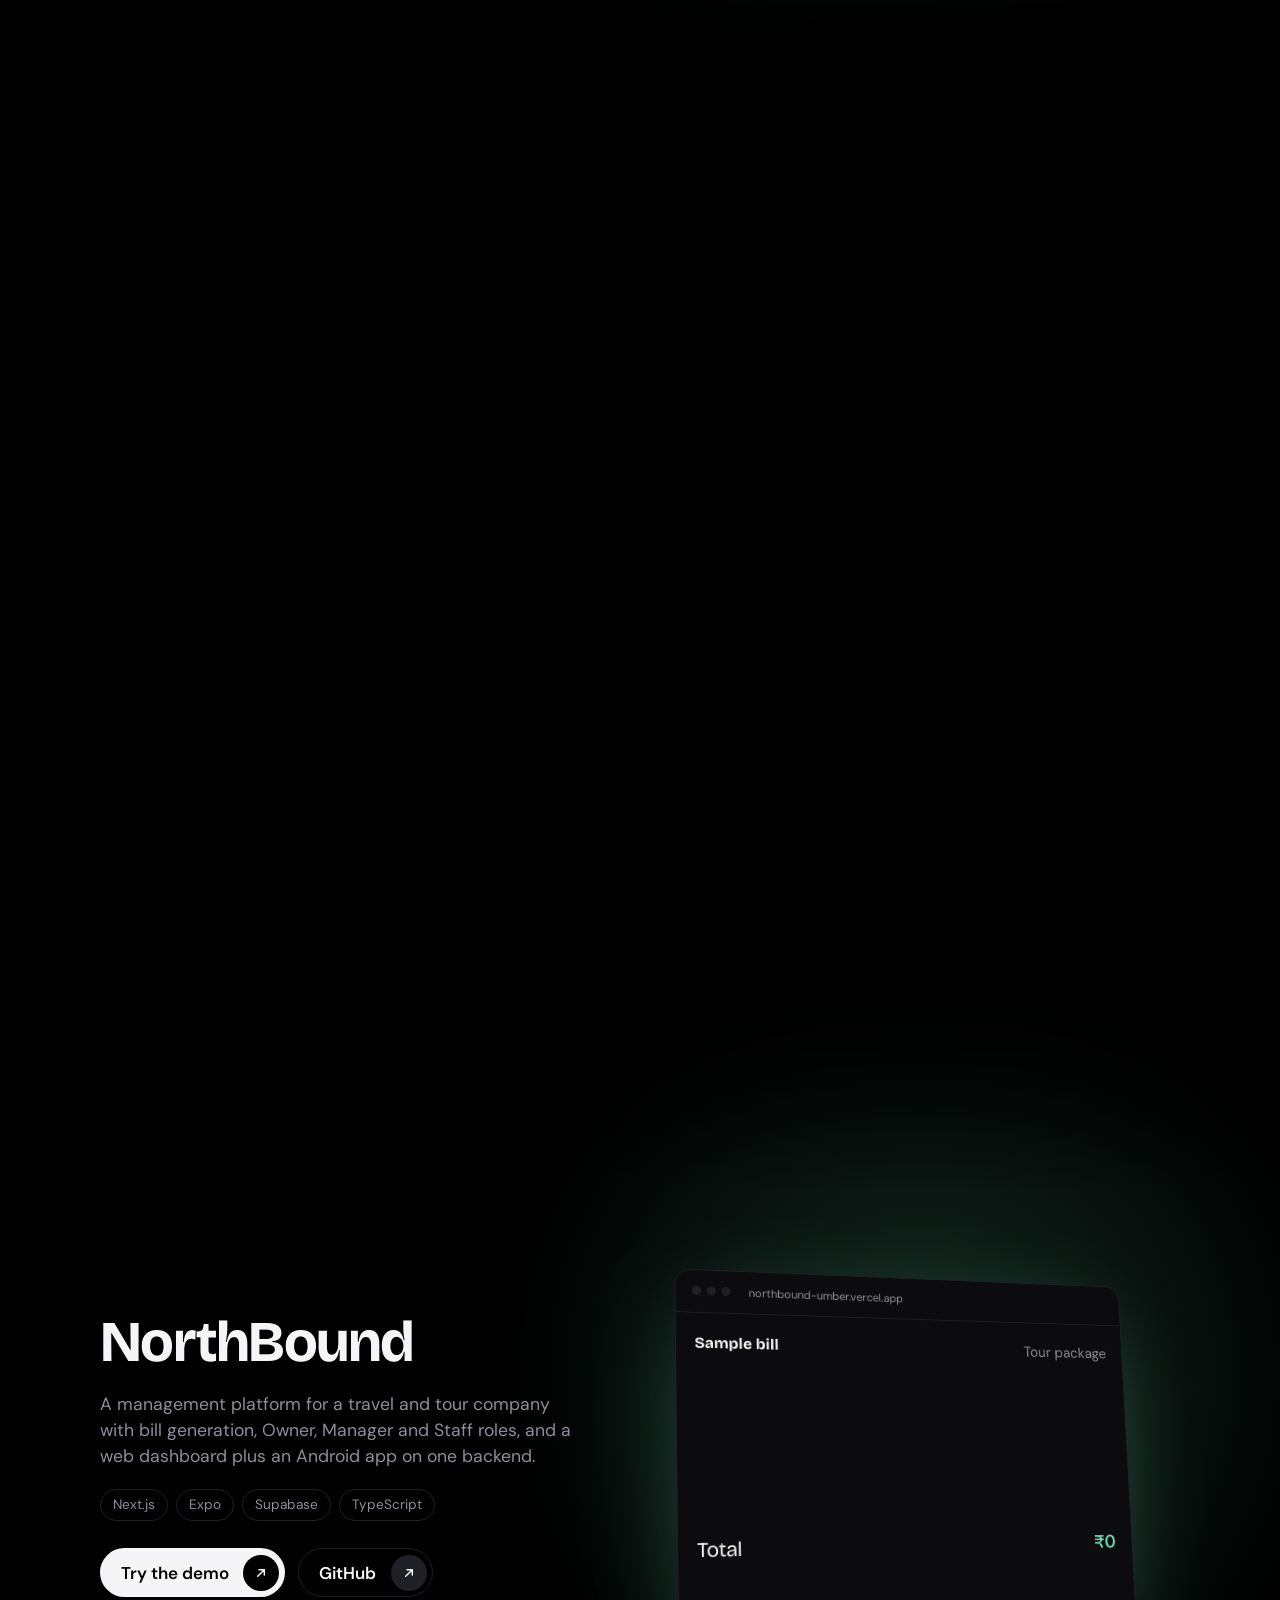
<file: index (48).html>
<!DOCTYPE html>
<html lang="en">
<head>
<meta charset="utf-8">
<meta name="viewport" content="width=device-width, initial-scale=1, viewport-fit=cover">
<title>Aditya Kumar | AI / ML Developer</title>
<meta name="description" content="Portfolio of Aditya Kumar, a B.Tech CSE student building machine learning, deep learning and web projects.">
<meta property="og:title" content="Aditya Kumar | AI / ML Developer">
<meta property="og:description" content="B.Tech CSE student building machine learning, deep learning and web projects.">
<meta property="og:type" content="website">
<meta name="twitter:card" content="summary">
<meta name="theme-color" content="#000000">
<link rel="icon" href="data:image/svg+xml,<svg xmlns=%22http://www.w3.org/2000/svg%22 viewBox=%220 0 32 32%22><circle cx=%2210%22 cy=%2212%22 r=%225%22 fill=%22%236ea8ff%22/><circle cx=%2222%22 cy=%2212%22 r=%225%22 fill=%22%23f2c14e%22/><circle cx=%2216%22 cy=%2223%22 r=%225%22 fill=%22%235fd3b0%22/></svg>">
<link rel="preconnect" href="https://fonts.googleapis.com">
<link rel="preconnect" href="https://fonts.gstatic.com" crossorigin>
<link href="https://fonts.googleapis.com/css2?family=Bricolage+Grotesque:opsz,wght@12..96,500;12..96,700&family=DM+Sans:wght@400;500&display=swap" rel="stylesheet">
<style>
:root{
  --ink:#000; --ink-2:#0c0c0f; --line:#1f1f26;
  --text:#f5f5f7; --muted:#8e8e9a;
  --blue:#8fd8ff; --amber:#ffd27a; --mint:#6ee7b7; --violet:#b69cff;
  --display:'Bricolage Grotesque',system-ui,sans-serif;
  --body:'DM Sans',system-ui,sans-serif;
  --wrap:1080px;
}
*{box-sizing:border-box;margin:0}
html{scroll-behavior:smooth;scroll-padding-top:72px}
body{background:var(--ink);color:var(--text);font:400 1.0625rem/1.65 var(--body);-webkit-font-smoothing:antialiased}
a{color:inherit;text-decoration:none}
a:focus-visible{outline:2px solid var(--amber);outline-offset:3px;border-radius:4px}
h1,h2,h3{font-family:var(--display);line-height:1.1;letter-spacing:-.02em}
p{color:var(--muted);max-width:60ch}
p+p,p+pre{margin-top:1rem}
strong{color:var(--text);font-weight:500}
.wrap{width:min(var(--wrap),100% - 2.5rem);margin-inline:auto}

/* nav */
.nav{position:fixed;inset:0 0 auto;z-index:10;display:flex;justify-content:space-between;align-items:center;gap:1.5rem;padding:.9rem clamp(1.25rem,4vw,2.5rem);background:rgba(0,0,0,.72);backdrop-filter:blur(12px);border-bottom:1px solid var(--line)}
.brand{font:700 1.05rem var(--display)}
.nav nav{display:flex;gap:1.4rem;overflow-x:auto;font-size:.95rem}
.nav nav a{color:var(--muted);padding:.2rem 0;border-bottom:2px solid transparent;transition:color .2s,border-color .2s;white-space:nowrap}
.nav nav a:hover,.nav nav a[aria-current]{color:var(--text)}
.nav nav a[aria-current]{border-color:var(--amber)}

/* hero */
.hero{position:relative;min-height:100svh;display:grid;align-items:center;overflow:hidden;padding-top:4rem}
h1{font-size:clamp(2.8rem,8.5vw,6rem);font-weight:700;letter-spacing:-.035em;line-height:.98;max-width:11ch}
.lead{font-size:1.15rem;margin-top:1.5rem;max-width:46ch}
.cta{display:flex;flex-wrap:wrap;gap:.8rem;margin-top:2rem}
.btn{display:inline-block;padding:.8rem 1.35rem;border:1px solid var(--line);border-radius:8px;font-weight:500;transition:background .2s,border-color .2s}
.btn:hover{border-color:var(--muted);background:var(--ink-2)}
.btn.primary{background:var(--amber);border-color:var(--amber);color:var(--ink)}
.btn.primary:hover{background:#f6d27a}

/* sections */
section:not(.hero){padding-block:clamp(4.5rem,10vw,8rem);border-top:1px solid var(--line)}
h2{font-size:clamp(1.8rem,4vw,2.7rem);font-weight:700}
h2.big{font-size:clamp(2.2rem,6vw,4.2rem);max-width:14ch}
.split{display:grid;grid-template-columns:minmax(0,1fr) minmax(0,2fr);gap:clamp(2rem,6vw,5rem)}
.split h2{margin-bottom:1rem}

pre{background:var(--ink-2);border:1px solid var(--line);border-radius:10px;padding:1.25rem 1.5rem;font:.95rem/1.7 ui-monospace,SFMono-Regular,Menlo,monospace;color:var(--muted);overflow-x:auto;width:fit-content;max-width:100%}
pre .k{color:var(--blue)} pre .f{color:var(--mint)}

/* rows (skills, toolkit, contact) */
.rows{list-style:none;padding:0;margin-top:2.5rem}
.split .rows{margin-top:0}
.rows li{display:grid;grid-template-columns:1.1fr 1fr 1.4fr;gap:1rem;align-items:baseline;padding:1.3rem 0;border-top:1px solid var(--line)}
.rows li:last-child{border-bottom:1px solid var(--line)}
.rows h3{font-size:1.3rem;transition:color .2s}
.rows li:hover h3{color:var(--amber)}
.tool{color:var(--blue);font-weight:500}
.rows.two li{grid-template-columns:1fr auto;align-items:start}
.rows.two p{margin-top:.4rem}

/* projects */
dl{display:grid;grid-template-columns:auto 1fr;gap:.35rem 1.2rem;margin-bottom:1.2rem}
dt{color:var(--muted)} dd{font-weight:500}
.link{display:inline-block;color:var(--text);font-weight:500;border-bottom:2px solid var(--amber);padding-bottom:2px;transition:color .2s}
.link:hover{color:var(--amber)}

.foot{display:flex;justify-content:space-between;gap:1rem;flex-wrap:wrap;padding-block:2rem;border-top:1px solid var(--line);color:var(--muted);font-size:.9rem}

@media (max-width:800px){
  .split,.project{grid-template-columns:1fr}
  .rows li{grid-template-columns:1fr;gap:.2rem}
  .rows.two li{grid-template-columns:1fr}
  .brand{display:none}
  .nav nav{gap:1.1rem}
}
@media (prefers-reduced-motion:reduce){html{scroll-behavior:auto}*{transition:none!important}}

/* scroll experience */
.progress{position:fixed;inset:0 0 auto;height:3px;z-index:20;background:linear-gradient(90deg,var(--blue),var(--amber),var(--mint));transform:scaleX(0);transform-origin:0 50%}
@keyframes rise{from{opacity:0;transform:translateY(28px)}}
.js .hero-copy>*{animation:rise 1s cubic-bezier(.2,.7,.2,1) both}
.hero-copy>:nth-child(2){animation-delay:.1s}.hero-copy>:nth-child(3){animation-delay:.2s}.hero-copy>:nth-child(4){animation-delay:.3s}
.js .rv{opacity:0;transform:translateY(40px) scale(.98)}
.js .rv.in{opacity:1;transform:none;transition:opacity .9s cubic-bezier(.2,.7,.2,1),transform .9s cubic-bezier(.2,.7,.2,1)}

/* contact tiles */
.tiles{list-style:none;padding:0;display:grid;grid-template-columns:repeat(auto-fit,minmax(min(230px,100%),1fr));gap:1rem;margin-top:3rem}
.tile{--c:var(--text);position:relative;display:flex;flex-direction:column;gap:1.6rem;height:100%;padding:1.5rem;background:var(--ink-2);border:1px solid var(--line);border-radius:18px;overflow:hidden;transition:transform .3s cubic-bezier(.2,.7,.2,1),border-color .3s}
.tile::before{content:"";position:absolute;inset:0;background:radial-gradient(260px circle at var(--mx,50%) var(--my,0),color-mix(in srgb,var(--c) 20%,transparent),transparent 70%);opacity:0;transition:opacity .3s}
.tile::after{content:"\2197";position:absolute;top:1.3rem;right:1.4rem;color:var(--muted);transition:color .3s,transform .3s}
.tile:hover{transform:translateY(-6px);border-color:var(--c)}
.tile:hover::before{opacity:1}
.tile:hover::after{color:var(--c);transform:translate(3px,-3px)}
.t-li{--c:var(--blue)}.t-ig{--c:var(--amber)}.t-ml{--c:var(--mint)}
.logo{position:relative;width:52px;height:52px;display:grid;place-items:center;border-radius:14px;background:var(--ink);border:1px solid var(--line);transition:background .3s,color .3s,border-color .3s}
.logo svg{width:24px;height:24px;fill:currentColor}
.logo svg.s{fill:none;stroke:currentColor;stroke-width:2;stroke-linecap:round;stroke-linejoin:round}
.tile:hover .logo{background:var(--c);border-color:var(--c);color:var(--ink)}
.tile h3{position:relative;font-size:1.25rem}
.tile small{position:relative;display:block;color:var(--muted);font-size:.95rem;overflow-wrap:anywhere}
.foot a:hover{color:var(--text)}
.nav{padding-top:calc(.9rem + env(safe-area-inset-top,0px))}

/* black redesign */
h2{font-size:clamp(2.2rem,5vw,3.6rem);letter-spacing:-.03em}
.btn.primary{background:var(--text);border-color:var(--text)}.btn.primary:hover{background:#fff}
.social{display:flex;gap:.4rem}
.social a{width:36px;height:36px;display:grid;place-items:center;border:1px solid var(--line);border-radius:10px;color:var(--muted);transition:color .25s,background .25s,border-color .25s}
.social a:hover{color:var(--ink);background:var(--text);border-color:var(--text)}
.social svg{width:17px;height:17px;fill:currentColor}
.social svg.s{fill:none;stroke:currentColor;stroke-width:2;stroke-linecap:round;stroke-linejoin:round}
@media (max-width:700px){.nav nav{display:none}.brand{display:block}}

/* 3D project stages */
#projects{padding-bottom:0}
.track{height:260vh;margin-top:clamp(2rem,5vw,4rem)}
.sticky{position:sticky;top:0;height:100svh;box-sizing:border-box;padding-top:4.5rem;display:grid;align-items:center;overflow:hidden}
.sticky::after{content:"";position:absolute;inset:0;pointer-events:none;background:linear-gradient(90deg,#000 8%,rgba(0,0,0,.55) 45%,transparent 78%)}
.scene{position:absolute;inset:0;width:100%;height:100%}
.copy{position:relative;z-index:2}
.copy h3{font-size:clamp(2.2rem,5.5vw,4rem);letter-spacing:-.03em;max-width:12ch;margin-bottom:1rem}
.copy dl{margin:1.5rem 0}
.copy .link{border-color:var(--blue)}
.track[data-scene=scan] .link{border-color:var(--violet)}

/* web apps */
.chrome{display:flex;align-items:center;gap:.4rem;padding:.8rem 1.1rem;border-bottom:1px solid var(--line)}
.chrome i{width:10px;height:10px;border-radius:50%;background:var(--line)}
.chrome span{margin-left:.8rem;font-size:.8rem;color:var(--muted)}
.tags{list-style:none;padding:0;display:flex;flex-wrap:wrap;gap:.5rem;margin-top:1.2rem}
.tags li{padding:.25rem .75rem;border:1px solid var(--line);border-radius:99px;font-size:.85rem;color:var(--muted)}

/* interactive background + app showcases */
.atrack{--p:1;--ac:var(--blue);height:240vh;margin-top:clamp(2rem,5vw,4rem)}
.atrack[data-theme=mint]{--ac:var(--mint)}
.asticky{position:sticky;top:0;height:100svh;box-sizing:border-box;padding-top:4.5rem;display:grid;align-items:center}
.aglow{position:absolute;inset:0;pointer-events:none;background:radial-gradient(640px circle at var(--mx,72%) var(--my,45%),color-mix(in srgb,var(--ac) 18%,transparent),transparent 65%)}
.acols{position:relative;display:grid;grid-template-columns:minmax(0,1fr) minmax(0,1.1fr);gap:clamp(1.5rem,5vw,4rem);align-items:center}
.atrack .link,.atrack .btn.primary:hover{border-color:var(--ac)}
.device{background:var(--ink-2);border:1px solid var(--line);border-radius:18px;overflow:hidden;box-shadow:0 40px 120px -30px color-mix(in srgb,var(--ac) 40%,transparent);transform:perspective(1200px) rotateY(calc(16deg - var(--p)*28deg + var(--tx,0)*8deg)) rotateX(calc(7deg - var(--p)*9deg - var(--ty,0)*6deg)) scale(calc(.88 + var(--p)*.12));transition:transform .12s linear}
.screen{padding:1.5rem;display:grid;gap:.8rem}
.mrow,.ln,.total{display:flex;justify-content:space-between;gap:1rem}
.mrow b,.total{font-family:var(--display)}
.num{color:var(--ac);font-weight:500}
.muted{color:var(--muted)}
.bar{height:8px;border-radius:99px;background:var(--line);overflow:hidden}
.bar u{display:block;height:100%;width:calc(var(--p)*var(--w)*100%);border-radius:inherit;background:var(--ac)}
.checks{list-style:none;padding:0;display:grid;gap:.5rem}
.checks li,.chip,.ln,.stamp{--k:clamp(0,calc((var(--p) - var(--t,0))*8),1);opacity:var(--k);transform:translateY(calc((1 - var(--k))*12px))}
.checks li::before{content:"";display:inline-block;width:14px;height:14px;margin-right:.6rem;border-radius:4px;background:var(--ac);vertical-align:-2px}
.chip{justify-self:start;padding:.3rem .8rem;border:1px solid var(--ac);border-radius:99px;font-size:.85rem;color:var(--ac)}
.ln{padding:.6rem 0;border-bottom:1px solid var(--line)}
.total{font-size:1.4rem;padding-top:.4rem}
.stamp{justify-self:start;margin-top:.4rem;padding:.4rem 1rem;border:2px solid var(--ac);border-radius:8px;color:var(--ac);font-weight:700;transform:rotate(-4deg) scale(calc(1.3 - var(--k)*.3))}
@media (max-width:800px){.acols{grid-template-columns:1fr;gap:1.25rem}.atrack{height:200vh}.copy h3{font-size:2rem;margin-bottom:.5rem}.copy p{font-size:.95rem}.screen{padding:1rem;gap:.55rem}}

/* about bento */
.bento{display:grid;grid-template-columns:repeat(6,1fr);gap:1rem;margin-top:2.5rem}
.cell{--mx:50%;--my:0;position:relative;overflow:hidden;padding:1.6rem;background:var(--ink-2);border:1px solid var(--line);border-radius:22px;transition:border-color .3s}
.cell::before{content:"";position:absolute;inset:0;background:radial-gradient(300px circle at var(--mx) var(--my),rgba(143,216,255,.13),transparent 70%);opacity:0;transition:opacity .3s}
.cell:hover{border-color:#34343f}.cell:hover::before{opacity:1}
.cell>*{position:relative}
.cell small{display:block;color:var(--muted);font-size:.9rem}
.cell b{display:block;margin-top:.7rem;font:700 clamp(1.5rem,3vw,2.2rem)/1.1 var(--display);letter-spacing:-.025em}
.c-main{grid-column:span 4;grid-row:span 2;display:flex;align-items:flex-end;min-height:280px}
.c-main p{font:500 clamp(1.5rem,3vw,2.4rem)/1.25 var(--display);letter-spacing:-.02em;color:var(--text);max-width:24ch}
.c-focus{grid-column:span 2}.c-focus b{color:var(--blue)}
.c-open{grid-column:span 2}
.c-code{grid-column:span 3;display:flex;align-items:center}
.c-code pre{border:0;background:none;padding:0}
.c-stack{grid-column:span 3}
.dot{display:inline-block;width:10px;height:10px;margin-right:.6rem;border-radius:50%;background:var(--mint);box-shadow:0 0 12px var(--mint)}
@media (max-width:800px){.bento{grid-template-columns:1fr}.bento>.cell{grid-column:auto;grid-row:auto}.c-main{min-height:200px}}

/* cursor glow: follows the pointer, changes colour per section, never animates on its own */
@property --glow{syntax:'<color>';inherits:true;initial-value:#8fd8ff}
#bg{position:fixed;left:0;top:0;width:640px;height:640px;margin:-320px 0 0 -320px;z-index:-1;pointer-events:none;border-radius:50%;background:radial-gradient(circle,color-mix(in srgb,var(--glow) 20%,transparent),transparent 68%);transform:translate(var(--gx,70vw),var(--gy,30vh));transition:transform .35s cubic-bezier(.2,.7,.2,1),--glow .9s}

/* skills + ML toolkit showcases */
.atrack[data-theme=violet]{--ac:var(--violet)}
.atrack[data-theme=amber]{--ac:var(--amber)}
.srow,.mini{border:1px solid var(--line);border-radius:14px;--k:clamp(0,calc((var(--p) - var(--t) + .15)*8),1);--a:clamp(0,calc(1 - max(var(--p) - var(--t),var(--t) - var(--p))*5),1);--d:clamp(0,calc((var(--p) - var(--t) + .1)*3),1);opacity:calc(.3 + var(--k)*.7);background:color-mix(in srgb,var(--ac) calc(var(--a)*14%),transparent);border-color:color-mix(in srgb,var(--ac) calc(var(--a)*70%),var(--line))}
.srow{display:grid;grid-template-columns:auto 1fr auto;gap:.9rem;align-items:center;padding:.8rem}
.srow i{width:38px;height:38px;display:grid;place-items:center;border-radius:10px;background:var(--ink);border:1px solid var(--line);font:700 .8rem var(--display);font-style:normal;color:var(--ac)}
.srow b{display:block;font-family:var(--display)}
.srow small,.srow span,.mini small,.mini p{color:var(--muted)}
.srow span{font-size:.9rem;text-align:right;max-width:18ch}
.minis{display:grid;grid-template-columns:repeat(3,1fr);gap:.7rem}
.mini{padding:.8rem}
.mini svg{width:100%;display:block;margin-bottom:.6rem}
.mini b{display:block;font:700 .95rem var(--display)}
.mini small{display:block;margin-bottom:.4rem}
.mini p{font-size:.8rem;line-height:1.4}
.pt{fill:#3a3a46}
.ln2{fill:none;stroke:var(--ac);stroke-width:2.5;stroke-linecap:round;stroke-dasharray:1;stroke-dashoffset:calc(1 - var(--d))}
.bar2{fill:var(--ac);transform-box:fill-box;transform-origin:50% 100%;transform:scaleY(clamp(0,calc(var(--d)*1.6 - var(--s,0)),1))}
.cc{opacity:var(--d)}.c1{fill:var(--blue)}.c2{fill:var(--amber)}.c3{fill:var(--violet)}
@media (max-width:800px){.srow span,.mini p{display:none}.srow{padding:.55rem}.mini{padding:.5rem}}

/* front page */
.hero{padding-top:5rem;padding-bottom:3rem}
.hero-grid{position:relative;z-index:2;display:grid;grid-template-columns:minmax(0,1.05fr) minmax(0,1fr);gap:clamp(2rem,5vw,4rem);align-items:center}
.hero h1{font-size:clamp(2.6rem,6.2vw,5.2rem)}
.hero-copy{transform:translateY(calc(var(--p,0)*60px));opacity:calc(1 - var(--p,0)*1.6)}
.hero-copy>:nth-child(5){animation-delay:.4s}
.pill{display:inline-flex;align-items:center;gap:.6rem;margin-bottom:1.4rem;padding:.4rem .95rem;border:1px solid var(--line);border-radius:99px;background:rgba(12,12,15,.6);color:var(--text);font-size:.9rem}
.stats{list-style:none;display:flex;flex-wrap:wrap;gap:1.5rem 2.5rem;margin-top:2.5rem;padding:0}
.stats li{color:var(--muted);font-size:.9rem}
.stats b{display:block;color:var(--text);font:700 1.6rem var(--display)}
.ghost{position:absolute;right:-2vw;bottom:-3vw;z-index:1;font:700 clamp(9rem,26vw,24rem)/.8 var(--display);letter-spacing:-.06em;color:transparent;-webkit-text-stroke:1px rgba(255,255,255,.07);pointer-events:none;user-select:none}
.hero-card{position:relative;transform:translateY(calc(var(--p,0)*-50px)) scale(calc(1 - var(--p,0)*.08));opacity:calc(1 - var(--p,0)*1.4)}
.js .hero-card{animation:rise 1.1s .25s cubic-bezier(.2,.7,.2,1) both}
.fl{position:absolute;z-index:3;padding:.4rem .85rem;border:1px solid var(--line);border-radius:99px;background:rgba(12,12,15,.85);backdrop-filter:blur(8px);font-size:.85rem;transform:translate(calc(var(--tx,0)*var(--z)*1px),calc(var(--ty,0)*var(--z)*1px));transition:transform .2s ease-out}
.fl::before{content:"";display:inline-block;width:8px;height:8px;margin-right:.5rem;border-radius:50%;background:var(--c)}
.f1{top:-1.2rem;left:-1.5rem}.f2{top:22%;right:-1.8rem}.f3{bottom:20%;left:-2.2rem}.f4{bottom:-1.2rem;right:10%}
@media (max-width:800px){.hero-grid{grid-template-columns:1fr}.fl{display:none}.hero{padding-top:6rem}}

/* contact popup */
dialog{width:min(560px,calc(100% - 2rem));max-height:90svh;padding:0;border:1px solid var(--line);border-radius:24px;background:var(--ink-2);color:var(--text);box-shadow:0 40px 120px -20px rgba(143,216,255,.25);overflow:auto}
dialog::backdrop{background:rgba(0,0,0,.72);backdrop-filter:blur(8px)}
dialog[open]{animation:pop .35s cubic-bezier(.2,.7,.2,1)}
@keyframes pop{from{opacity:0;transform:translateY(16px) scale(.96)}}
html:has(dialog[open]){overflow:hidden}
.dbox{position:relative;padding:clamp(1.25rem,4vw,2rem)}
.dbox h3{font-size:1.8rem;margin-bottom:.5rem}
.dbox .tiles{grid-template-columns:repeat(2,1fr);margin-top:1.5rem}
.dclose{position:absolute;top:.9rem;right:1rem;width:36px;height:36px;border:1px solid var(--line);border-radius:10px;background:none;color:var(--muted);font-size:1.3rem;line-height:1;cursor:pointer;transition:color .2s,background .2s}
.dclose:hover{color:var(--ink);background:var(--text)}
@media (max-width:480px){.dbox .tiles{grid-template-columns:1fr}}

/* stages: gaps are trimmed by js/interactive.js; headings stay above pinned stages */
section:not(.hero) h2,section:not(.hero) .lead{position:relative;z-index:3}
.aglow{-webkit-mask-image:linear-gradient(transparent,#000 25%,#000 75%,transparent);mask-image:linear-gradient(transparent,#000 25%,#000 75%,transparent)}

/* hero: K-means background and highlighted name */
#cluster{position:absolute;inset:0;width:100%;height:100%}
.hero::after{content:"";position:absolute;inset:0;z-index:1;pointer-events:none;background:linear-gradient(90deg,#000 10%,rgba(0,0,0,.55) 48%,transparent 80%)}
.hero-card{min-height:clamp(260px,32vw,380px)}
.name{margin-bottom:.9rem;color:var(--text);font:700 clamp(1.5rem,3vw,2.3rem)/1.1 var(--display);letter-spacing:-.02em}
.name mark{margin-left:-.25em;padding:0 .25em;color:var(--text);background:linear-gradient(transparent 60%,rgba(143,216,255,.5) 60%);-webkit-box-decoration-break:clone;box-decoration-break:clone}
.hero-copy>:nth-child(6){animation-delay:.5s}

/* web app stages: fit below the top bar on any screen */
.atrack .copy h3{font-size:clamp(1.8rem,min(5.5vw,6.5vh),3.6rem)}
.atrack .copy p{font-size:clamp(.92rem,2.1vh,1.1rem);line-height:1.5}
.atrack .screen{padding:clamp(.8rem,2.2vh,1.5rem);gap:clamp(.4rem,1.2vh,.8rem)}
.atrack .cta{margin-top:clamp(1rem,3vh,2rem)}
@media (max-width:800px){.atrack .tags,.chip,.checks li:nth-child(3){display:none}.hero::after{background:linear-gradient(180deg,rgba(0,0,0,.88),rgba(0,0,0,.5))}}

/* demo and GitHub buttons */
.go{display:inline-flex;align-items:center;gap:.9rem;padding:.35rem .35rem .35rem 1.3rem;border-radius:99px;background:var(--text);color:var(--ink);font-weight:600;transition:background .25s,transform .25s}
.go:hover{background:#fff;transform:translateY(-2px)}
.go i{display:grid;place-items:center;width:36px;height:36px;border-radius:50%;background:var(--ink);color:var(--text);transition:transform .3s cubic-bezier(.2,.7,.2,1),background .3s,color .3s}
.go:hover i{background:var(--ac);color:var(--ink);transform:rotate(45deg)}
.go svg{width:16px;height:16px;fill:none;stroke:currentColor;stroke-width:2.2;stroke-linecap:round;stroke-linejoin:round}
.go.alt{background:transparent;color:var(--text);border:1px solid var(--line)}
.go.alt:hover{background:var(--ink);border-color:var(--ac)}
.go.alt i{background:var(--line)}

/* extra toolkit visuals */
.cell2{fill:var(--ac);opacity:clamp(.12,calc(var(--d)*2 - var(--s,0)),1)}
.nd{fill:var(--ac);opacity:clamp(.15,calc(var(--d)*2.2 - var(--s,0)),1)}
.ax{fill:none;stroke:#3a3a46;stroke-width:1.5}
.flt{fill:color-mix(in srgb,var(--ac) 22%,transparent);stroke:var(--ac);stroke-width:2;transform:translate(calc(var(--d)*60px),calc(var(--d)*30px))}
</style>
</head>
<body>
<div class="progress" aria-hidden="true"></div>
<div id="bg" aria-hidden="true"></div>

<header class="nav">
  <a class="brand" href="#home">Aditya Kumar</a>
  <nav aria-label="Main"><a href="#about">About</a><a href="#skills">Skills</a><a href="#projects">Projects</a><a href="#apps">Apps</a><a href="#contact">Contact</a></nav>
  <div class="social"><a href="https://github.com/aditya5393" aria-label="GitHub" title="GitHub" target="_blank" rel="noopener"><svg viewBox="0 0 24 24" aria-hidden="true"><path d="M12 .297c-6.63 0-12 5.373-12 12 0 5.303 3.438 9.8 8.205 11.385.6.113.82-.258.82-.577 0-.285-.01-1.04-.015-2.04-3.338.724-4.042-1.61-4.042-1.61C4.422 18.07 3.633 17.7 3.633 17.7c-1.087-.744.084-.729.084-.729 1.205.084 1.838 1.236 1.838 1.236 1.07 1.835 2.809 1.305 3.495.998.108-.776.417-1.305.76-1.605-2.665-.3-5.466-1.332-5.466-5.93 0-1.31.465-2.38 1.235-3.22-.135-.303-.54-1.523.105-3.176 0 0 1.005-.322 3.3 1.23.96-.267 1.98-.399 3-.405 1.02.006 2.04.138 3 .405 2.28-1.552 3.285-1.23 3.285-1.23.645 1.653.24 2.873.12 3.176.765.84 1.23 1.91 1.23 3.22 0 4.61-2.805 5.625-5.475 5.92.42.36.81 1.096.81 2.22 0 1.606-.015 2.896-.015 3.286 0 .315.21.69.825.57C20.565 22.092 24 17.592 24 12.297c0-6.627-5.373-12-12-12"/></svg></a><a href="https://www.linkedin.com/in/aditya8666/" aria-label="LinkedIn" title="LinkedIn" target="_blank" rel="noopener"><svg viewBox="0 0 24 24" aria-hidden="true"><path d="M20.447 20.452h-3.554v-5.569c0-1.328-.027-3.037-1.852-3.037-1.853 0-2.136 1.445-2.136 2.939v5.667H9.351V9h3.414v1.561h.046c.477-.9 1.637-1.85 3.37-1.85 3.601 0 4.267 2.37 4.267 5.455v6.286zM5.337 7.433c-1.144 0-2.063-.926-2.063-2.065 0-1.138.92-2.063 2.063-2.063 1.14 0 2.064.925 2.064 2.063 0 1.139-.925 2.065-2.064 2.065zm1.782 13.019H3.555V9h3.564v11.452zM22.225 0H1.771C.792 0 0 .774 0 1.729v20.542C0 23.227.792 24 1.771 24h20.451C23.2 24 24 23.227 24 22.271V1.729C24 .774 23.2 0 22.222 0h.003z"/></svg></a><a href="https://www.instagram.com/_adityyasingh29/" aria-label="Instagram" title="Instagram" target="_blank" rel="noopener"><svg class="s" viewBox="0 0 24 24" aria-hidden="true"><rect x="3" y="3" width="18" height="18" rx="5"/><circle cx="12" cy="12" r="4"/><circle cx="17.5" cy="6.5" r=".6"/></svg></a><a href="mailto:adityakumarjbad92@gmail.com" aria-label="Email" title="Email"><svg class="s" viewBox="0 0 24 24" aria-hidden="true"><rect x="3" y="5" width="18" height="14" rx="2"/><path d="m3 7 9 6 9-6"/></svg></a></div>
</header>

<main>
  <section class="hero" id="home">
    <canvas id="cluster" aria-hidden="true"></canvas>
    <div class="ghost" aria-hidden="true">AI/ML</div>
    <div class="wrap hero-grid">
      <div class="hero-copy">
        <p class="pill"><span class="dot"></span>Available to build</p>
        <p class="name"><mark>Aditya Kumar</mark></p>
        <h1>I build intelligent systems.</h1>
        <p class="lead">A B.Tech CSE student exploring AI, machine learning and web development. I turn data into things that work.</p>
        <div class="cta">
          <a class="btn primary" href="#projects">See my projects</a>
          <a class="btn" href="#contact" data-contact>Get in touch</a>
        </div>
        <ul class="stats"><li><b>2</b>ML projects</li><li><b>2</b>web apps shipped</li><li><b>B.Tech</b>CSE student</li></ul>
      </div>
      <div class="hero-card" aria-hidden="true">
        <span class="fl f1" style="--z:34;--c:var(--blue)">Python</span>
        <span class="fl f2" style="--z:-26;--c:var(--amber)">scikit-learn</span>
        <span class="fl f3" style="--z:42;--c:var(--mint)">Next.js</span>
        <span class="fl f4" style="--z:-38;--c:var(--violet)">Neural networks</span>
      </div>
    </div>
  </section>

  <section id="about">
    <div class="wrap">
      <h2>About me</h2>
      <div class="bento">
        <div class="cell c-main"><p>I'm Aditya Kumar, a B.Tech student in CSE. I explore technology with curiosity, creativity and a constant desire to learn.</p></div>
        <div class="cell c-focus"><small>Focus</small><b>AI + Web</b></div>
        <div class="cell c-open"><small>Status</small><b><span class="dot"></span>Available to build</b></div>
        <div class="cell c-code"><pre><code><span class="k">while</span> (curiosity) {
  <span class="f">learn</span>();
  <span class="f">build</span>();
  <span class="f">improve</span>();
}</code></pre></div>
        <div class="cell c-stack"><small>Exploring</small><ul class="tags"><li>Artificial intelligence</li><li>Machine learning</li><li>Deep learning</li><li>Modern web development</li></ul></div>
      </div>
    </div>
  </section>

  <section id="skills">
    <div class="wrap"><h2>What I work with</h2></div>
  <div class="atrack" data-theme="violet">
    <div class="asticky">
      <div class="aglow" aria-hidden="true"></div>
      <div class="wrap acols">
        <div class="copy"><h3>Core skills</h3><p>Java for problem solving, JavaScript for the web, and a growing toolkit for AI, deep learning and data.</p></div>
        <div class="device">
          <div class="chrome"><i></i><i></i><i></i><span>skills</span></div>
          <div class="screen">
            <div class="mrow"><b>Skills loaded</b><span class="num" data-count="5" data-suf=" / 5">0 / 5</span></div>
            <div class="srow" style="--t:.1"><i>DS</i><div><b>DSA</b><small>Java</small></div><span>Algorithms and problem solving</span></div>
            <div class="srow" style="--t:.3"><i>&lt;/&gt;</i><div><b>Web development</b><small>HTML, CSS, JavaScript</small></div><span>Modern interactive web experiences</span></div>
            <div class="srow" style="--t:.5"><i>AI</i><div><b>AI and ML</b><small>Machine learning</small></div><span>Data-driven intelligent systems</span></div>
            <div class="srow" style="--t:.7"><i>DL</i><div><b>Deep learning</b><small>Neural networks</small></div><span>Exploring intelligent models</span></div>
            <div class="srow" style="--t:.9"><i>DB</i><div><b>SQL</b><small>Databases</small></div><span>Queries and data management</span></div>
            
          </div>
        </div>
      </div>
    </div>
  </div>
  </section>

  <section id="lab">
    <div class="wrap"><h2>ML toolkit</h2></div>
  <div class="atrack" data-theme="amber">
    <div class="asticky">
      <div class="aglow" aria-hidden="true"></div>
      <div class="wrap acols">
        <div class="copy"><h3>scikit-learn</h3><p>I learn AI and ML by building models that turn data into practical solutions. Classical algorithms for prediction, classification and pattern discovery.</p></div>
        <div class="device">
          <div class="chrome"><i></i><i></i><i></i><span>ml-toolkit</span></div>
          <div class="screen">
            <div class="mrow"><b>Models trained</b><span class="num" data-count="3" data-suf=" / 3">0 / 3</span></div>
            <div class="minis"><div class="mini" style="--t:.1"><svg viewBox="0 0 120 80" aria-hidden="true"><circle class="pt" cx="10" cy="67.0" r="2.6"/><circle class="pt" cx="22" cy="54.5" r="2.6"/><circle class="pt" cx="34" cy="58.0" r="2.6"/><circle class="pt" cx="46" cy="45.5" r="2.6"/><circle class="pt" cx="58" cy="37.0" r="2.6"/><circle class="pt" cx="70" cy="40.5" r="2.6"/><circle class="pt" cx="82" cy="28.0" r="2.6"/><circle class="pt" cx="94" cy="30.5" r="2.6"/><circle class="pt" cx="106" cy="16.0" r="2.6"/><path class="ln2" pathLength="1" d="M6 68 L112 14"/></svg><b>Linear regression</b><small>Prediction</small><p>Relationships between variables for continuous values.</p></div><div class="mini" style="--t:.4"><svg viewBox="0 0 120 80" aria-hidden="true"><rect class="bar2" style="--s:0.0" x="8" y="32" width="14" height="40" rx="3"/><rect class="bar2" style="--s:0.12" x="30" y="16" width="14" height="56" rx="3"/><rect class="bar2" style="--s:0.24" x="52" y="24" width="14" height="48" rx="3"/><rect class="bar2" style="--s:0.36" x="74" y="10" width="14" height="62" rx="3"/><rect class="bar2" style="--s:0.48" x="96" y="36" width="14" height="36" rx="3"/></svg><b>Random forest</b><small>Classification</small><p>Many decision trees voting for a robust result.</p></div><div class="mini" style="--t:.7"><svg viewBox="0 0 120 80" aria-hidden="true"><circle class="pt" cx="20" cy="17" r="3.4"/><circle class="cc c1" cx="20" cy="17" r="3.4"/><circle class="pt" cx="34" cy="15" r="3.4"/><circle class="cc c1" cx="34" cy="15" r="3.4"/><circle class="pt" cx="23" cy="29" r="3.4"/><circle class="cc c1" cx="23" cy="29" r="3.4"/><circle class="pt" cx="36" cy="27" r="3.4"/><circle class="cc c1" cx="36" cy="27" r="3.4"/><circle class="pt" cx="80" cy="23" r="3.4"/><circle class="cc c2" cx="80" cy="23" r="3.4"/><circle class="pt" cx="94" cy="21" r="3.4"/><circle class="cc c2" cx="94" cy="21" r="3.4"/><circle class="pt" cx="83" cy="35" r="3.4"/><circle class="cc c2" cx="83" cy="35" r="3.4"/><circle class="pt" cx="96" cy="33" r="3.4"/><circle class="cc c2" cx="96" cy="33" r="3.4"/><circle class="pt" cx="47" cy="57" r="3.4"/><circle class="cc c3" cx="47" cy="57" r="3.4"/><circle class="pt" cx="61" cy="55" r="3.4"/><circle class="cc c3" cx="61" cy="55" r="3.4"/><circle class="pt" cx="50" cy="69" r="3.4"/><circle class="cc c3" cx="50" cy="69" r="3.4"/><circle class="pt" cx="63" cy="67" r="3.4"/><circle class="cc c3" cx="63" cy="67" r="3.4"/></svg><b>K-means</b><small>Clustering</small><p>Finding groups in data without labels.</p></div></div>
          </div>
        </div>
      </div>
    </div>
  </div>
  <div class="atrack" data-theme="mint">
    <div class="asticky">
      <div class="aglow" aria-hidden="true"></div>
      <div class="wrap acols">
        <div class="copy"><h3>Data toolkit</h3><p>NumPy for arrays, Pandas for tables and Matplotlib for charts: cleaning, exploring and visualising data before any model.</p></div>
        <div class="device">
          <div class="chrome"><i></i><i></i><i></i><span>data-toolkit</span></div>
          <div class="screen">
            <div class="mrow"><b>Modules loaded</b><span class="num" data-count="3" data-suf=" / 3">0 / 3</span></div>
            <div class="minis"><div class="mini" style="--t:.1"><svg viewBox="0 0 120 80" aria-hidden="true"><rect class="cell2" style="--s:0.00" x="8" y="4" width="18" height="14" rx="3"/><rect class="cell2" style="--s:0.09" x="30" y="4" width="18" height="14" rx="3"/><rect class="cell2" style="--s:0.18" x="52" y="4" width="18" height="14" rx="3"/><rect class="cell2" style="--s:0.27" x="74" y="4" width="18" height="14" rx="3"/><rect class="cell2" style="--s:0.36" x="96" y="4" width="18" height="14" rx="3"/><rect class="cell2" style="--s:0.45" x="8" y="23" width="18" height="14" rx="3"/><rect class="cell2" style="--s:0.54" x="30" y="23" width="18" height="14" rx="3"/><rect class="cell2" style="--s:0.63" x="52" y="23" width="18" height="14" rx="3"/><rect class="cell2" style="--s:0.72" x="74" y="23" width="18" height="14" rx="3"/><rect class="cell2" style="--s:0.81" x="96" y="23" width="18" height="14" rx="3"/><rect class="cell2" style="--s:0.90" x="8" y="42" width="18" height="14" rx="3"/><rect class="cell2" style="--s:0.99" x="30" y="42" width="18" height="14" rx="3"/><rect class="cell2" style="--s:1.08" x="52" y="42" width="18" height="14" rx="3"/><rect class="cell2" style="--s:1.17" x="74" y="42" width="18" height="14" rx="3"/><rect class="cell2" style="--s:1.26" x="96" y="42" width="18" height="14" rx="3"/><rect class="cell2" style="--s:1.35" x="8" y="61" width="18" height="14" rx="3"/><rect class="cell2" style="--s:1.44" x="30" y="61" width="18" height="14" rx="3"/><rect class="cell2" style="--s:1.53" x="52" y="61" width="18" height="14" rx="3"/><rect class="cell2" style="--s:1.62" x="74" y="61" width="18" height="14" rx="3"/><rect class="cell2" style="--s:1.71" x="96" y="61" width="18" height="14" rx="3"/></svg><b>NumPy</b><small>Arrays</small><p>Fast numerical arrays and matrices.</p></div><div class="mini" style="--t:.4"><svg viewBox="0 0 120 80" aria-hidden="true"><rect class="cell2" style="--s:0.00" x="8" y="6" width="104" height="10" rx="3"/><rect class="cell2" style="--s:0.30" x="8" y="20" width="104" height="10" rx="3"/><rect class="cell2" style="--s:0.60" x="8" y="34" width="104" height="10" rx="3"/><rect class="cell2" style="--s:0.90" x="8" y="48" width="104" height="10" rx="3"/><rect class="cell2" style="--s:1.20" x="8" y="62" width="104" height="10" rx="3"/><path d="M44 4V72M80 4V72" style="stroke:var(--ink-2);stroke-width:3"/></svg><b>Pandas</b><small>DataFrames</small><p>Cleaning and exploring tables of data.</p></div><div class="mini" style="--t:.7"><svg viewBox="0 0 120 80" aria-hidden="true"><path class="ax" d="M8 6V70H114"/><path class="ln2" pathLength="1" d="M8 62 L28 48 L48 54 L68 30 L88 36 L112 12"/></svg><b>Matplotlib</b><small>Plots</small><p>Charts that show what the data says.</p></div></div>
          </div>
        </div>
      </div>
    </div>
  </div>
  <div class="atrack" data-theme="ice">
    <div class="asticky">
      <div class="aglow" aria-hidden="true"></div>
      <div class="wrap acols">
        <div class="copy"><h3>TensorFlow / Keras</h3><p>Building and training neural networks for image classification and deep learning projects.</p></div>
        <div class="device">
          <div class="chrome"><i></i><i></i><i></i><span>deep-learning</span></div>
          <div class="screen">
            <div class="mrow"><b>Modules loaded</b><span class="num" data-count="3" data-suf=" / 3">0 / 3</span></div>
            <div class="minis"><div class="mini" style="--t:.1"><svg viewBox="0 0 120 80" aria-hidden="true"><path class="ax" d="M20 24 L60 16" style="stroke-width:1"/><path class="ax" d="M20 24 L60 32" style="stroke-width:1"/><path class="ax" d="M20 24 L60 48" style="stroke-width:1"/><path class="ax" d="M20 24 L60 64" style="stroke-width:1"/><path class="ax" d="M20 40 L60 16" style="stroke-width:1"/><path class="ax" d="M20 40 L60 32" style="stroke-width:1"/><path class="ax" d="M20 40 L60 48" style="stroke-width:1"/><path class="ax" d="M20 40 L60 64" style="stroke-width:1"/><path class="ax" d="M20 56 L60 16" style="stroke-width:1"/><path class="ax" d="M20 56 L60 32" style="stroke-width:1"/><path class="ax" d="M20 56 L60 48" style="stroke-width:1"/><path class="ax" d="M20 56 L60 64" style="stroke-width:1"/><path class="ax" d="M60 16 L100 32" style="stroke-width:1"/><path class="ax" d="M60 16 L100 48" style="stroke-width:1"/><path class="ax" d="M60 32 L100 32" style="stroke-width:1"/><path class="ax" d="M60 32 L100 48" style="stroke-width:1"/><path class="ax" d="M60 48 L100 32" style="stroke-width:1"/><path class="ax" d="M60 48 L100 48" style="stroke-width:1"/><path class="ax" d="M60 64 L100 32" style="stroke-width:1"/><path class="ax" d="M60 64 L100 48" style="stroke-width:1"/><circle class="nd" style="--s:0" cx="20" cy="24" r="5"/><circle class="nd" style="--s:0" cx="20" cy="40" r="5"/><circle class="nd" style="--s:0" cx="20" cy="56" r="5"/><circle class="nd" style="--s:0.5" cx="60" cy="16" r="5"/><circle class="nd" style="--s:0.5" cx="60" cy="32" r="5"/><circle class="nd" style="--s:0.5" cx="60" cy="48" r="5"/><circle class="nd" style="--s:0.5" cx="60" cy="64" r="5"/><circle class="nd" style="--s:1" cx="100" cy="32" r="5"/><circle class="nd" style="--s:1" cx="100" cy="48" r="5"/></svg><b>Dense layers</b><small>Neural networks</small><p>Layers of neurons learning patterns.</p></div><div class="mini" style="--t:.4"><svg viewBox="0 0 120 80" aria-hidden="true"><rect class="pt" x="6" y="4" width="12" height="12" rx="2"/><rect class="pt" x="21" y="4" width="12" height="12" rx="2"/><rect class="pt" x="36" y="4" width="12" height="12" rx="2"/><rect class="pt" x="51" y="4" width="12" height="12" rx="2"/><rect class="pt" x="66" y="4" width="12" height="12" rx="2"/><rect class="pt" x="81" y="4" width="12" height="12" rx="2"/><rect class="pt" x="96" y="4" width="12" height="12" rx="2"/><rect class="pt" x="6" y="19" width="12" height="12" rx="2"/><rect class="pt" x="21" y="19" width="12" height="12" rx="2"/><rect class="pt" x="36" y="19" width="12" height="12" rx="2"/><rect class="pt" x="51" y="19" width="12" height="12" rx="2"/><rect class="pt" x="66" y="19" width="12" height="12" rx="2"/><rect class="pt" x="81" y="19" width="12" height="12" rx="2"/><rect class="pt" x="96" y="19" width="12" height="12" rx="2"/><rect class="pt" x="6" y="34" width="12" height="12" rx="2"/><rect class="pt" x="21" y="34" width="12" height="12" rx="2"/><rect class="pt" x="36" y="34" width="12" height="12" rx="2"/><rect class="pt" x="51" y="34" width="12" height="12" rx="2"/><rect class="pt" x="66" y="34" width="12" height="12" rx="2"/><rect class="pt" x="81" y="34" width="12" height="12" rx="2"/><rect class="pt" x="96" y="34" width="12" height="12" rx="2"/><rect class="pt" x="6" y="49" width="12" height="12" rx="2"/><rect class="pt" x="21" y="49" width="12" height="12" rx="2"/><rect class="pt" x="36" y="49" width="12" height="12" rx="2"/><rect class="pt" x="51" y="49" width="12" height="12" rx="2"/><rect class="pt" x="66" y="49" width="12" height="12" rx="2"/><rect class="pt" x="81" y="49" width="12" height="12" rx="2"/><rect class="pt" x="96" y="49" width="12" height="12" rx="2"/><rect class="pt" x="6" y="64" width="12" height="12" rx="2"/><rect class="pt" x="21" y="64" width="12" height="12" rx="2"/><rect class="pt" x="36" y="64" width="12" height="12" rx="2"/><rect class="pt" x="51" y="64" width="12" height="12" rx="2"/><rect class="pt" x="66" y="64" width="12" height="12" rx="2"/><rect class="pt" x="81" y="64" width="12" height="12" rx="2"/><rect class="pt" x="96" y="64" width="12" height="12" rx="2"/><rect class="flt" x="5" y="3" width="44" height="44" rx="4"/></svg><b>Convolution</b><small>Image models</small><p>Filters that scan images for features.</p></div><div class="mini" style="--t:.7"><svg viewBox="0 0 120 80" aria-hidden="true"><path class="ax" d="M8 6V70H114"/><path class="ln2" pathLength="1" d="M8 12 C28 14 36 52 62 60 S96 66 112 66"/></svg><b>Training</b><small>Loss curve</small><p>Watching the error fall as the model learns.</p></div></div>
          </div>
        </div>
      </div>
    </div>
  </div>
  </section>

  <section id="projects">
    <div class="wrap"><h2>Machine learning projects</h2></div>
  <div class="track" data-scene="crystal">
    <div class="sticky">
      <canvas class="scene" aria-hidden="true"></canvas>
      <div class="wrap copy"><h3>Crystal structure prediction</h3><p>A machine learning project that explores scientific data and material properties to predict crystal structures.</p><dl><dt>Field</dt><dd>Machine learning</dd><dt>Type</dt><dd>Crystal prediction</dd><dt>Stack</dt><dd>Python</dd></dl><a class="link" href="https://github.com/aditya5393/Aditya-Kumar-Crystal-Structure-Predictor" target="_blank" rel="noopener">View on GitHub</a></div>
          </div>
  </div>
  <div class="track" data-scene="scan">
    <div class="sticky">
      <canvas class="scene" aria-hidden="true"></canvas>
      <div class="wrap copy"><h3>Image classifier</h3><p>A deep learning project that classifies images using neural networks and computer vision.</p><dl><dt>Field</dt><dd>Deep learning</dd><dt>Type</dt><dd>Image classification</dd><dt>Stack</dt><dd>Python</dd></dl><a class="link" href="https://github.com/aditya5393/AI-Product-Image-Classifier" target="_blank" rel="noopener">View on GitHub</a></div>
          </div>
  </div>
  </section>

  <section id="apps">
    <div class="wrap"><h2>Web apps</h2><p class="lead">Two products I designed and shipped. Scroll through each one, then open the live demo.</p></div>
  <div class="atrack" data-theme="ice">
    <div class="asticky">
      <div class="aglow" aria-hidden="true"></div>
      <div class="wrap acols">
        <div class="copy"><h3>Bachelor Buddy</h3><p>A student life app. Track syllabus progress by subject and unit, log study time, set spending targets, tick off daily habits and count down to exams and trips, synced across devices with Google sign-in.</p>
          <ul class="tags"><li>Web app</li><li>Google sign-in</li><li>Vercel</li></ul>
          <div class="cta"><a class="go" href="https://bachelor-buddy-chi.vercel.app/" target="_blank" rel="noopener">Try the demo<i><svg viewBox="0 0 24 24" aria-hidden="true"><path d="M7 17 17 7M9 7h8v8"/></svg></i></a><a class="go alt" href="https://github.com/aditya5393/bachelor-buddy" target="_blank" rel="noopener">GitHub<i><svg viewBox="0 0 24 24" aria-hidden="true"><path d="M7 17 17 7M9 7h8v8"/></svg></i></a></div>
        </div>
        <div class="device" aria-hidden="true">
          <div class="chrome"><i></i><i></i><i></i><span>bachelor-buddy-chi.vercel.app</span></div>
          <div class="screen">
            <div class="mrow"><b>Syllabus</b><span class="num" data-count="78" data-suf="%">0%</span></div><div class="bar"><u style="--w:.78"></u></div>
            <div class="mrow"><b>Study today</b><span class="num" data-count="4.5" data-dec="1" data-suf=" h">0 h</span></div><div class="bar"><u style="--w:.6"></u></div>
            <div class="mrow"><b>Budget left</b><span class="num" data-count="1240" data-pre="&#8377;">&#8377;0</span></div><div class="bar"><u style="--w:.45"></u></div>
            <ul class="checks"><li style="--t:.35">Wake up on time</li><li style="--t:.55">Go to college</li><li style="--t:.75">Study session done</li></ul>
            <div class="chip" style="--t:.85">Exam countdown: 12 days</div>
          </div>
        </div>
      </div>
    </div>
  </div>
  <div class="atrack" data-theme="mint">
    <div class="asticky">
      <div class="aglow" aria-hidden="true"></div>
      <div class="wrap acols">
        <div class="copy"><h3>NorthBound</h3><p>A management platform for a travel and tour company with bill generation, Owner, Manager and Staff roles, and a web dashboard plus an Android app on one backend.</p>
          <ul class="tags"><li>Next.js</li><li>Expo</li><li>Supabase</li><li>TypeScript</li></ul>
          <div class="cta"><a class="go" href="https://northbound-umber.vercel.app/" target="_blank" rel="noopener">Try the demo<i><svg viewBox="0 0 24 24" aria-hidden="true"><path d="M7 17 17 7M9 7h8v8"/></svg></i></a><a class="go alt" href="https://github.com/aditya5393/northbound" target="_blank" rel="noopener">GitHub<i><svg viewBox="0 0 24 24" aria-hidden="true"><path d="M7 17 17 7M9 7h8v8"/></svg></i></a></div>
        </div>
        <div class="device" aria-hidden="true">
          <div class="chrome"><i></i><i></i><i></i><span>northbound-umber.vercel.app</span></div>
          <div class="screen">
            <div class="mrow"><b>Sample bill</b><span class="muted">Tour package</span></div>
            <div class="ln" style="--t:.1"><span>Package</span><span>&#8377;28,000</span></div>
            <div class="ln" style="--t:.28"><span>Hotel</span><span>&#8377;14,500</span></div>
            <div class="ln" style="--t:.46"><span>Transport</span><span>&#8377;6,000</span></div>
            <div class="total"><span>Total</span><span class="num" data-count="48500" data-pre="&#8377;">&#8377;0</span></div>
            <div class="stamp" style="--t:.8">Bill generated</div>
          </div>
        </div>
      </div>
    </div>
  </div>
  </section>

  <section id="contact">
    <div class="wrap">
      <h2 class="big">Let's build something together.</h2>
      <p class="lead">Have an idea, project or opportunity? Let's turn it into something real.</p>
      <ul class="tiles">
<li><a class="tile t-gh" href="https://github.com/aditya5393" target="_blank" rel="noopener"><div class="logo"><svg viewBox="0 0 24 24" aria-hidden="true"><path d="M12 .297c-6.63 0-12 5.373-12 12 0 5.303 3.438 9.8 8.205 11.385.6.113.82-.258.82-.577 0-.285-.01-1.04-.015-2.04-3.338.724-4.042-1.61-4.042-1.61C4.422 18.07 3.633 17.7 3.633 17.7c-1.087-.744.084-.729.084-.729 1.205.084 1.838 1.236 1.838 1.236 1.07 1.835 2.809 1.305 3.495.998.108-.776.417-1.305.76-1.605-2.665-.3-5.466-1.332-5.466-5.93 0-1.31.465-2.38 1.235-3.22-.135-.303-.54-1.523.105-3.176 0 0 1.005-.322 3.3 1.23.96-.267 1.98-.399 3-.405 1.02.006 2.04.138 3 .405 2.28-1.552 3.285-1.23 3.285-1.23.645 1.653.24 2.873.12 3.176.765.84 1.23 1.91 1.23 3.22 0 4.61-2.805 5.625-5.475 5.92.42.36.81 1.096.81 2.22 0 1.606-.015 2.896-.015 3.286 0 .315.21.69.825.57C20.565 22.092 24 17.592 24 12.297c0-6.627-5.373-12-12-12"/></svg></div><div><h3>GitHub</h3><small>aditya5393</small></div></a></li>
<li><a class="tile t-li" href="https://www.linkedin.com/in/aditya8666/" target="_blank" rel="noopener"><div class="logo"><svg viewBox="0 0 24 24" aria-hidden="true"><path d="M20.447 20.452h-3.554v-5.569c0-1.328-.027-3.037-1.852-3.037-1.853 0-2.136 1.445-2.136 2.939v5.667H9.351V9h3.414v1.561h.046c.477-.9 1.637-1.85 3.37-1.85 3.601 0 4.267 2.37 4.267 5.455v6.286zM5.337 7.433c-1.144 0-2.063-.926-2.063-2.065 0-1.138.92-2.063 2.063-2.063 1.14 0 2.064.925 2.064 2.063 0 1.139-.925 2.065-2.064 2.065zm1.782 13.019H3.555V9h3.564v11.452zM22.225 0H1.771C.792 0 0 .774 0 1.729v20.542C0 23.227.792 24 1.771 24h20.451C23.2 24 24 23.227 24 22.271V1.729C24 .774 23.2 0 22.222 0h.003z"/></svg></div><div><h3>LinkedIn</h3><small>Connect with me</small></div></a></li>
<li><a class="tile t-ig" href="https://www.instagram.com/_adityyasingh29/" target="_blank" rel="noopener"><div class="logo"><svg class="s" viewBox="0 0 24 24" aria-hidden="true"><rect x="3" y="3" width="18" height="18" rx="5"/><circle cx="12" cy="12" r="4"/><circle cx="17.5" cy="6.5" r=".6"/></svg></div><div><h3>Instagram</h3><small>_adityyasingh29</small></div></a></li>
<li><a class="tile t-ml" href="mailto:adityakumarjbad92@gmail.com"><div class="logo"><svg class="s" viewBox="0 0 24 24" aria-hidden="true"><rect x="3" y="5" width="18" height="14" rx="2"/><path d="m3 7 9 6 9-6"/></svg></div><div><h3>Email</h3><small>adityakumarjbad92@gmail.com</small></div></a></li>
</ul>
    </div>
  </section>
</main>

<footer class="wrap foot">
  <span>Aditya Kumar, AI / ML developer</span>
  <span>&copy; <span id="year">2026</span></span>
<a href="#home">Back to top</a>
</footer>

<dialog id="contactDialog" aria-labelledby="cdTitle">
  <div class="dbox">
    <button class="dclose" type="button" aria-label="Close" data-close>&times;</button>
    <h3 id="cdTitle">Get in touch</h3>
    <p>Choose where you'd like to reach me. Each option opens in its own app or tab.</p>
    <ul class="tiles">
<li><a class="tile t-gh" href="https://github.com/aditya5393" target="_blank" rel="noopener"><div class="logo"><svg viewBox="0 0 24 24" aria-hidden="true"><path d="M12 .297c-6.63 0-12 5.373-12 12 0 5.303 3.438 9.8 8.205 11.385.6.113.82-.258.82-.577 0-.285-.01-1.04-.015-2.04-3.338.724-4.042-1.61-4.042-1.61C4.422 18.07 3.633 17.7 3.633 17.7c-1.087-.744.084-.729.084-.729 1.205.084 1.838 1.236 1.838 1.236 1.07 1.835 2.809 1.305 3.495.998.108-.776.417-1.305.76-1.605-2.665-.3-5.466-1.332-5.466-5.93 0-1.31.465-2.38 1.235-3.22-.135-.303-.54-1.523.105-3.176 0 0 1.005-.322 3.3 1.23.96-.267 1.98-.399 3-.405 1.02.006 2.04.138 3 .405 2.28-1.552 3.285-1.23 3.285-1.23.645 1.653.24 2.873.12 3.176.765.84 1.23 1.91 1.23 3.22 0 4.61-2.805 5.625-5.475 5.92.42.36.81 1.096.81 2.22 0 1.606-.015 2.896-.015 3.286 0 .315.21.69.825.57C20.565 22.092 24 17.592 24 12.297c0-6.627-5.373-12-12-12"/></svg></div><div><h3>GitHub</h3><small>aditya5393</small></div></a></li>
<li><a class="tile t-li" href="https://www.linkedin.com/in/aditya8666/" target="_blank" rel="noopener"><div class="logo"><svg viewBox="0 0 24 24" aria-hidden="true"><path d="M20.447 20.452h-3.554v-5.569c0-1.328-.027-3.037-1.852-3.037-1.853 0-2.136 1.445-2.136 2.939v5.667H9.351V9h3.414v1.561h.046c.477-.9 1.637-1.85 3.37-1.85 3.601 0 4.267 2.37 4.267 5.455v6.286zM5.337 7.433c-1.144 0-2.063-.926-2.063-2.065 0-1.138.92-2.063 2.063-2.063 1.14 0 2.064.925 2.064 2.063 0 1.139-.925 2.065-2.064 2.065zm1.782 13.019H3.555V9h3.564v11.452zM22.225 0H1.771C.792 0 0 .774 0 1.729v20.542C0 23.227.792 24 1.771 24h20.451C23.2 24 24 23.227 24 22.271V1.729C24 .774 23.2 0 22.222 0h.003z"/></svg></div><div><h3>LinkedIn</h3><small>Connect with me</small></div></a></li>
<li><a class="tile t-ig" href="https://www.instagram.com/_adityyasingh29/" target="_blank" rel="noopener"><div class="logo"><svg class="s" viewBox="0 0 24 24" aria-hidden="true"><rect x="3" y="3" width="18" height="18" rx="5"/><circle cx="12" cy="12" r="4"/><circle cx="17.5" cy="6.5" r=".6"/></svg></div><div><h3>Instagram</h3><small>_adityyasingh29</small></div></a></li>
<li><a class="tile t-ml" href="mailto:adityakumarjbad92@gmail.com"><div class="logo"><svg class="s" viewBox="0 0 24 24" aria-hidden="true"><rect x="3" y="5" width="18" height="14" rx="2"/><path d="m3 7 9 6 9-6"/></svg></div><div><h3>Email</h3><small>adityakumarjbad92@gmail.com</small></div></a></li>
</ul>
  </div>
</dialog>

<script>
(function () {
  /* Hero: live K-means clustering on a canvas */
  var hero = document.querySelector('.hero');
  var c = document.getElementById('cluster');
  var g = c.getContext('2d');
  var COLORS = ['#8fd8ff', '#ffd27a', '#b69cff'];
  var reduce = matchMedia('(prefers-reduced-motion: reduce)').matches;
  var W, H, pts = [], cents = [], last = 0, run = true, it = 0;
  var iterEl = document.getElementById("iter"), stateEl = document.getElementById("state");

  function gauss() { return (Math.random() + Math.random() + Math.random() - 1.5) / 1.5; }

  function seed() {
    var blobs = [[.62, .28], [.88, .6], [.58, .8]];
    pts = [];
    for (var i = 0; i < 150; i++) {
      var b = blobs[i % 3];
      pts.push({ x: b[0] + gauss() * .09, y: b[1] + gauss() * .12, k: 0 });
    }
    reseed();
  }

  function reseed() {
    cents = [];
    for (var i = 0; i < 3; i++) {
      var x = .45 + Math.random() * .5, y = .15 + Math.random() * .7;
      cents.push({ x: x, y: y, tx: x, ty: y });
    }
    last = 0; it = 0;
    if (reduce) {
      for (var s = 0; s < 12; s++) step();
      cents.forEach(function (k) { k.x = k.tx; k.y = k.ty; });
      draw();
    }
  }

  // one Lloyd iteration: assign points, then move centroids to the mean
  function step() {
    var b = cents.map(function (k) { return k.tx + k.ty; });
    lloyd();
    var d = 0; cents.forEach(function (k, i) { d += Math.abs(k.tx + k.ty - b[i]); });
    it++;
    if (iterEl) { iterEl.textContent = 'iteration ' + it; stateEl.textContent = d < 1e-3 ? 'converged' : 'clustering'; }
  }

  function lloyd() {
    pts.forEach(function (p) {
      var d = 1e9;
      cents.forEach(function (k, i) {
        var e = Math.pow(p.x - k.tx, 2) + Math.pow(p.y - k.ty, 2);
        if (e < d) { d = e; p.k = i; }
      });
    });
    cents.forEach(function (k, i) {
      var m = pts.filter(function (p) { return p.k === i; });
      if (!m.length) return;
      k.tx = m.reduce(function (s, p) { return s + p.x; }, 0) / m.length;
      k.ty = m.reduce(function (s, p) { return s + p.y; }, 0) / m.length;
    });
  }

  function draw() {
    g.clearRect(0, 0, W, H);
    pts.forEach(function (p) {
      var k = cents[p.k];
      g.strokeStyle = COLORS[p.k] + '22';
      g.beginPath(); g.moveTo(p.x * W, p.y * H); g.lineTo(k.x * W, k.y * H); g.stroke();
    });
    pts.forEach(function (p) {
      g.fillStyle = COLORS[p.k];
      g.beginPath(); g.arc(p.x * W, p.y * H, 3.2, 0, 7); g.fill();
    });
    g.lineWidth = 2; g.strokeStyle = '#e9ecf5';
    cents.forEach(function (k, i) {
      g.fillStyle = COLORS[i];
      g.beginPath(); g.arc(k.x * W, k.y * H, 9, 0, 7); g.fill(); g.stroke();
    });
    g.lineWidth = 1;
  }

  function loop(t) {
    if (run) {
      if (t - last > 800) { step(); last = t; }
      cents.forEach(function (k) { k.x += (k.tx - k.x) * .08; k.y += (k.ty - k.y) * .08; });
      draw();
    }
    requestAnimationFrame(loop);
  }

  function resize() {
    var dpr = Math.min(window.devicePixelRatio || 1, 2);
    W = c.clientWidth; H = c.clientHeight;
    c.width = W * dpr; c.height = H * dpr;
    g.setTransform(dpr, 0, 0, dpr, 0, 0);
    if (reduce) draw();
  }

  window.addEventListener('resize', resize);
  hero.addEventListener('click', function (e) { if (!e.target.closest('a, button')) reseed(); });
  if (!reduce) hero.addEventListener('pointermove', function (e) {
    var r = hero.getBoundingClientRect();
    hero.style.setProperty('--tx', (((e.clientX - r.left) / r.width - .5) * 2).toFixed(2));
    hero.style.setProperty('--ty', (((e.clientY - r.top) / r.height - .5) * 2).toFixed(2));
  });
  new IntersectionObserver(function (es) { run = es[0].isIntersecting; }).observe(hero);
  resize(); seed();
  if (!reduce) requestAnimationFrame(loop);

  /* Nav: highlight the section in view */
  var links = [].slice.call(document.querySelectorAll('.nav nav a'));
  var io = new IntersectionObserver(function (es) {
    es.forEach(function (e) {
      if (!e.isIntersecting) return;
      links.forEach(function (a) {
        if (a.getAttribute('href') === '#' + e.target.id) a.setAttribute('aria-current', 'true');
        else a.removeAttribute('aria-current');
      });
    });
  }, { rootMargin: '-45% 0px -50% 0px' });
  document.querySelectorAll('main section[id]').forEach(function (s) { io.observe(s); });

  document.getElementById('year').textContent = new Date().getFullYear();
})();

/* Scroll experience: progress bar, hero parallax, staggered reveals, tile spotlight */
(function () {
  var root = document.documentElement;
  var reduce = matchMedia('(prefers-reduced-motion: reduce)').matches;
  var hero = document.querySelector('.hero'), bar = document.querySelector('.progress');
  var clamp = function (v) { return Math.min(1, Math.max(0, v)); };

  document.querySelectorAll('.tile, .cell').forEach(function (t) {
    t.addEventListener('pointermove', function (e) {
      var r = t.getBoundingClientRect();
      t.style.setProperty('--mx', (e.clientX - r.left) + 'px');
      t.style.setProperty('--my', (e.clientY - r.top) + 'px');
    });
  });
  if (reduce) return;
  root.classList.add('js');

  var io = new IntersectionObserver(function (es) {
    es.forEach(function (e) {
      if (!e.isIntersecting) return;
      var el = e.target; el.classList.add('in'); io.unobserve(el);
      setTimeout(function () { el.classList.remove('rv', 'in'); el.style.transitionDelay = ''; }, 1300);
    });
  }, { threshold: .15, rootMargin: '0px 0px -6% 0px' });
  document.querySelectorAll('section:not(.hero) h2, .rows li, .cell, .tile, #contact .lead').forEach(function (el) {
    el.classList.add('rv');
    el.style.transitionDelay = Math.min([].indexOf.call(el.parentNode.children, el), 5) * 80 + 'ms';
    io.observe(el);
  });

  var ticking = false;
  function update() {
    ticking = false;
    var y = window.scrollY, vh = window.innerHeight, max = root.scrollHeight - vh;
    bar.style.transform = 'scaleX(' + (max > 0 ? y / max : 0) + ')';
    hero.style.setProperty('--p', clamp(y / (hero.offsetHeight * .8)).toFixed(3));
  }
  function queue() { if (!ticking) { ticking = true; requestAnimationFrame(update); } }
  addEventListener('scroll', queue, { passive: true });
  addEventListener('resize', queue);
  update();
})();

/* 3D scenes for the project stages: a crystal and a neural network that rotate with scroll */
(function () {
  var reduce = matchMedia('(prefers-reduced-motion: reduce)').matches;
  var cl = function (v) { return Math.min(1, Math.max(0, v)); };

  function crystal() {
    var V = [], F = [], E = [], P = [], i, x, y, z, R = .62, H = 1.1, n = 3, m = 4;
    for (i = 0; i < 12; i++) { var a = (i % 6) * Math.PI / 3; V.push([R * Math.cos(a), i < 6 ? -H : H, R * Math.sin(a)]); }
    V.push([0, H + .9, 0], [0, -H - .9, 0]);
    for (i = 0; i < 6; i++) { var j = (i + 1) % 6; F.push([i, j, 6 + j, 6 + i], [6 + i, 6 + j, 12], [j, i, 13]); }
    var b = V.length, id = function (x, y, z) { return b + (x * m + y) * n + z; };
    for (x = 0; x < n; x++) for (y = 0; y < m; y++) for (z = 0; z < n; z++) { V.push([(x - 1) * .3, (y - 1.5) * .5, (z - 1) * .3]); P.push(id(x, y, z)); }
    for (x = 0; x < n; x++) for (y = 0; y < m; y++) for (z = 0; z < n; z++) {
      if (x < n - 1) E.push([id(x, y, z), id(x + 1, y, z)]);
      if (y < m - 1) E.push([id(x, y, z), id(x, y + 1, z)]);
      if (z < n - 1) E.push([id(x, y, z), id(x, y, z + 1)]);
    }
    return { V: V, F: F, E: E, P: P };
  }

  function rr(g, x, y, w, h, r) { g.beginPath(); if (g.roundRect) g.roundRect(x, y, w, h, r); else g.rect(x, y, w, h); }

  /* Image classifier: a robot scans an image, rays follow the scroll, then a box locks on */
  function robot(s, p, t) {
    var g = s.g, W = s.cv.clientWidth, H = s.cv.clientHeight, mob = W < 800;
    var U = mob ? W * .2 : Math.min(W, H) * .3, cy = mob ? H * .68 : H / 2, rx = mob ? W * .26 : W * .54, fx = mob ? W * .72 : W * .82;
    var fw = 1.5 * U, fh = 1.1 * U, fl = fx - fw / 2, ft = cy - fh / 2, cols = 12, rows = 9, cw = fw / cols, ch = fh / rows;
    var sp = cl(p / .75), lock = cl((p - .78) / .2), pulse = Math.sin(t * 40) * .5 + .5;
    var sy = ft + fh * sp, C = lock > 0 ? '255,210,122' : '182,156,255';
    var hx = rx - .45 * U, hy = cy - .75 * U, ey = hy + .3 * U, ex = rx + .2 * U;
    g.clearRect(0, 0, W, H);
    for (var r = 0; r < rows; r++) for (var c = 0; c < cols; c++) {
      var u = (c + .5) / cols - .5, v = (r + .5) / rows - .5, obj = u * u / .09 + v * v / .12 < 1, seen = ft + (r + 1) * ch <= sy, base = .1 + ((c * 7 + r * 13) % 5) * .03;
      g.fillStyle = obj ? 'rgba(255,210,122,' + (.22 + (seen ? .55 : 0)) + ')' : seen ? 'rgba(182,156,255,' + (base + .12) + ')' : 'rgba(255,255,255,' + base + ')';
      g.fillRect(fl + c * cw + 1, ft + r * ch + 1, cw - 2, ch - 2);
    }
    g.lineWidth = 1.5; g.strokeStyle = 'rgba(255,255,255,.25)'; rr(g, fl - 6, ft - 6, fw + 12, fh + 12, 10); g.stroke();
    if (p > .01) {
      g.fillStyle = 'rgba(' + C + ',.14)'; g.strokeStyle = 'rgba(' + C + ',.55)';
      g.beginPath(); g.moveTo(ex, ey); g.lineTo(fl, sy); g.lineTo(fl + fw, sy); g.closePath(); g.fill(); g.stroke();
      g.shadowColor = 'rgb(' + C + ')'; g.shadowBlur = 14; g.lineWidth = 2.5; g.strokeStyle = 'rgb(' + C + ')';
      g.beginPath(); g.moveTo(fl - 6, sy); g.lineTo(fl + fw + 6, sy); g.stroke(); g.shadowBlur = 0;
    }
    if (lock > 0) {
      var k = 1.12 - .12 * lock, bw = fw * .6 * k, bh = fh * .7 * k, bx = fx - bw / 2, by = cy - bh / 2, L = .12 * U;
      g.lineWidth = 2.5; g.strokeStyle = 'rgba(255,210,122,' + lock + ')';
      [[bx, by, 1, 1], [bx + bw, by, -1, 1], [bx, by + bh, 1, -1], [bx + bw, by + bh, -1, -1]].forEach(function (q) {
        g.beginPath(); g.moveTo(q[0], q[1] + q[3] * L); g.lineTo(q[0], q[1]); g.lineTo(q[0] + q[2] * L, q[1]); g.stroke();
      });
      g.fillStyle = 'rgba(255,210,122,' + lock + ')'; g.fillRect(bx, by - 24, 104, 22);
      g.fillStyle = '#000'; g.font = '600 13px system-ui,sans-serif'; g.fillText('Object  ' + Math.round(97 * lock) + '%', bx + 8, by - 8);
    }
    g.lineWidth = 1.5; g.strokeStyle = 'rgba(255,255,255,.28)'; g.fillStyle = '#0c0c0f';
    rr(g, rx - .38 * U, cy - .1 * U, .76 * U, .7 * U, 12); g.fill(); g.stroke();
    g.fillStyle = '#111116'; rr(g, hx, hy, .9 * U, .6 * U, 14); g.fill(); g.stroke();
    g.beginPath(); g.moveTo(rx, hy); g.lineTo(rx, hy - .2 * U); g.stroke();
    g.fillStyle = 'rgba(' + C + ',' + (.4 + .6 * pulse) + ')'; g.beginPath(); g.arc(rx, hy - .22 * U, .04 * U, 0, 7); g.fill();
    var ang = Math.atan2(sy - ey, fl + fw / 2 - rx);
    [-.2, .2].forEach(function (o) {
      g.fillStyle = '#000'; g.strokeStyle = 'rgb(' + C + ')'; g.beginPath(); g.arc(rx + o * U, ey, .1 * U, 0, 7); g.fill(); g.stroke();
      g.fillStyle = 'rgba(' + C + ',' + (.6 + .4 * pulse) + ')'; g.beginPath(); g.arc(rx + o * U + Math.cos(ang) * .04 * U, ey + Math.sin(ang) * .04 * U, .05 * U, 0, 7); g.fill();
    });
    g.fillStyle = 'rgba(' + C + ',.9)'; g.fillRect(rx - .15 * U, cy + .1 * U, .3 * U, 3);
    g.fillStyle = '#8e8e9a'; g.font = '13px system-ui,sans-serif';
    g.fillText(lock > 0 ? 'Classified' : 'Scanning ' + Math.round(sp * 100) + '%', fl, ft + fh + 28);
  }

  function draw(s, p, t) {
    if (s.rb) return robot(s, p, t);
    var g = s.g, W = s.cv.clientWidth, H = s.cv.clientHeight, m = s.m, mob = W < 800;
    var cx = mob ? W / 2 : W * .68, cy = mob ? H * .68 : H / 2, S = Math.min(W, H) * (mob ? .2 : .3) * (.8 + .3 * p);
    var ay = p * 6.283 + t, ca = Math.cos(ay), sa = Math.sin(ay), cb = Math.cos(.4), sb = Math.sin(.4);
    g.clearRect(0, 0, W, H);
    var R = m.V.map(function (v) {
      var x = v[0] * ca + v[2] * sa, z = -v[0] * sa + v[2] * ca, y = v[1] * cb - z * sb; z = v[1] * sb + z * cb;
      var k = 4 / (4 - z); return [cx + x * k * S, cy - y * k * S, z, k, x, y];
    });
    if (m.F) {
      g.strokeStyle = 'rgba(143,216,255,.2)';
      m.E.forEach(function (e) { g.beginPath(); g.moveTo(R[e[0]][0], R[e[0]][1]); g.lineTo(R[e[1]][0], R[e[1]][1]); g.stroke(); });
      g.fillStyle = 'rgba(255,255,255,.85)';
      m.P.forEach(function (i) { g.beginPath(); g.arc(R[i][0], R[i][1], 2 * R[i][3], 0, 7); g.fill(); });
      m.F.map(function (f) {
        var a = R[f[0]], b = R[f[1]], c = R[f[2]], ux = b[4] - a[4], uy = b[5] - a[5], uz = b[2] - a[2], vx = c[4] - a[4], vy = c[5] - a[5], vz = c[2] - a[2];
        var nx = uy * vz - uz * vy, ny = uz * vx - ux * vz, nz = ux * vy - uy * vx, l = Math.hypot(nx, ny, nz) || 1;
        return { f: f, d: f.reduce(function (q, i) { return q + R[i][2]; }, 0) / f.length, sh: Math.abs((nx * .3 + ny * .6 + nz * .75) / l) };
      }).sort(function (a, b) { return a.d - b.d; }).forEach(function (o) {
        g.beginPath(); o.f.forEach(function (i, n) { g[n ? 'lineTo' : 'moveTo'](R[i][0], R[i][1]); }); g.closePath();
        g.fillStyle = 'rgba(143,216,255,' + (.06 + .32 * o.sh).toFixed(3) + ')'; g.fill();
        g.strokeStyle = 'rgba(210,240,255,' + (.25 + .5 * o.sh).toFixed(2) + ')'; g.stroke();
      });
    }
  }

  var scenes = [].map.call(document.querySelectorAll('.track'), function (tr) {
    var cv = tr.querySelector('canvas');
    return { tr: tr, cv: cv, g: cv.getContext('2d'), rb: tr.dataset.scene === 'scan', m: tr.dataset.scene === 'scan' ? null : crystal() };
  });
  function size(s) {
    var d = Math.min(window.devicePixelRatio || 1, 2);
    s.cv.width = s.cv.clientWidth * d; s.cv.height = s.cv.clientHeight * d; s.g.setTransform(d, 0, 0, d, 0, 0);
  }
  function frame(t) {
    scenes.forEach(function (s) {
      var r = s.tr.getBoundingClientRect();
      if (r.bottom < 0 || r.top > innerHeight) return;
      draw(s, cl(-r.top / (r.height - innerHeight)), reduce ? 0 : t * .00015);
    });
    requestAnimationFrame(frame);
  }
  scenes.forEach(size);
  addEventListener('resize', function () { scenes.forEach(size); });
  requestAnimationFrame(frame);
})();

/* Cursor glow (follows the pointer, changes colour per section) and scroll-driven app showcases.
   Nothing here runs on its own: it only reacts to scrolling and pointer movement. */
(function () {
  var reduce = matchMedia('(prefers-reduced-motion: reduce)').matches;
  var cl = function (v) { return Math.min(1, Math.max(0, v)); };
  var bg = document.getElementById('bg');
  var tracks = [].slice.call(document.querySelectorAll('.atrack'));
  var nums = [].slice.call(document.querySelectorAll('[data-count]'));
  nums.forEach(function (el) { el._t = el.closest('.atrack'); });

  function apps() {
    tracks.forEach(function (t) {
      var r = t.getBoundingClientRect(), p = reduce ? 1 : cl(-r.top / (r.height - innerHeight));
      t._p = p; t.style.setProperty('--p', p.toFixed(3));
    });
    nums.forEach(function (el) {
      var v = (+el.dataset.count) * cl((el._t._p - .05) / .75), dec = +el.dataset.dec || 0;
      el.textContent = (el.dataset.pre || '') + v.toLocaleString('en-IN', { minimumFractionDigits: dec, maximumFractionDigits: dec }) + (el.dataset.suf || '');
    });
  }

  var tick = false;
  function queue() { if (!tick) { tick = true; requestAnimationFrame(function () { tick = false; apps(); }); } }
  addEventListener('scroll', queue, { passive: true });
  addEventListener('resize', queue);
  apps();
  if (reduce) return;

  addEventListener('pointermove', function (e) {
    bg.style.setProperty('--gx', e.clientX + 'px'); bg.style.setProperty('--gy', e.clientY + 'px');
  });
  tracks.forEach(function (t) {
    t.addEventListener('pointermove', function (e) {
      var r = t.querySelector('.asticky').getBoundingClientRect(), nx = (e.clientX - r.left) / r.width, ny = (e.clientY - r.top) / r.height;
      t.style.setProperty('--mx', (nx * 100).toFixed(1) + '%'); t.style.setProperty('--my', (ny * 100).toFixed(1) + '%');
      t.style.setProperty('--tx', ((nx - .5) * 2).toFixed(2)); t.style.setProperty('--ty', ((ny - .5) * 2).toFixed(2));
    });
  });

  var COL = { home: '#8fd8ff', about: '#b69cff', skills: '#8fd8ff', lab: '#ffd27a', contact: '#ffd27a', crystal: '#8fd8ff', scan: '#b69cff', ice: '#8fd8ff', mint: '#6ee7b7', violet: '#b69cff', amber: '#ffd27a' };
  var io = new IntersectionObserver(function (es) {
    es.forEach(function (e) {
      if (e.isIntersecting) bg.style.setProperty('--glow', COL[e.target.id || e.target.dataset.scene || e.target.dataset.theme] || '#8fd8ff');
    });
  }, { rootMargin: '-50% 0px -50% 0px' });
  document.querySelectorAll('#home, #about, #contact, .track, .atrack').forEach(function (el) { io.observe(el); });
})();

/* Pinned stages: trim the empty space above and below each one so content follows content */
(function () {
  var stages = [].slice.call(document.querySelectorAll('.track, .atrack'));
  var isStage = function (el) { return el && el.matches('.track, .atrack'); };
  function fit() {
    var H = window.innerHeight, g = H * .09;
    stages.forEach(function (t) {
      var c = t.querySelector('.acols') || t.querySelector('.copy');
      var e = Math.max(0, (H - c.offsetHeight) / 2), chained = isStage(t.previousElementSibling);
      t.style.marginTop = -Math.max(0, chained ? 2 * e - g : e - g) + 'px';
      t.style.marginBottom = isStage(t.nextElementSibling) ? '' : -Math.max(0, e - g) + 'px';
    });
  }
  addEventListener('resize', fit);
  addEventListener('load', fit);
  if (document.fonts) document.fonts.ready.then(fit);
  fit();
})();

/* Contact popup: every [data-contact] button opens it; each option opens its own app */
(function () {
  var dlg = document.getElementById('contactDialog');
  if (!dlg || !dlg.showModal) return;
  document.querySelectorAll('[data-contact]').forEach(function (b) {
    b.addEventListener('click', function (e) { e.preventDefault(); dlg.showModal(); });
  });
  dlg.addEventListener('click', function (e) { if (e.target === dlg || e.target.closest('[data-close]')) dlg.close(); });
})();

/* Smooth wheel scrolling: eases toward the target and stops by itself (mouse and trackpad only) */
(function () {
  if (matchMedia('(prefers-reduced-motion: reduce)').matches || matchMedia('(pointer: coarse)').matches) return;
  var target = scrollY, cur = scrollY, raf = 0;
  function step() {
    cur += (target - cur) * .11;
    if (Math.abs(target - cur) < .4) { cur = target; raf = 0; } else raf = requestAnimationFrame(step);
    scrollTo({ top: cur, behavior: 'instant' });
  }
  addEventListener('wheel', function (e) {
    if (e.ctrlKey || e.defaultPrevented || document.querySelector('dialog[open]')) return;
    e.preventDefault();
    if (!raf) { cur = target = scrollY; }
    var dy = e.deltaMode === 1 ? e.deltaY * 32 : e.deltaY;
    target = Math.max(0, Math.min(document.documentElement.scrollHeight - innerHeight, target + dy));
    if (!raf) raf = requestAnimationFrame(step);
  }, { passive: false });
  addEventListener('scroll', function () { if (!raf) cur = target = scrollY; }, { passive: true });
})();
</script>
</body>
</html>
</file>
